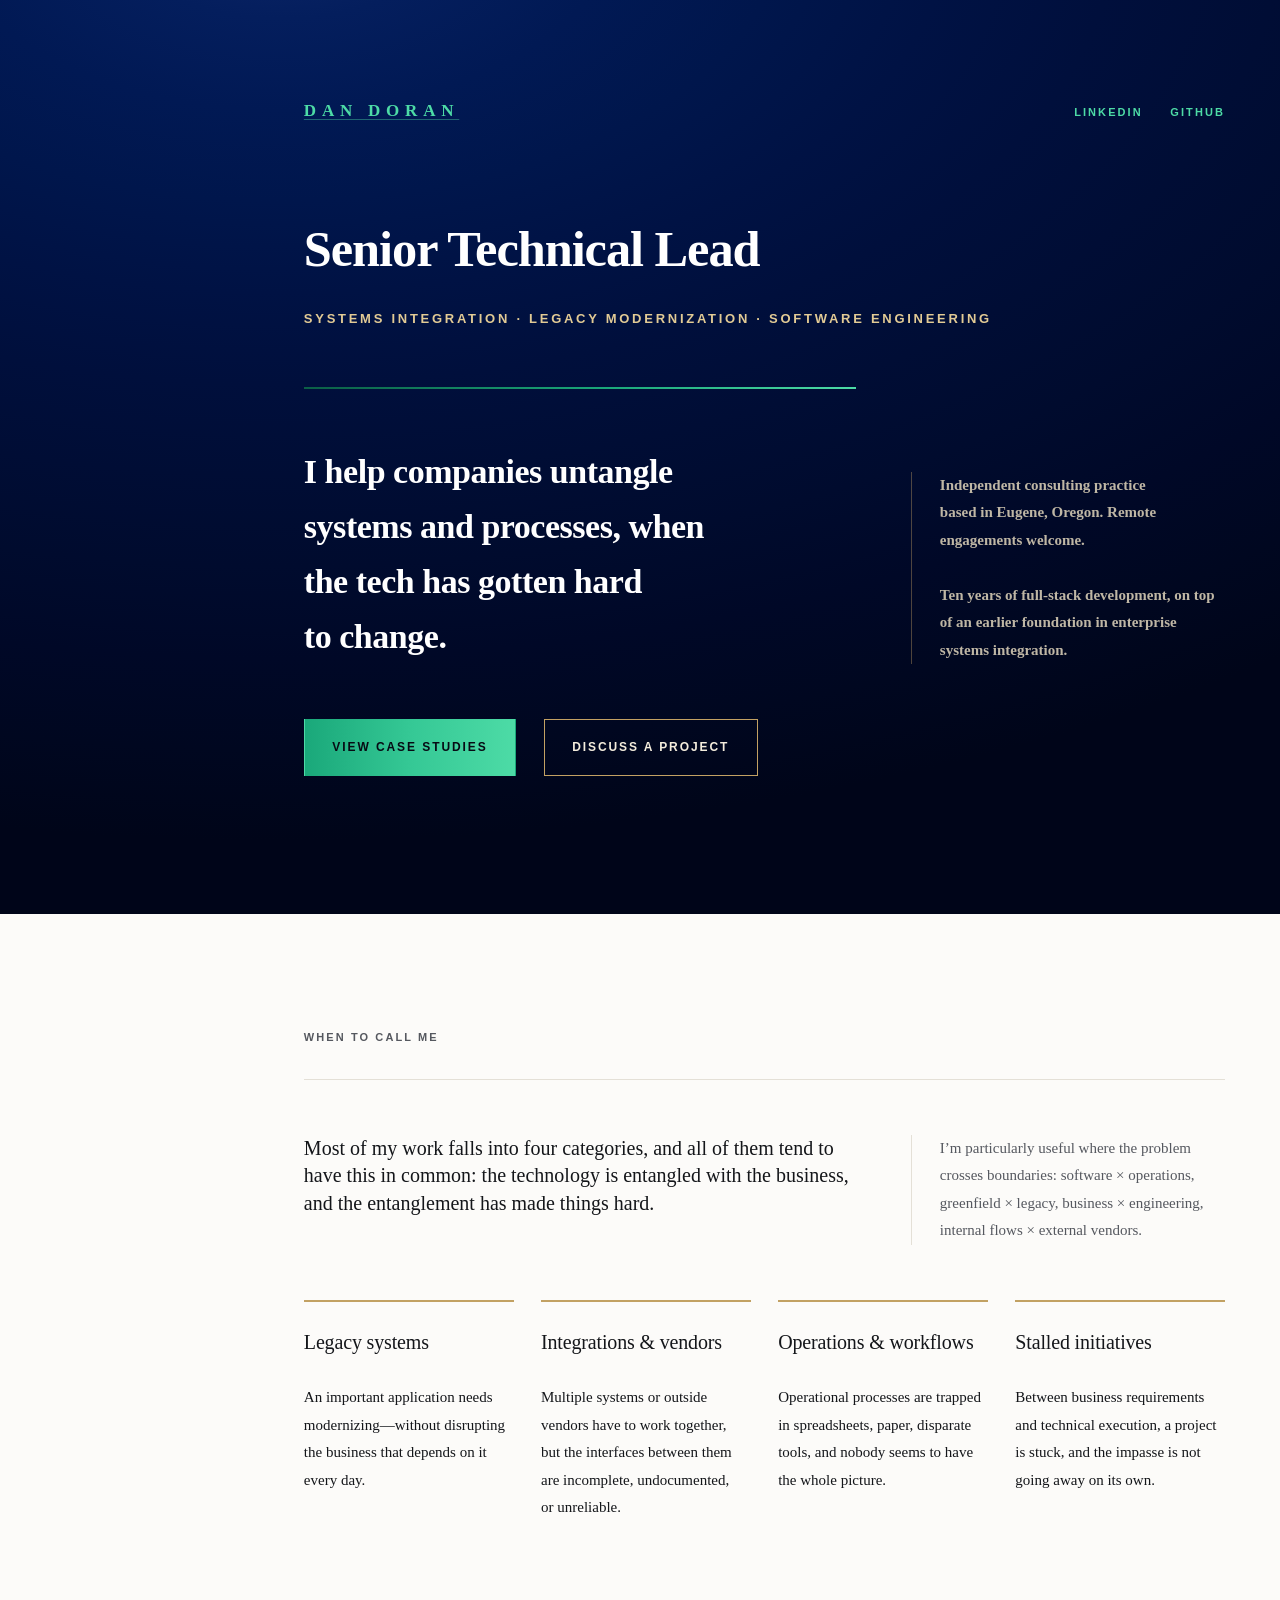
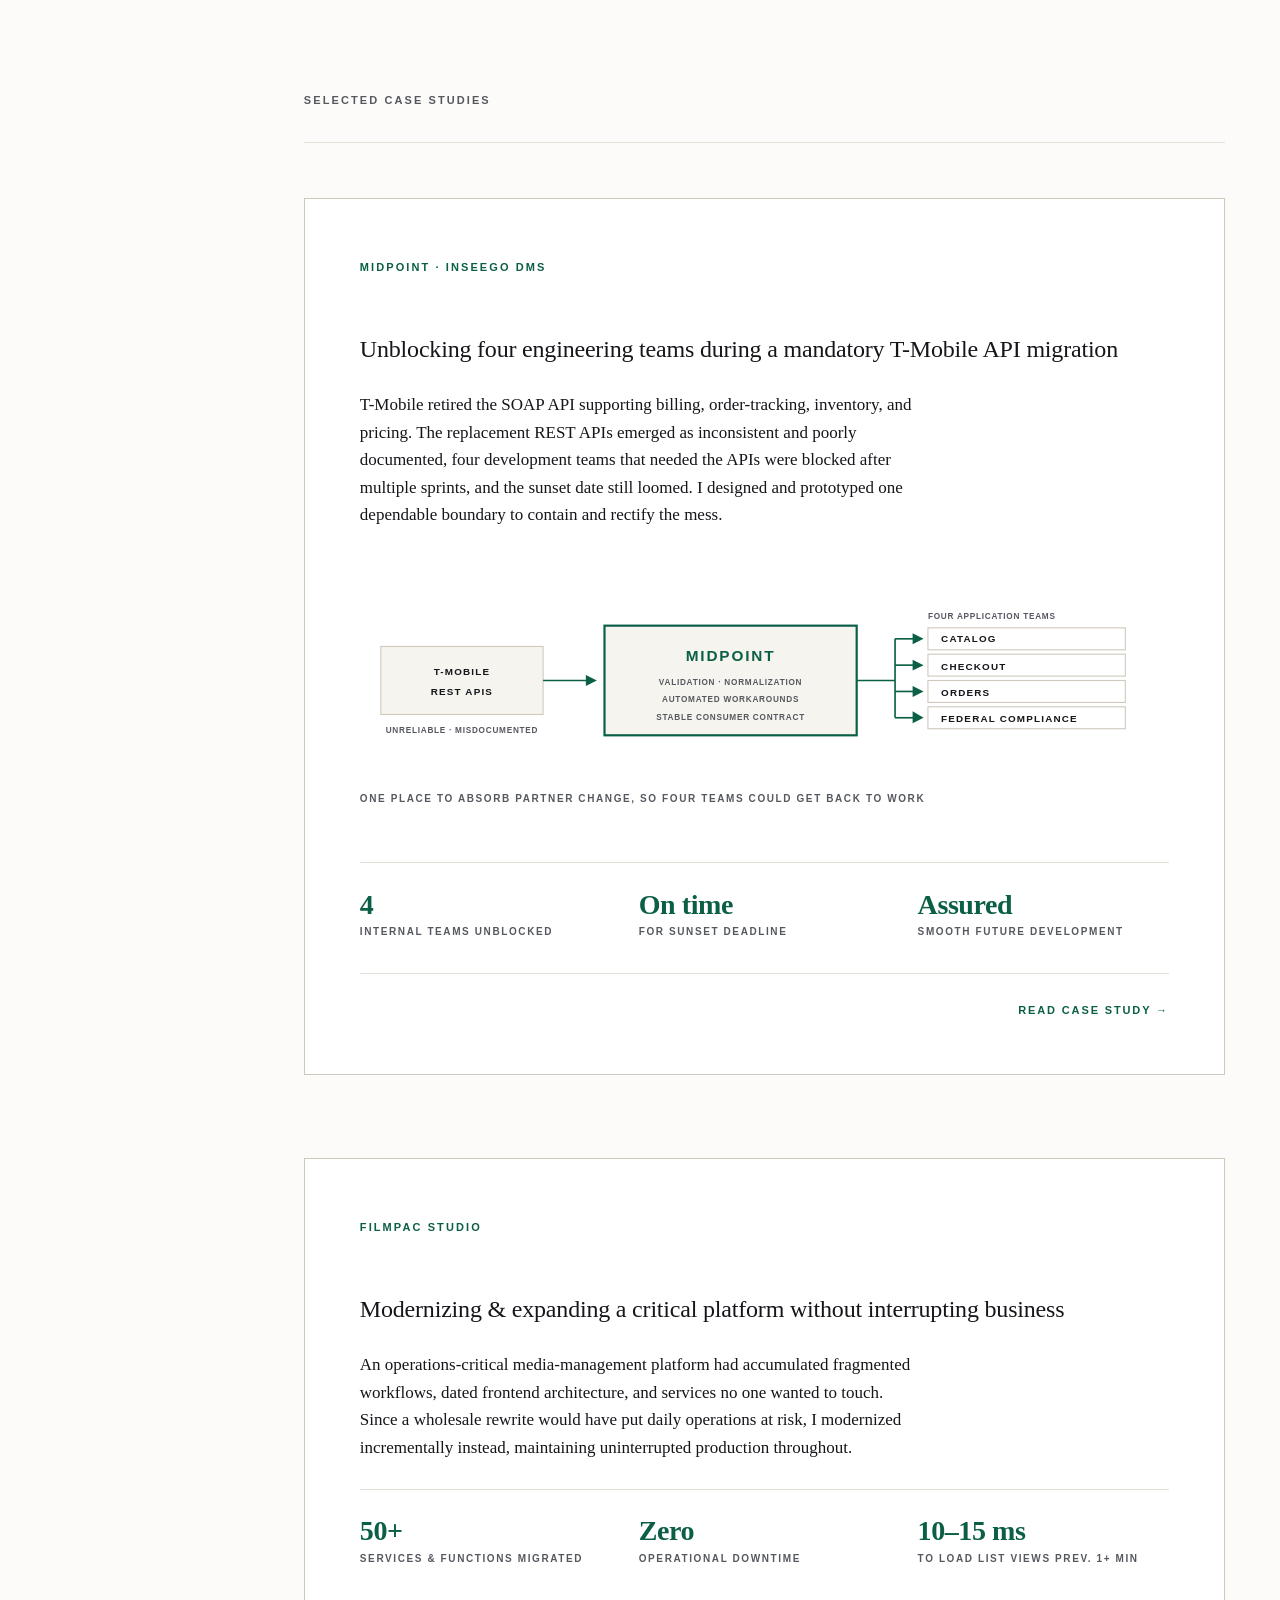
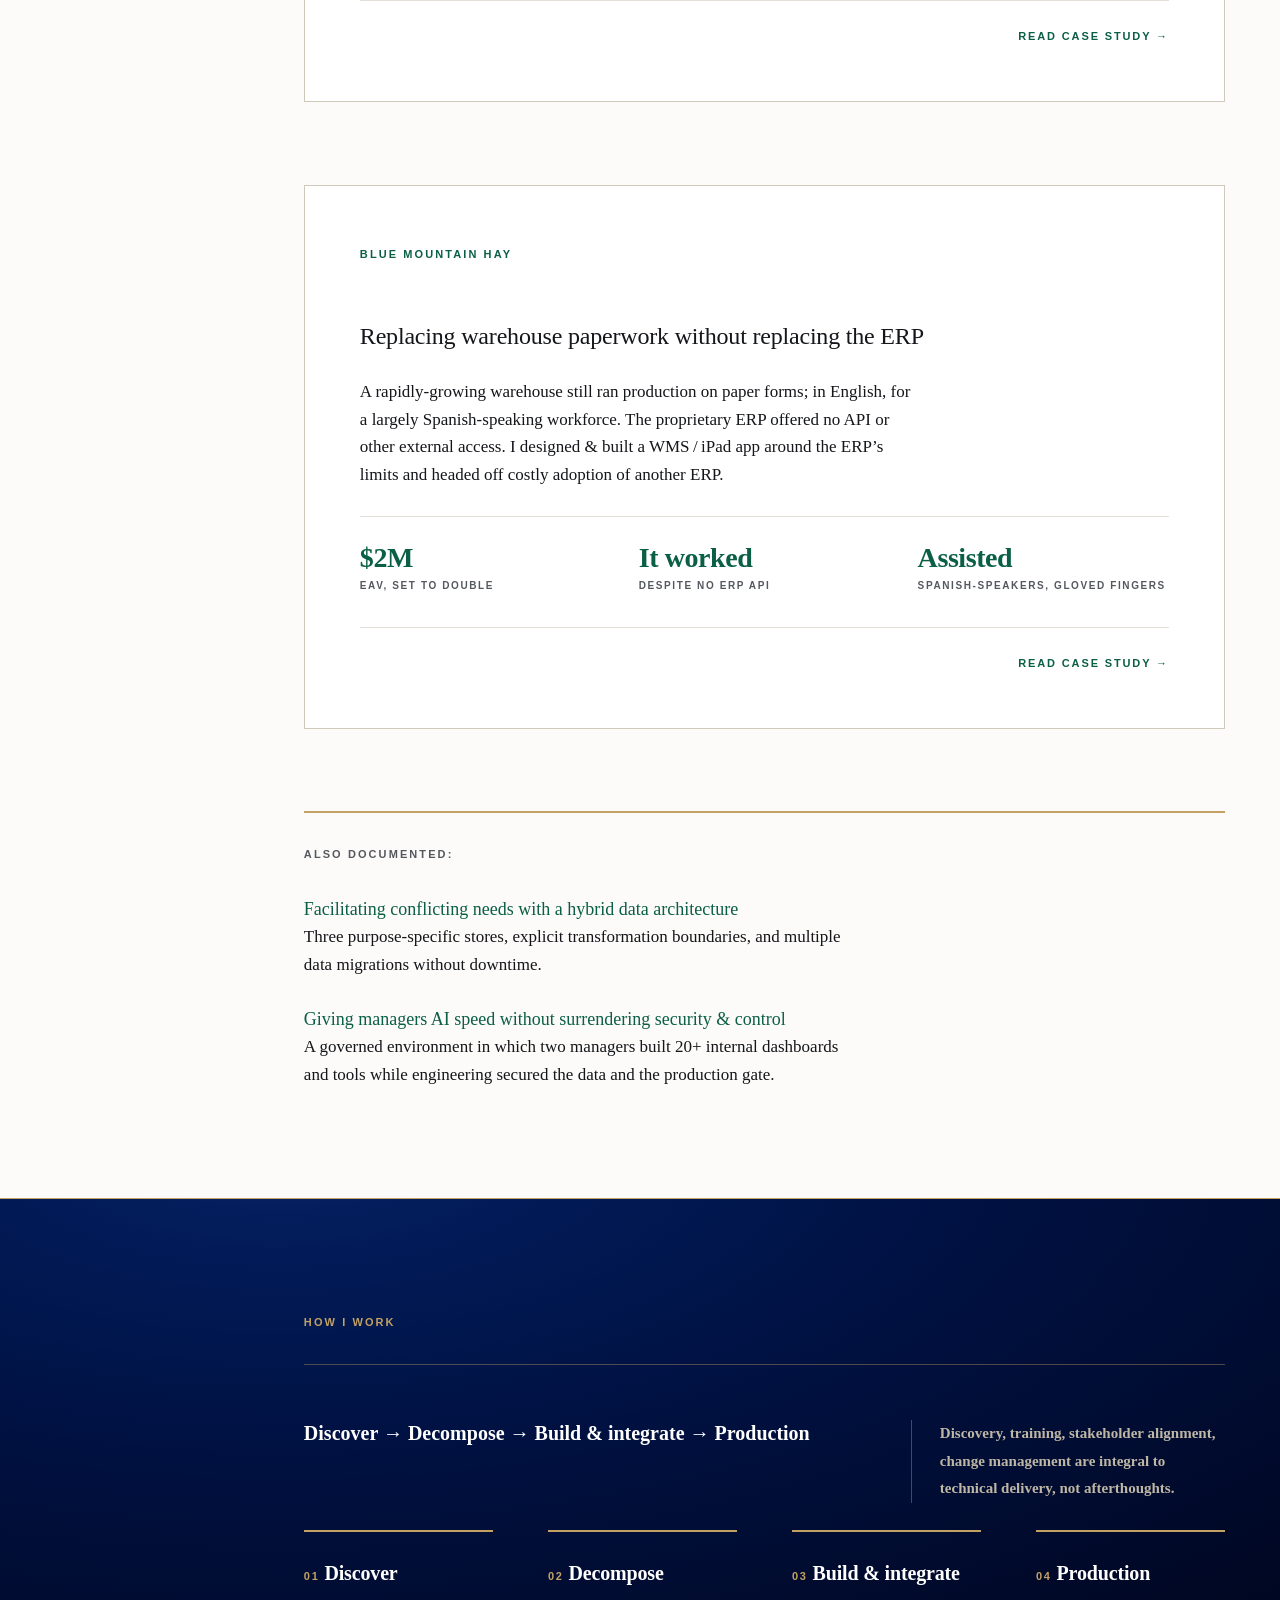
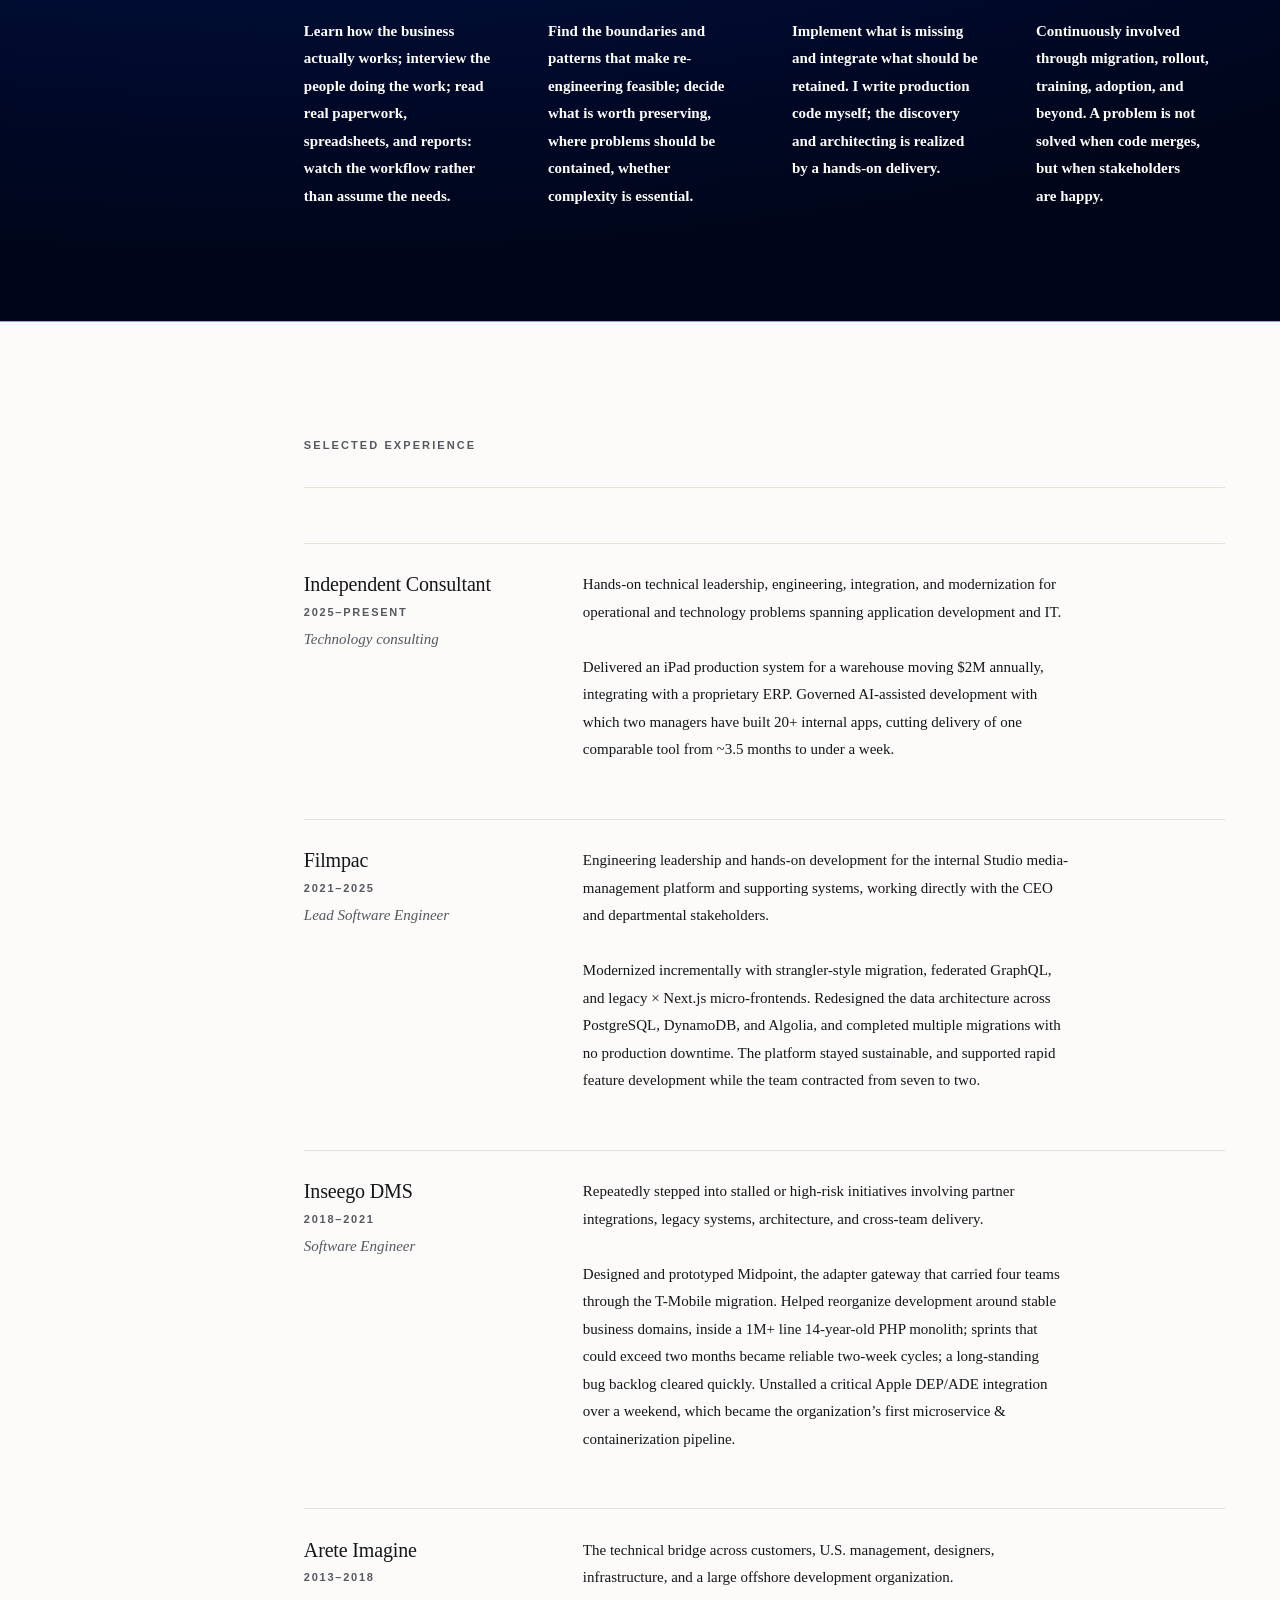
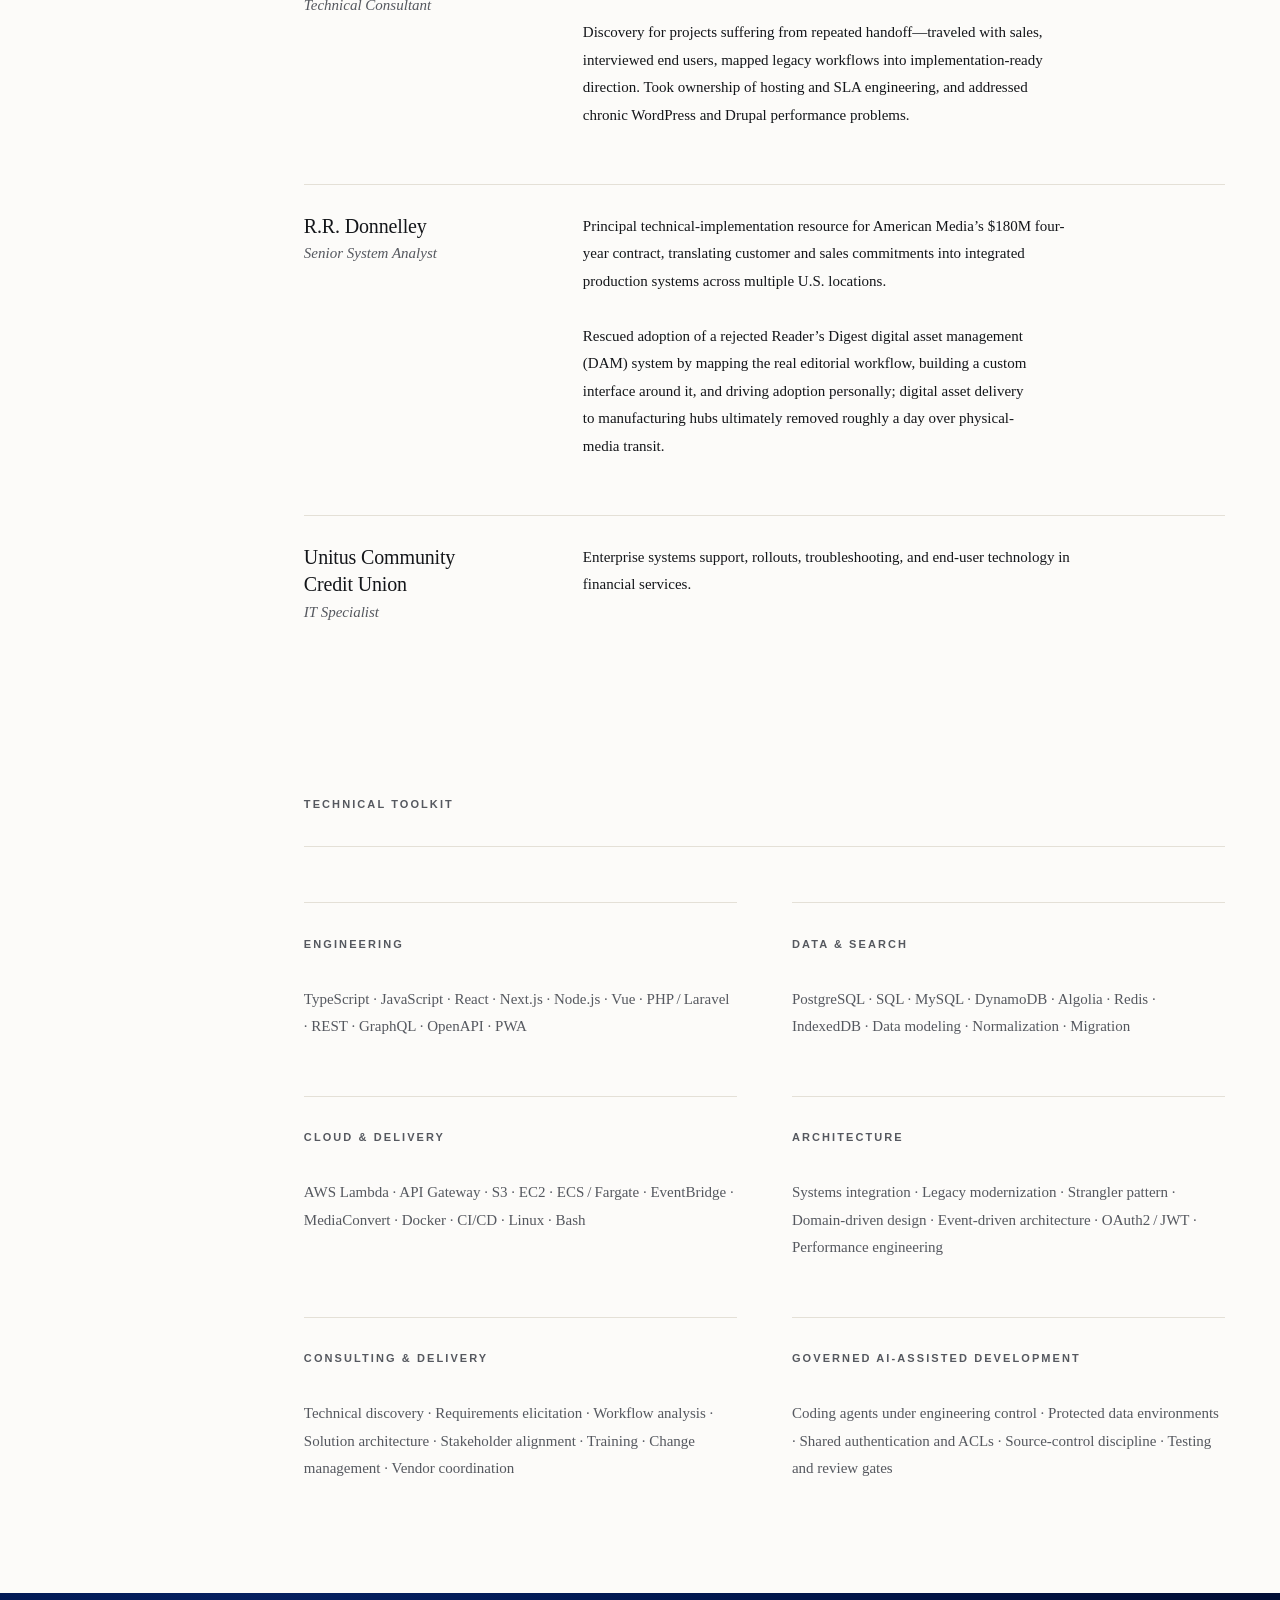
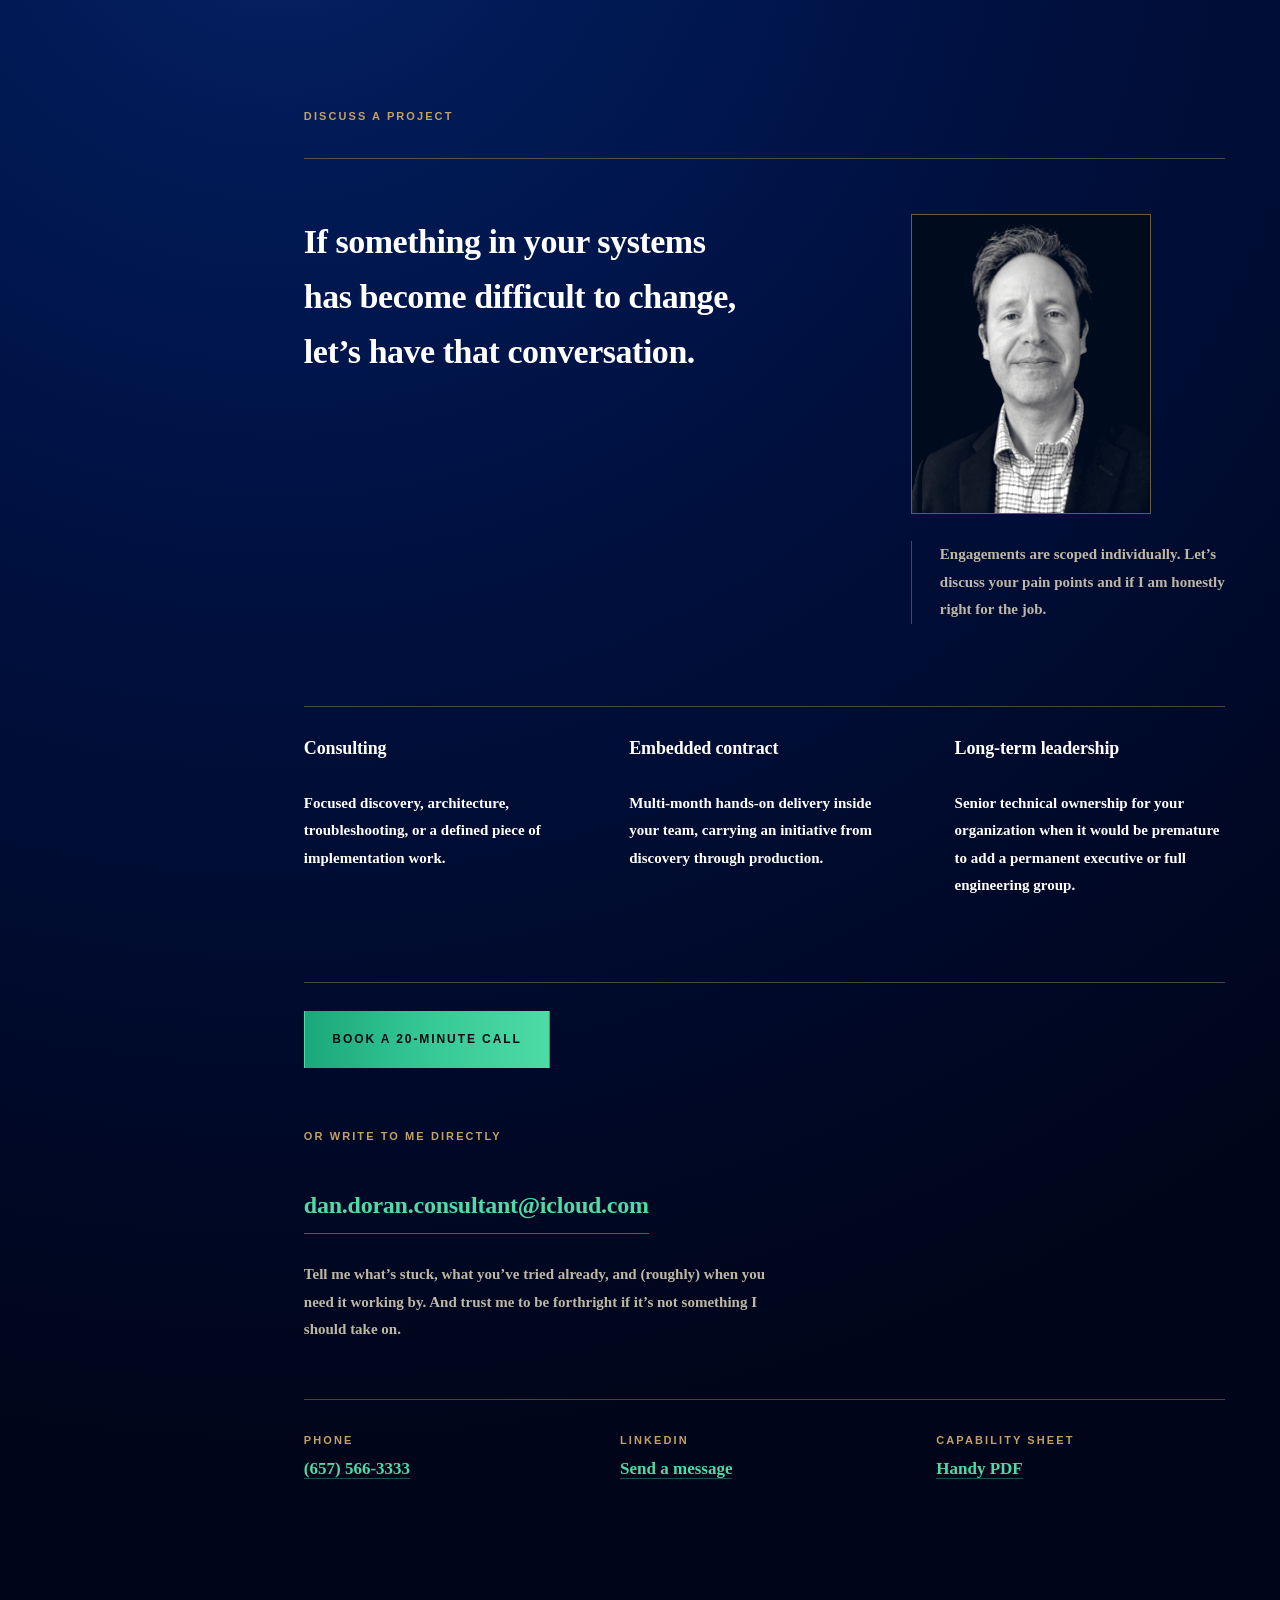
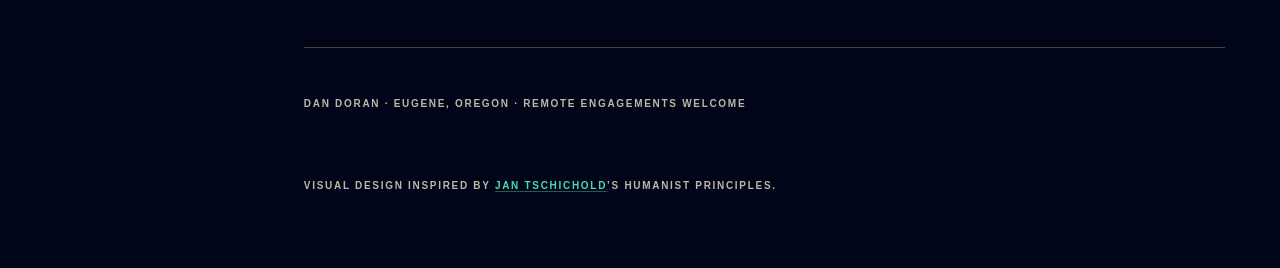
<file: index.html>
<!DOCTYPE html>
<html lang="en">
<head>
<meta charset="UTF-8">
<meta name="viewport" content="width=device-width, initial-scale=1.0">
<title>Dan Doran — Senior Technical Lead | Systems Integration & Legacy Modernization</title>
<meta name="description" content="Independent technical consulting for difficult existing systems. Dan Doran helps organizations untangle technical systems that have become difficult to change: legacy modernization, systems integration, and stalled initiatives.">
<meta name="author" content="Dan Doran">
<meta property="og:type" content="website">
<meta property="og:title" content="Dan Doran | Senior Technical Lead">
<meta property="og:description" content="I help companies untangle systems and processes, when the tech has gotten hard to change.">
<link rel="stylesheet" href="css/site.css">
</head>
<body>

<a class="skip-link" href="#main">Skip to content</a>

<header class="canvas band-night masthead">

    <a class="masthead__name" href="index.html">Dan Doran</a>

    <nav class="masthead__elsewhere" aria-label="Profiles">
        <a href="https://www.linkedin.com/in/dan-doran" target="_blank">LinkedIn</a>
        <a href="https://github.com/dan-doran" target="_blank">GitHub</a>
    </nav>

    <h1 class="hero__title">Senior Technical Lead</h1>

    <p class="hero__discipline">Systems Integration · Legacy Modernization · Software Engineering</p>

    <hr class="hero__rule">

    <p class="hero__statement">I help companies untangle systems and processes, when the tech has gotten hard to change.</p>

    <aside class="col-margin hero__note">
        <p>Independent consulting practice based in Eugene, Oregon. Remote engagements welcome.</p>
        <p>Ten years of full-stack development, on top of an earlier foundation in enterprise systems integration.</p>
    </aside>

    <p class="hero__actions">
        <a class="button button--primary" href="#work">View case studies</a>
        <a class="button button--ghost" href="#contact">Discuss a project</a>
    </p>

</header>


<main id="main">

<!-- ==================================================================== -->
<!-- WHEN TO CALL ME                                                      -->
<!-- ==================================================================== -->

<section id="when" class="canvas band-paper">

    <h2 class="section__label label">When to Call Me</h2>

    <p class="section__lede">Most of my work falls into four categories, and all of them tend to have this in common: the technology is entangled with the business, and the entanglement has made things hard.</p>

    <!-- Marginalia is placed by grid auto-flow, so it must follow the element
         it sits beside — not the block below it. -->
    <aside class="col-margin">
        <p>I’m particularly useful where the problem crosses boundaries: software&nbsp;&times; operations, greenfield&nbsp;&times; legacy, business&nbsp;&times; engineering, internal flows&nbsp;&times; external vendors.</p>
    </aside>

    <ul class="calls">
        <li>
            <h3>Legacy systems</h3>
            <p>An important application needs modernizing—without disrupting the business that depends on it every day.</p>
        </li>
        <li>
            <h3>Integrations &amp; vendors</h3>
            <p>Multiple systems or outside vendors have to work together, but the interfaces between them are incomplete, undocumented, or unreliable.</p>
        </li>
        <li>
            <h3>Operations &amp; workflows</h3>
            <p>Operational processes are trapped in spreadsheets, paper, disparate tools, and nobody seems to have the whole picture.</p>
        </li>
        <li>
            <h3>Stalled initiatives</h3>
            <p>Between business requirements and technical execution, a project is stuck, and the impasse is not going away on its own.</p>
        </li>
    </ul>

</section>


<!-- ==================================================================== -->
<!-- SELECTED CASE STUDIES                                                -->
<!-- ==================================================================== -->

<section id="work" class="canvas band-paper">

    <h2 class="section__label label">Selected Case Studies</h2>

    <!-- ---------------------------------------------------------------- -->
    <article class="study">

        <p class="study__label label">Midpoint · Inseego DMS</p>

        <h3 class="study__title"><a href="case-studies/midpoint-tmobile-api-migration.html">Unblocking four engineering teams during a mandatory T-Mobile API migration</a></h3>

        <p class="study__summary">T-Mobile retired the SOAP API supporting billing, order-tracking, inventory, and pricing. The replacement REST APIs emerged as inconsistent and poorly documented, four development teams that needed the APIs were blocked after multiple sprints, and the sunset date still loomed. I designed and prototyped one dependable boundary to contain and rectify the mess.</p>

        <figure class="diagram">
            <svg viewBox="-18 -8 738 164" role="img" aria-labelledby="dg1t dg1d">
                <title id="dg1t">Midpoint adapter service</title>
                <desc id="dg1d">Inconsistent T-Mobile REST APIs feed into a single “Midpoint” adapter handling validation, transformation, and workarounds, and serving a stable internal contract to four teams: catalog, checkout, orders, and federal compliance.</desc>

                <!-- Partner services -->
                <rect class="dg-fill" x="1" y="49" width="148" height="62"></rect>
                <rect class="dg-box" x="1" y="49" width="148" height="62"></rect>
                <text class="dg-t" x="75" y="75" text-anchor="middle">T-Mobile</text>
                <text class="dg-t" x="75" y="93" text-anchor="middle">REST APIs</text>
                <text class="dg-t dg-t--sm" x="75" y="128" text-anchor="middle">Unreliable · misdocumented</text>

                <!-- Trunk in -->
                <line class="dg-flow" x1="149" y1="80" x2="190" y2="80"></line>
                <polygon class="dg-head" points="198,80 188,75 188,85"></polygon>

                <!-- Midpoint -->
                <rect class="dg-fill" x="205" y="30" width="230" height="100"></rect>
                <rect class="dg-box-hi" x="205" y="30" width="230" height="100"></rect>
                <text class="dg-t dg-t--hi" x="320" y="62" text-anchor="middle" style="font-size:14px">Midpoint</text>
                <text class="dg-t dg-t--sm" x="320" y="84" text-anchor="middle">Validation · normalization</text>
                <text class="dg-t dg-t--sm" x="320" y="100" text-anchor="middle">Automated workarounds</text>
                <text class="dg-t dg-t--sm" x="320" y="116" text-anchor="middle">Stable consumer contract</text>

                <!-- Trunk out, spine, stubs -->
                <line class="dg-flow" x1="435" y1="80" x2="470" y2="80"></line>
                <line class="dg-flow" x1="470" y1="42" x2="470" y2="114"></line>
                <line class="dg-flow" x1="470" y1="42"  x2="488" y2="42"></line>
                <line class="dg-flow" x1="470" y1="66"  x2="488" y2="66"></line>
                <line class="dg-flow" x1="470" y1="90"  x2="488" y2="90"></line>
                <line class="dg-flow" x1="470" y1="114" x2="488" y2="114"></line>
                <polygon class="dg-head" points="496,42 486,37 486,47"></polygon>
                <polygon class="dg-head" points="496,66 486,61 486,71"></polygon>
                <polygon class="dg-head" points="496,90 486,85 486,95"></polygon>
                <polygon class="dg-head" points="496,114 486,108 486,119"></polygon>

                <!-- Consuming teams -->
                <text class="dg-t dg-t--sm" x="500" y="24">Four application teams</text>
                <rect class="dg-box" x="500" y="32" width="180" height="20"></rect>
                <rect class="dg-box" x="500" y="56" width="180" height="20"></rect>
                <rect class="dg-box" x="500" y="80" width="180" height="20"></rect>
                <rect class="dg-box" x="500" y="104" width="180" height="20"></rect>
                <text class="dg-t" x="512" y="45">Catalog</text>
                <text class="dg-t" x="512" y="70">Checkout</text>
                <text class="dg-t" x="512" y="94">Orders</text>
                <text class="dg-t" x="512" y="118">Federal compliance</text>
            </svg>
            <figcaption>One place to absorb partner change, so four teams could get back to work</figcaption>
        </figure>

        <dl class="stats">
            <div><dt>4</dt><dd>Internal teams unblocked</dd></div>
            <div><dt>On time</dt><dd>For sunset deadline</dd></div>
            <div><dt>Assured</dt><dd>Smooth future development</dd></div>
        </dl>

        <a class="study__more" href="case-studies/midpoint-tmobile-api-migration.html">Read case study →</a>

    </article>

    <!-- ---------------------------------------------------------------- -->
    <article class="study">

        <p class="study__label label">Filmpac Studio</p>

        <h3 class="study__title"><a href="case-studies/filmpac-platform-modernization.html">Modernizing &amp; expanding a critical platform without interrupting business</a></h3>

        <p class="study__summary">An operations-critical media-management platform had accumulated fragmented workflows, dated frontend architecture, and services no one wanted to touch. Since a wholesale rewrite would have put daily operations at risk, I modernized incrementally instead, maintaining uninterrupted production throughout.</p>

        <dl class="stats">
            <div><dt>50+</dt><dd>Services &amp; functions migrated</dd></div>
            <div><dt>Zero</dt><dd>Operational downtime</dd></div>
            <div><dt>10–15 ms</dt><dd>To load list views prev. 1+ min</dd></div>
        </dl>

        <a class="study__more" href="case-studies/filmpac-platform-modernization.html">Read case study →</a>

    </article>

    <!-- ---------------------------------------------------------------- -->
    <article class="study">

        <p class="study__label label">Blue Mountain Hay</p>

        <h3 class="study__title"><a href="case-studies/blue-mountain-hay-warehouse-system.html">Replacing warehouse paperwork without replacing the ERP</a></h3>

        <p class="study__summary">A rapidly-growing warehouse still ran production on paper forms; in English, for a largely Spanish-speaking workforce. The proprietary ERP offered no API or other external access. I designed &amp; built a WMS&thinsp;/&thinsp;iPad app around the ERP’s limits and headed off costly adoption of another ERP.</p>

        <dl class="stats">
            <div><dt>$2M</dt><dd>EAV, set to double</dd></div>
            <div><dt>It worked</dt><dd>Despite no ERP API</dd></div>
            <div><dt>Assisted</dt><dd>Spanish-speakers, gloved fingers</dd></div>
        </dl>

        <a class="study__more" href="case-studies/blue-mountain-hay-warehouse-system.html">Read case study →</a>

    </article>

    <!-- ---------------------------------------------------------------- -->
    <section class="further">
        <h2 class="label">Also documented:</h2>
        <ul>
            <li>
                <h4><a href="case-studies/filmpac-hybrid-data-architecture.html">Facilitating conflicting needs with a hybrid data architecture</a></h4>
                <p>Three purpose-specific stores, explicit transformation boundaries, and multiple data migrations without downtime.</p>
            </li>
            <li>
                <h4><a href="case-studies/governed-ai-assisted-development.html">Giving managers AI speed without surrendering security &amp; control</a></h4>
                <p>A governed environment in which two managers built 20+ internal dashboards and tools while engineering secured the data and the production gate.</p>
            </li>
        </ul>
    </section>

</section>


<!-- ==================================================================== -->
<!-- HOW I WORK                                                           -->
<!-- ==================================================================== -->

<section id="how" class="canvas band-night">

    <h2 class="section__label label">How I Work</h2>

    <p class="section__lede">Discover → Decompose → Build &amp; integrate → Production</p>

    <aside class="col-margin">
        <p>Discovery, training, stakeholder alignment, change management are integral to technical delivery, not afterthoughts.</p>
    </aside>

    <ol class="method">
        <li>
            <h3>Discover</h3>
            <p>Learn how the business actually works; interview the people doing the work; read real paperwork, spreadsheets, and reports: watch the workflow rather than assume the needs.</p>
        </li>
        <li>
            <h3>Decompose</h3>
            <p>Find the boundaries and patterns that make re-engineering feasible; decide what is worth preserving, where problems should be contained, whether complexity is essential.</p>
        </li>
        <li>
            <h3>Build &amp; integrate</h3>
            <p>Implement what is missing and integrate what should be retained. I write production code myself; the discovery and architecting is realized by a hands-on delivery.</p>
        </li>
        <li>
            <h3>Production</h3>
            <p>Continuously involved through migration, rollout, training, adoption, and beyond. A problem is not solved when code merges, but when stakeholders are happy.</p>
        </li>
    </ol>

</section>


<!-- ==================================================================== -->
<!-- SELECTED EXPERIENCE                                                  -->
<!-- ==================================================================== -->

<section id="experience" class="canvas band-paper">

    <h2 class="section__label label">Selected Experience</h2>

    <ul class="roles">
        <li>
            <div class="roles__meta">
                <h3 class="roles__org">Independent Consultant</h3>
                <span class="roles__span">2025–present</span>
                <p class="roles__title">Technology consulting</p>
            </div>
            <div class="roles__body">
                <p>Hands-on technical leadership, engineering, integration, and modernization for operational and technology problems spanning application development and IT.</p>
                <p>Delivered an iPad production system for a warehouse moving $2M annually, integrating with a proprietary ERP. Governed AI-assisted development with which two managers have built 20+ internal apps, cutting delivery of one comparable tool from ~3.5 months to under a week.</p>
            </div>
        </li>
        <li>
            <div class="roles__meta">
                <h3 class="roles__org">Filmpac</h3>
                <span class="roles__span">2021–2025</span>
                <p class="roles__title">Lead Software Engineer</p>
            </div>
            <div class="roles__body">
                <p>Engineering leadership and hands-on development for the internal Studio media-management platform and supporting systems, working directly with the CEO and departmental stakeholders.</p>
                <p>Modernized incrementally with strangler-style migration, federated GraphQL, and legacy&nbsp;&times; Next.js micro-frontends. Redesigned the data architecture across PostgreSQL, DynamoDB, and Algolia, and completed multiple migrations with no production downtime. The platform stayed sustainable, and supported rapid feature development while the team contracted from seven to two.</p>
            </div>
        </li>
        <li>
            <div class="roles__meta">
                <h3 class="roles__org">Inseego DMS</h3>
                <span class="roles__span">2018–2021</span>
                <p class="roles__title">Software Engineer</p>
            </div>
            <div class="roles__body">
                <p>Repeatedly stepped into stalled or high-risk initiatives involving partner integrations, legacy systems, architecture, and cross-team delivery.</p>
                <p>Designed and prototyped Midpoint, the adapter gateway that carried four teams through the T-Mobile migration. Helped reorganize development around stable business domains, inside a 1M+ line 14-year-old PHP monolith; sprints that could exceed two months became reliable two-week cycles; a long-standing bug backlog cleared quickly. Unstalled a critical Apple DEP/ADE integration over a weekend, which became the organization’s first microservice &amp; containerization pipeline.</p>
            </div>
        </li>
        <li>
            <div class="roles__meta">
                <h3 class="roles__org">Arete Imagine</h3>
                <span class="roles__span">2013–2018</span>
                <p class="roles__title">Technical Consultant</p>
            </div>
            <div class="roles__body">
                <p>The technical bridge across customers, U.S. management, designers, infrastructure, and a large offshore development organization.</p>
                <p>Discovery for projects suffering from repeated handoff—traveled with sales, interviewed end users, mapped legacy workflows into implementation-ready direction. Took ownership of hosting and SLA engineering, and addressed chronic WordPress and Drupal performance problems.</p>
            </div>
        </li>
        <li>
            <div class="roles__meta">
                <h3 class="roles__org">R.R. Donnelley</h3>
                <p class="roles__title">Senior System Analyst</p>
            </div>
            <div class="roles__body">
                <p>Principal technical-implementation resource for American Media’s $180M four-year contract, translating customer and sales commitments into integrated production systems across multiple U.S. locations.</p>
                <p>Rescued adoption of a rejected Reader’s Digest digital asset management (DAM) system by mapping the real editorial workflow, building a custom interface around it, and driving adoption personally; digital asset delivery to manufacturing hubs ultimately removed roughly a day over physical-media transit.</p>
            </div>
        </li>
        <li>
            <div class="roles__meta">
                <h3 class="roles__org">Unitus Community Credit Union</h3>
                <p class="roles__title">IT Specialist</p>
            </div>
            <div class="roles__body">
                <p>Enterprise systems support, rollouts, troubleshooting, and end-user technology in financial services.</p>
            </div>
        </li>
    </ul>

</section>


<!-- ==================================================================== -->
<!-- TECHNICAL TOOLKIT                                                    -->
<!-- ==================================================================== -->

<section id="toolkit" class="canvas band-paper">

    <h2 class="section__label label">Technical Toolkit</h2>

    <dl class="toolkit">
        <div>
            <dt class="label">Engineering</dt>
            <dd>TypeScript · JavaScript · React · Next.js · Node.js · Vue · PHP&thinsp;/&thinsp;Laravel · REST · GraphQL · OpenAPI · PWA</dd>
        </div>
        <div>
            <dt class="label">Data &amp; search</dt>
            <dd>PostgreSQL · SQL · MySQL · DynamoDB · Algolia · Redis · IndexedDB · Data modeling · Normalization · Migration</dd>
        </div>
        <div>
            <dt class="label">Cloud &amp; delivery</dt>
            <dd>AWS Lambda · API Gateway · S3 · EC2 · ECS&thinsp;/&thinsp;Fargate · EventBridge · MediaConvert · Docker · CI/CD · Linux · Bash</dd>
        </div>
        <div>
            <dt class="label">Architecture</dt>
            <dd>Systems integration · Legacy modernization · Strangler pattern · Domain-driven design · Event-driven architecture · OAuth2&thinsp;/&thinsp;JWT · Performance engineering</dd>
        </div>
        <div>
            <dt class="label">Consulting &amp; delivery</dt>
            <dd>Technical discovery · Requirements elicitation · Workflow analysis · Solution architecture · Stakeholder alignment · Training · Change management · Vendor coordination</dd>
        </div>
        <div>
            <dt class="label">Governed AI-assisted development</dt>
            <dd>Coding agents under engineering control · Protected data environments · Shared authentication and ACLs · Source-control discipline · Testing and review gates</dd>
        </div>
    </dl>

</section>

</main>


<!-- ==================================================================== -->
<!-- DISCUSS A PROJECT                                                    -->
<!-- ==================================================================== -->

<section id="contact" class="canvas band-night">

    <h2 class="section__label label">Discuss a Project</h2>

    <p class="contact__statement">If something in your systems has become difficult to change, let’s have that conversation.</p>

    <figure class="portrait contact__portrait">
        <img src="img/dan-doran.jpg" width="480" height="640" alt="Dan Doran" loading="lazy">
    </figure>

    <aside class="col-margin">
        <p>Engagements are scoped individually. Let’s discuss your pain points and if I am honestly right for the job.</p>
    </aside>

    <div class="contact__modes">
        <div>
            <h3>Consulting</h3>
            <p>Focused discovery, architecture, troubleshooting, or a defined piece of implementation work.</p>
        </div>
        <div>
            <h3>Embedded contract</h3>
            <p>Multi-month hands-on delivery inside your team, carrying an initiative from discovery through production.</p>
        </div>
        <div>
            <h3>Long-term leadership</h3>
            <p>Senior technical ownership for your organization when it would be premature to add a permanent executive or full engineering group.</p>
        </div>
    </div>

    <!-- Primary action. One low-commitment first step, ahead of everything. -->
    <p class="contact__actions">
        <a class="button button--primary" href="https://cal.com/dan-doran">Book a 20-minute call</a>
    </p>

    <!-- Alternative, with the prompt that tells people what to say. -->
    <p class="contact__or label">Or write to me directly</p>

    <p class="contact__direct">
        <!-- TODO Confirm this is the address you want published. -->
        <a class="contact__email" href="mailto:dan.doran.consultant@icloud.com?subject=Project%20inquiry">dan.doran.consultant@icloud.com</a>
    </p>

    <p class="contact__prompt">Tell me what’s stuck, what you’ve tried already, and (roughly) when you need it working by. And trust me to be forthright if it’s not something I should take on.</p>

    <!-- Secondary routes, set quietly. -->
    <ul class="contact__more">
        <li>
            <span class="label">Phone</span>
            <a href="tel:+16575663333">(657) 566-3333</a>
        </li>
        <li>
            <span class="label">LinkedIn</span>
            <a href="https://www.linkedin.com/in/dan-doran" target="_blank">Send a message</a>
        </li>
        <li>
            <span class="label">Capability sheet</span>
            <a href="pdf/dan-doran-capability-sheet.pdf" target="_blank">Handy PDF</a>
        </li>
    </ul>

</section>

<footer class="canvas band-night colophon">
    <div class="colophon__line">
        <span>Dan Doran · Eugene, Oregon · Remote engagements welcome</span>
        <span>Visual design inspired by <a href="https://en.wikipedia.org/wiki/Jan_Tschichold" target="_blank">Jan Tschichold</a>’s humanist principles.</span>
    </div>
</footer>

</body>
</html>
</file>
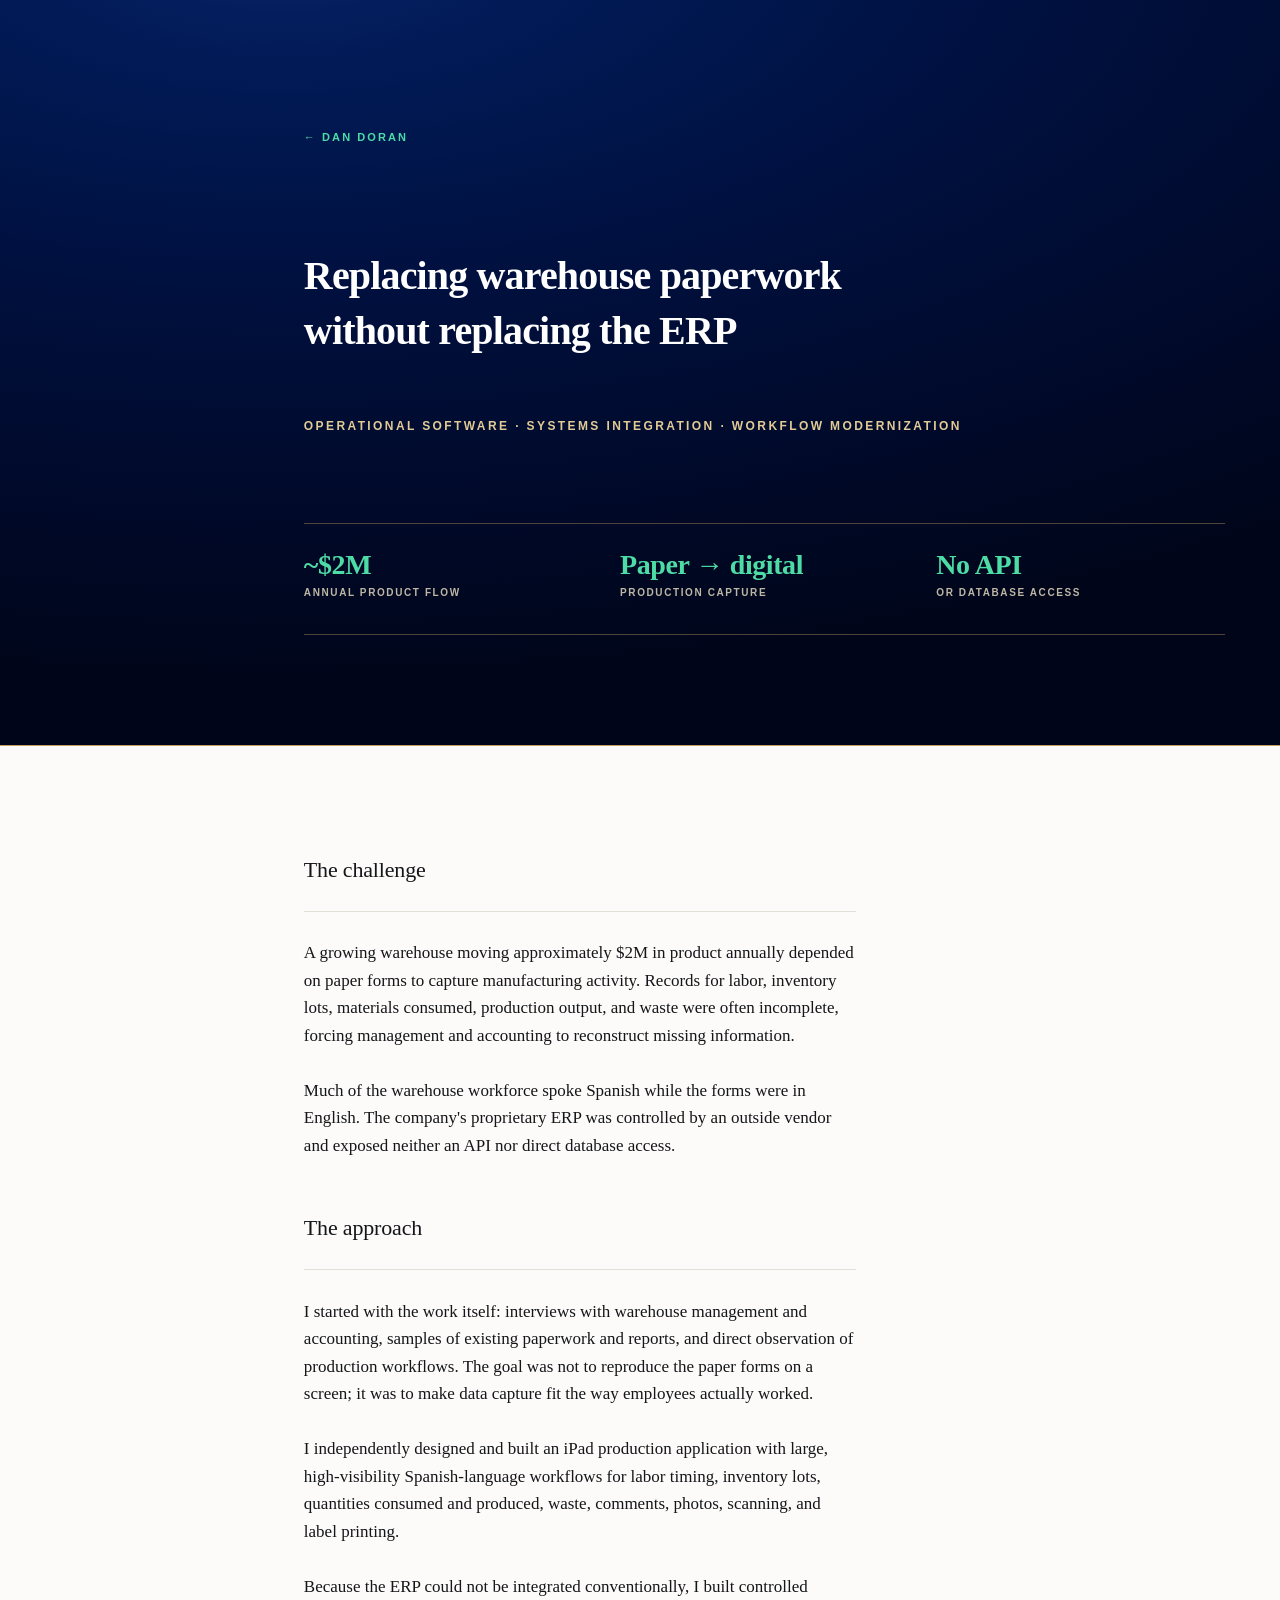
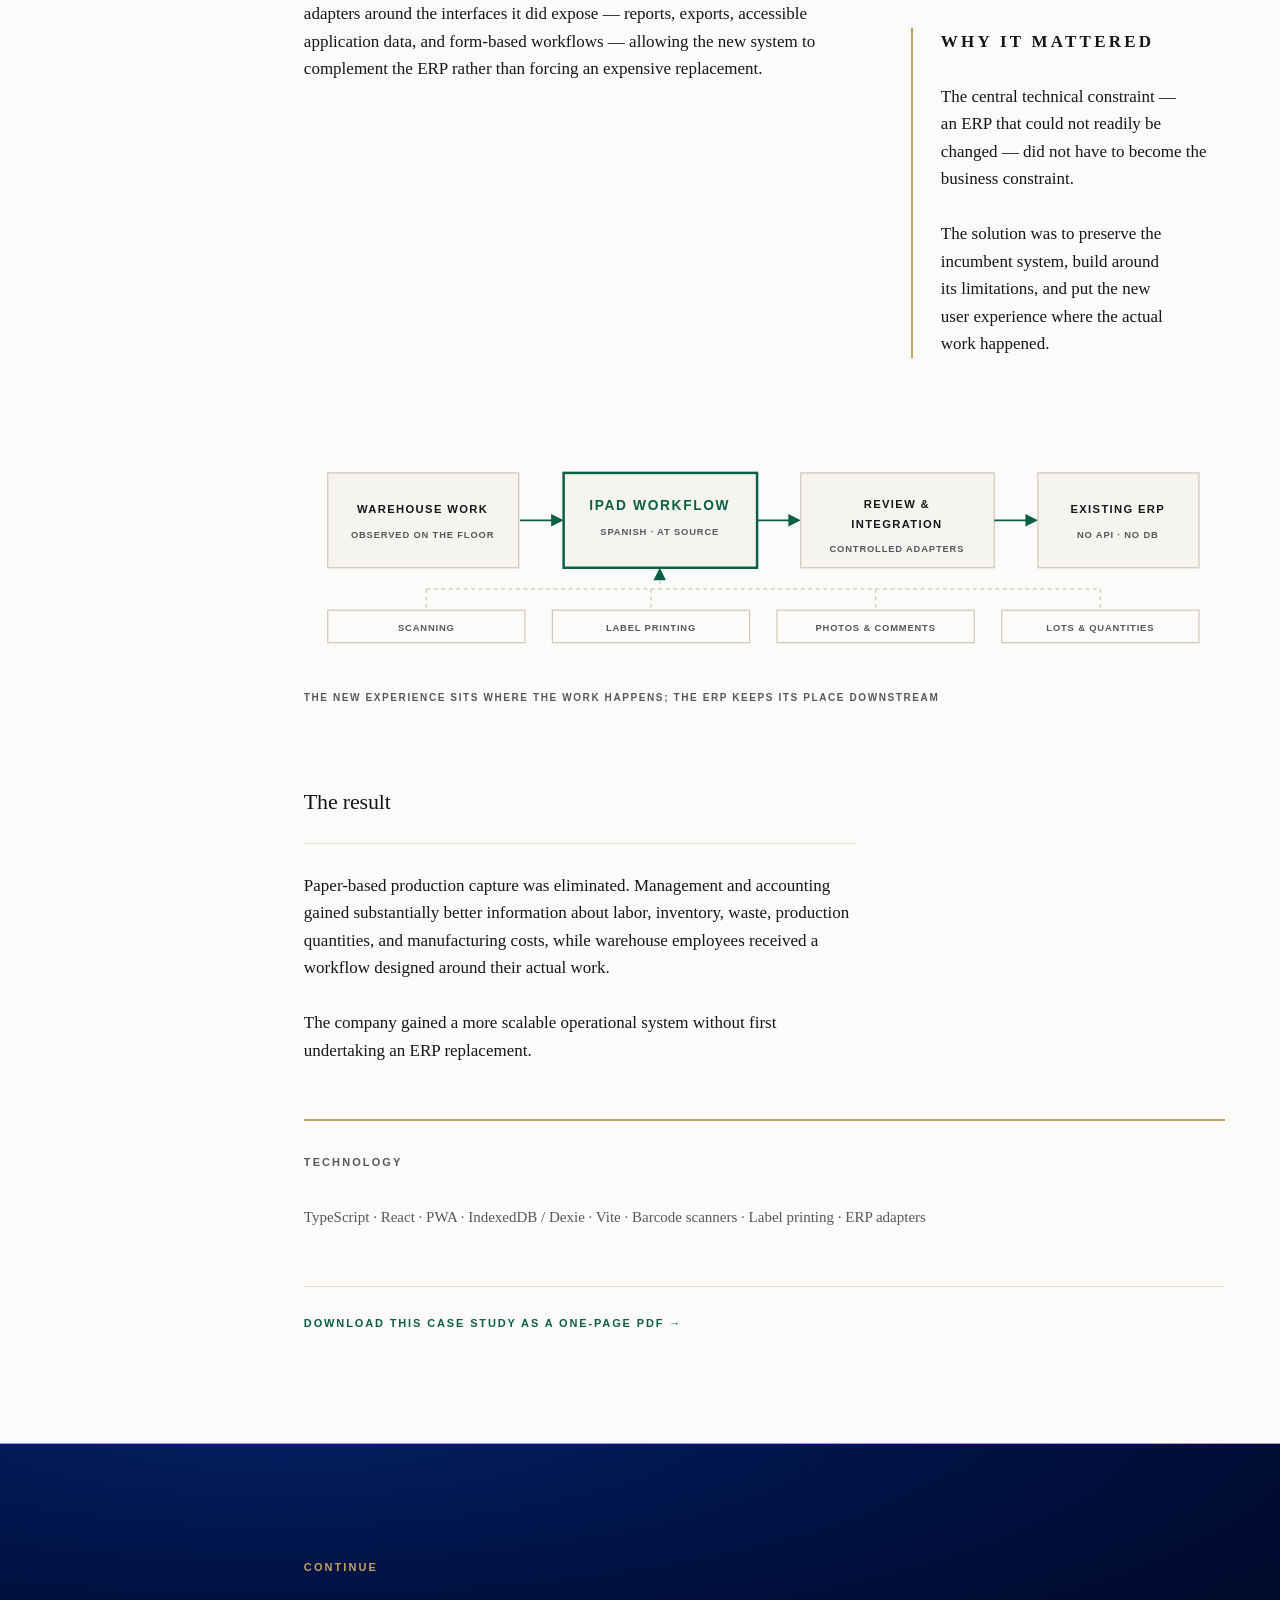
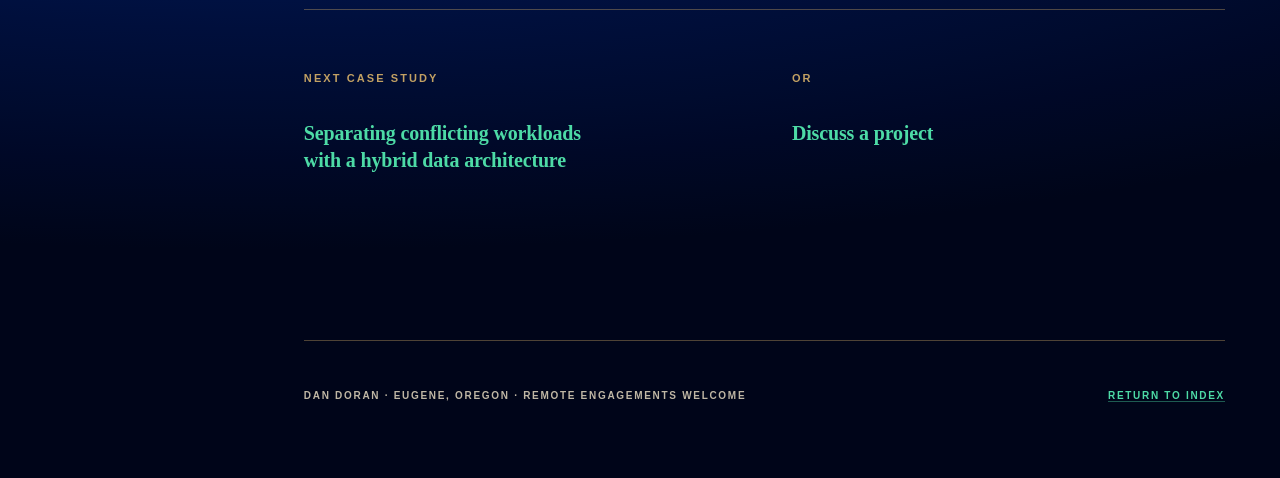
<file: case-studies/blue-mountain-hay-warehouse-system.html>
<!DOCTYPE html>
<html lang="en">
<head>
<meta charset="UTF-8">
<meta name="viewport" content="width=device-width, initial-scale=1.0">
<title>Replacing warehouse paperwork without replacing the ERP — Dan Doran</title>
<meta name="description" content="Case study: an iPad production application with Spanish-language workflows replaced paper capture in a warehouse moving ~$2M annually, integrating with a proprietary ERP that exposed neither an API nor database access.">
<meta name="author" content="Dan Doran">
<link rel="stylesheet" href="../css/site.css">
</head>
<body>

<a class="skip-link" href="#main">Skip to content</a>

<header class="canvas band-night">

    <a class="backlink" href="../index.html">← Dan Doran</a>

    <h1 class="article__title">Replacing warehouse paperwork without replacing the ERP</h1>

    <p class="article__discipline">Operational Software · Systems Integration · Workflow Modernization</p>

    <dl class="stats article__stats">
        <div><dt>~$2M</dt><dd>Annual product flow</dd></div>
        <div><dt>Paper → digital</dt><dd>Production capture</dd></div>
        <div><dt>No API</dt><dd>Or database access</dd></div>
    </dl>

</header>


<main id="main" class="canvas band-paper article">

    <h2>The challenge</h2>

    <p>A growing warehouse moving approximately $2M in product annually depended on paper forms to capture manufacturing activity. Records for labor, inventory lots, materials consumed, production output, and waste were often incomplete, forcing management and accounting to reconstruct missing information.</p>

    <p>Much of the warehouse workforce spoke Spanish while the forms were in English. The company's proprietary ERP was controlled by an outside vendor and exposed neither an API nor direct database access.</p>

    <h2>The approach</h2>

    <p>I started with the work itself: interviews with warehouse management and accounting, samples of existing paperwork and reports, and direct observation of production workflows. The goal was not to reproduce the paper forms on a screen; it was to make data capture fit the way employees actually worked.</p>

    <p>I independently designed and built an iPad production application with large, high-visibility Spanish-language workflows for labor timing, inventory lots, quantities consumed and produced, waste, comments, photos, scanning, and label printing.</p>

    <p>Because the ERP could not be integrated conventionally, I built controlled adapters around the interfaces it did expose — reports, exports, accessible application data, and form-based workflows — allowing the new system to complement the ERP rather than forcing an expensive replacement.</p>

    <aside class="article__why">
        <p class="label">Why it mattered</p>
        <p>The central technical constraint — an ERP that could not readily be changed — did not have to become the business constraint.</p>
        <p>The solution was to preserve the incumbent system, build around its limitations, and put the new user experience where the actual work happened.</p>
    </aside>

    <figure class="diagram article__figure">
        <svg viewBox="-18 -8 738 200" role="img" aria-labelledby="dgt dgd">
            <title id="dgt">Warehouse capture path around an unmodifiable ERP</title>
            <desc id="dgd">Warehouse work observed on the floor feeds an iPad workflow in Spanish that captures data at the source. That passes through a review and integration step built from controlled adapters, and on into the existing ERP, which offers no API and no database access. Scanning, label printing, photos and comments, and lots and quantities all feed the iPad workflow.</desc>

            <rect class="dg-fill" x="1" y="40" width="153" height="76"></rect>
            <rect class="dg-box" x="1" y="40" width="153" height="76"></rect>
            <text class="dg-t" x="77" y="72" text-anchor="middle">Warehouse work</text>
            <text class="dg-t dg-t--sm" x="77" y="92" text-anchor="middle">Observed on the floor</text>

            <line class="dg-flow" x1="155" y1="78" x2="182" y2="78"></line>
            <polygon class="dg-head" points="190,78 180,73 180,83"></polygon>

            <rect class="dg-fill" x="190" y="40" width="155" height="76"></rect>
            <rect class="dg-box-hi" x="190" y="40" width="155" height="76"></rect>
            <text class="dg-t dg-t--hi" x="267" y="70" text-anchor="middle" style="font-size:11px">iPad workflow</text>
            <text class="dg-t dg-t--sm" x="267" y="90" text-anchor="middle">Spanish · at source</text>

            <line class="dg-flow" x1="345" y1="78" x2="372" y2="78"></line>
            <polygon class="dg-head" points="380,78 370,73 370,83"></polygon>

            <rect class="dg-fill" x="380" y="40" width="155" height="76"></rect>
            <rect class="dg-box" x="380" y="40" width="155" height="76"></rect>
            <text class="dg-t" x="457" y="68" text-anchor="middle">Review &amp;</text>
            <text class="dg-t" x="457" y="84" text-anchor="middle">integration</text>
            <text class="dg-t dg-t--sm" x="457" y="103" text-anchor="middle">Controlled adapters</text>

            <line class="dg-flow" x1="535" y1="78" x2="562" y2="78"></line>
            <polygon class="dg-head" points="570,78 560,73 560,83"></polygon>

            <rect class="dg-fill" x="570" y="40" width="129" height="76"></rect>
            <rect class="dg-box" x="570" y="40" width="129" height="76"></rect>
            <text class="dg-t" x="634" y="72" text-anchor="middle">Existing ERP</text>
            <text class="dg-t dg-t--sm" x="634" y="92" text-anchor="middle">No API · no DB</text>

            <!-- Inputs feeding the workflow -->
            <polygon class="dg-head" points="267,116 262,126 272,126"></polygon>
            <line class="dg-thin" x1="267" y1="126" x2="267" y2="133"></line>
            <line class="dg-thin" x1="80" y1="133" x2="620" y2="133"></line>
            <line class="dg-thin" x1="80" y1="133" x2="80" y2="150"></line>
            <line class="dg-thin" x1="260" y1="133" x2="260" y2="150"></line>
            <line class="dg-thin" x1="440" y1="133" x2="440" y2="150"></line>
            <line class="dg-thin" x1="620" y1="133" x2="620" y2="150"></line>

            <rect class="dg-box" x="1" y="150" width="158" height="26"></rect>
            <text class="dg-t dg-t--sm" x="80" y="167" text-anchor="middle">Scanning</text>

            <rect class="dg-box" x="181" y="150" width="158" height="26"></rect>
            <text class="dg-t dg-t--sm" x="260" y="167" text-anchor="middle">Label printing</text>

            <rect class="dg-box" x="361" y="150" width="158" height="26"></rect>
            <text class="dg-t dg-t--sm" x="440" y="167" text-anchor="middle">Photos &amp; comments</text>

            <rect class="dg-box" x="541" y="150" width="158" height="26"></rect>
            <text class="dg-t dg-t--sm" x="620" y="167" text-anchor="middle">Lots &amp; quantities</text>
        </svg>
        <figcaption>The new experience sits where the work happens; the ERP keeps its place downstream</figcaption>
    </figure>

    <h2>The result</h2>

    <p>Paper-based production capture was eliminated. Management and accounting gained substantially better information about labor, inventory, waste, production quantities, and manufacturing costs, while warehouse employees received a workflow designed around their actual work.</p>

    <p>The company gained a more scalable operational system without first undertaking an ERP replacement.</p>

    <p class="article__tech-label label">Technology</p>
    <p class="article__tech">TypeScript · React · PWA · IndexedDB / Dexie · Vite · Barcode scanners · Label printing · ERP adapters</p>

    <p class="case-sheet-link">
        <a href="../pdf/dan-doran-case-blue-mountain-hay.pdf">Download this case study as a one-page PDF →</a>
    </p>

</main>


<section class="canvas band-night">

    <h2 class="section__label label">Continue</h2>

    <ul class="onward">
        <li>
            <p class="label">Next case study</p>
            <h3><a href="filmpac-hybrid-data-architecture.html">Separating conflicting workloads with a hybrid data architecture</a></h3>
        </li>
        <li>
            <p class="label">Or</p>
            <h3><a href="../index.html#contact">Discuss a project</a></h3>
        </li>
    </ul>

</section>

<footer class="canvas band-night colophon">
    <div class="colophon__line">
        <span>Dan Doran · Eugene, Oregon · Remote engagements welcome</span>
        <span><a href="../index.html">Return to index</a></span>
    </div>
</footer>

</body>
</html>
</file>
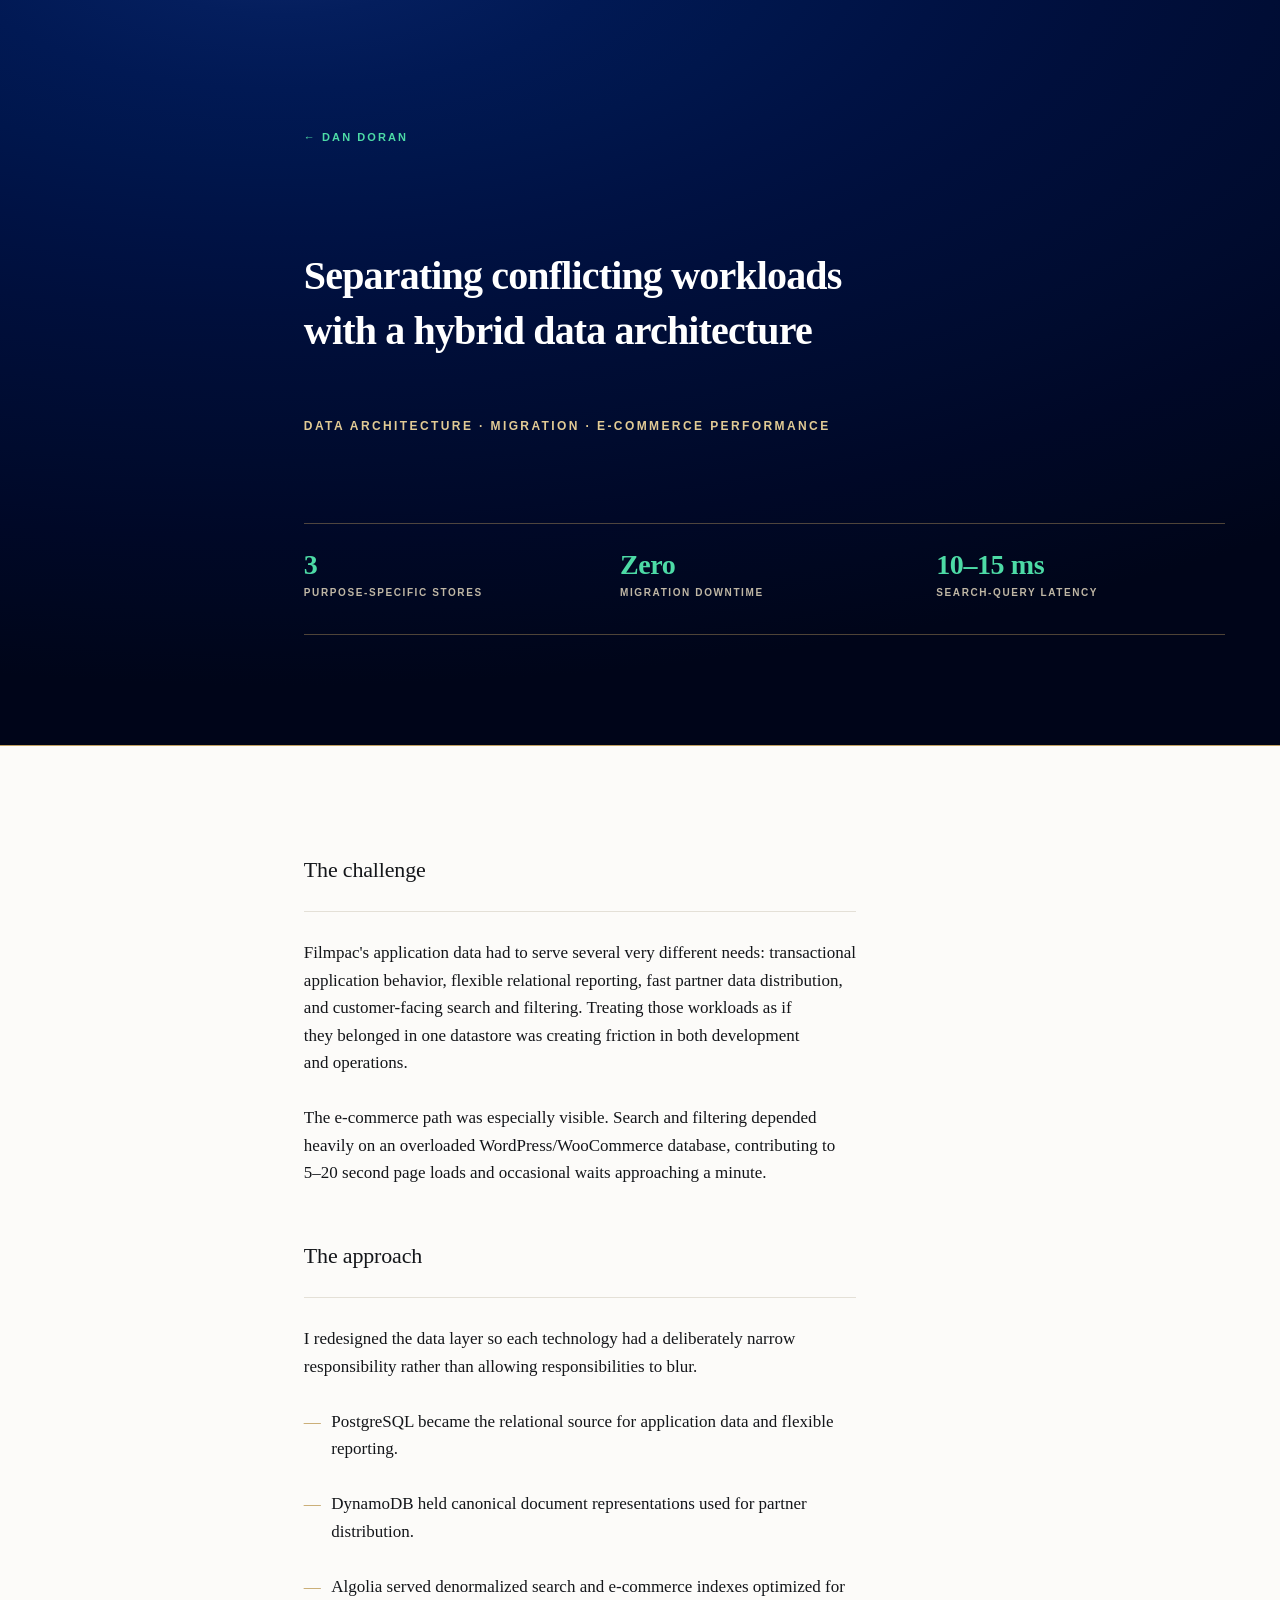
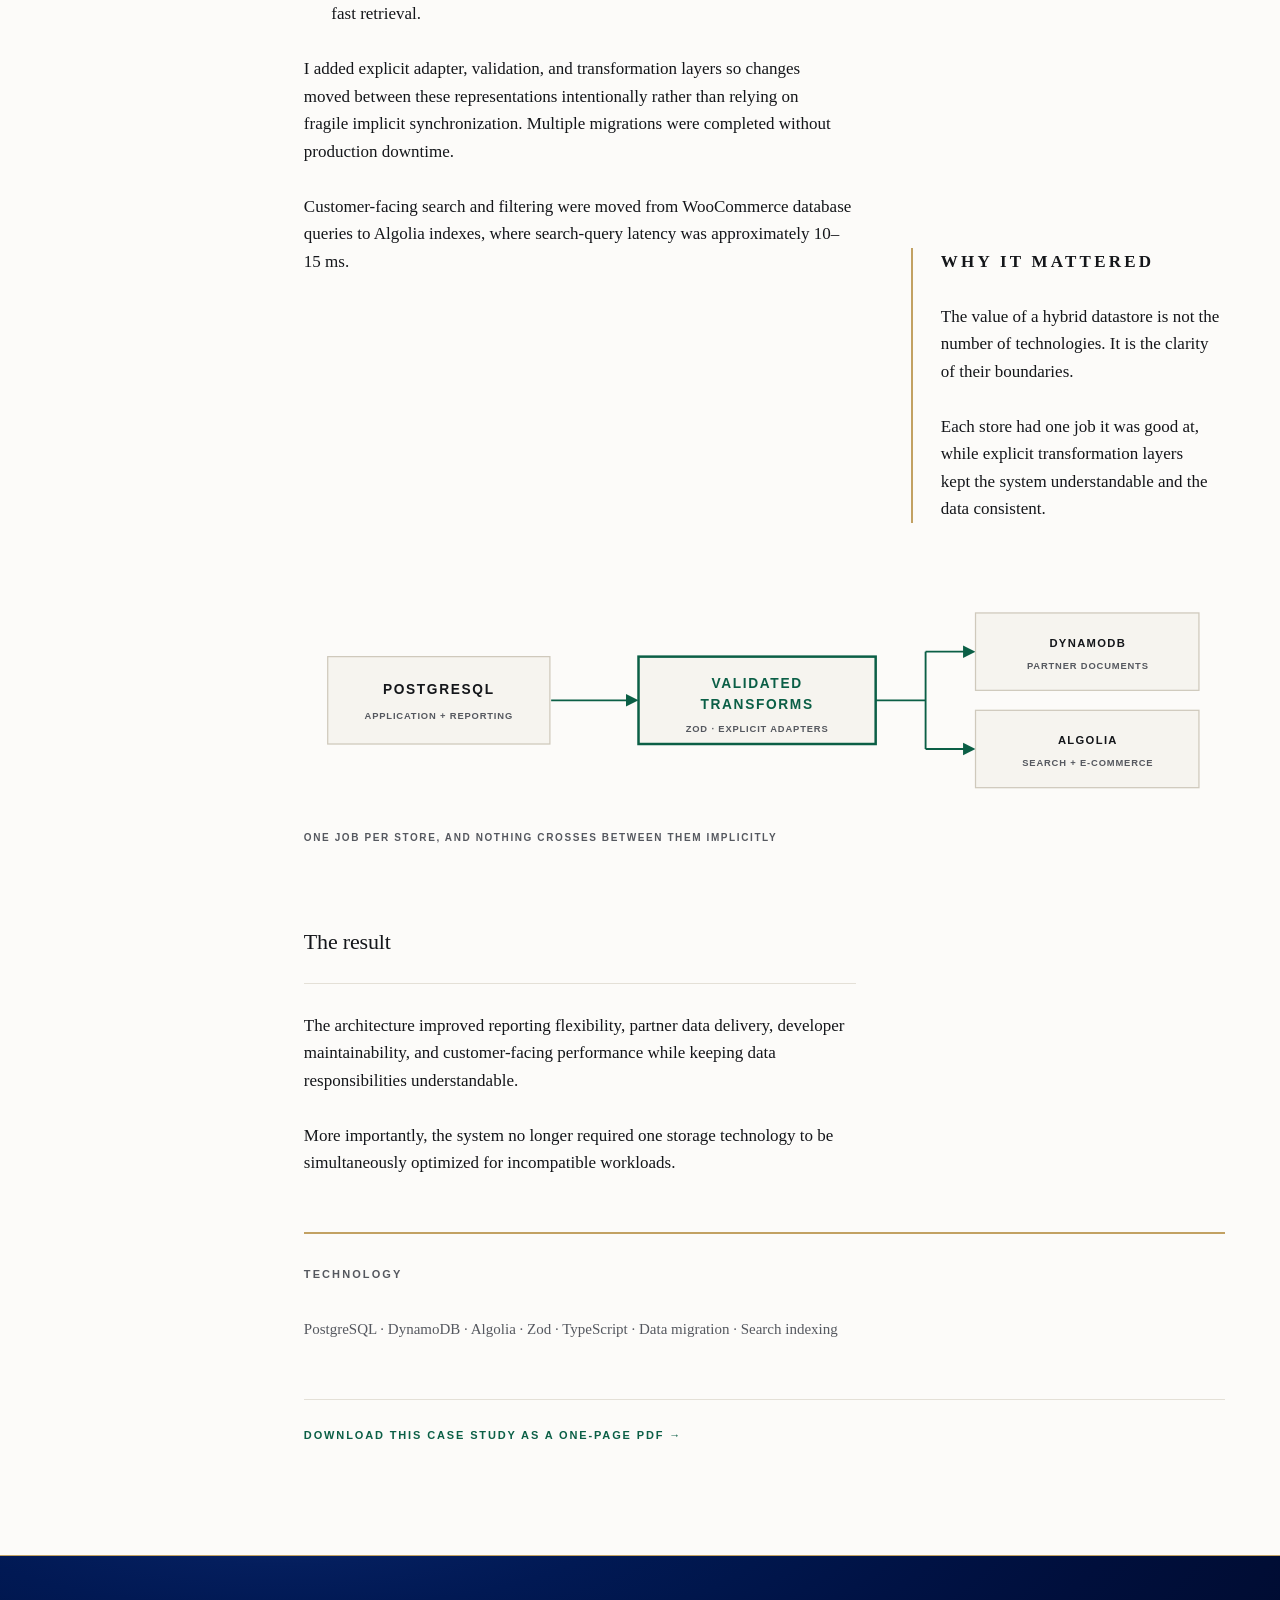
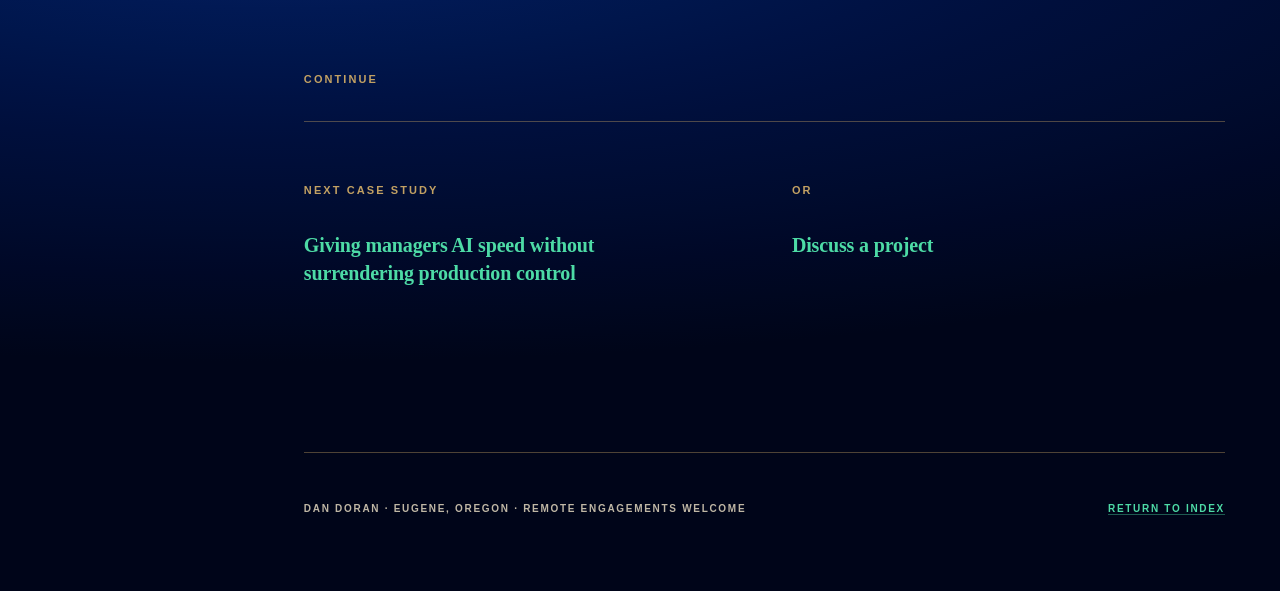
<file: case-studies/filmpac-hybrid-data-architecture.html>
<!DOCTYPE html>
<html lang="en">
<head>
<meta charset="UTF-8">
<meta name="viewport" content="width=device-width, initial-scale=1.0">
<title>Separating conflicting workloads with a hybrid data architecture — Dan Doran</title>
<meta name="description" content="Case study: giving PostgreSQL, DynamoDB, and Algolia deliberately narrow responsibilities, with explicit validation and transformation boundaries between them, and migrating without production downtime.">
<meta name="author" content="Dan Doran">
<link rel="stylesheet" href="../css/site.css">
</head>
<body>

<a class="skip-link" href="#main">Skip to content</a>

<header class="canvas band-night">

    <a class="backlink" href="../index.html">← Dan Doran</a>

    <h1 class="article__title">Separating conflicting workloads with a hybrid data architecture</h1>

    <p class="article__discipline">Data Architecture · Migration · E-Commerce Performance</p>

    <dl class="stats article__stats">
        <div><dt>3</dt><dd>Purpose-specific stores</dd></div>
        <div><dt>Zero</dt><dd>Migration downtime</dd></div>
        <div><dt>10–15 ms</dt><dd>Search-query latency</dd></div>
    </dl>

</header>


<main id="main" class="canvas band-paper article">

    <h2>The challenge</h2>

    <p>Filmpac's application data had to serve several very different needs: transactional application behavior, flexible relational reporting, fast partner data distribution, and customer-facing search and filtering. Treating those workloads as if they belonged in one datastore was creating friction in both development and operations.</p>

    <p>The e-commerce path was especially visible. Search and filtering depended heavily on an overloaded WordPress/WooCommerce database, contributing to 5–20 second page loads and occasional waits approaching a minute.</p>

    <h2>The approach</h2>

    <p>I redesigned the data layer so each technology had a deliberately narrow responsibility rather than allowing responsibilities to blur.</p>

    <ul>
        <li>PostgreSQL became the relational source for application data and flexible reporting.</li>
        <li>DynamoDB held canonical document representations used for partner distribution.</li>
        <li>Algolia served denormalized search and e-commerce indexes optimized for fast retrieval.</li>
    </ul>

    <p>I added explicit adapter, validation, and transformation layers so changes moved between these representations intentionally rather than relying on fragile implicit synchronization. Multiple migrations were completed without production downtime.</p>

    <p>Customer-facing search and filtering were moved from WooCommerce database queries to Algolia indexes, where search-query latency was approximately 10–15 ms.</p>

    <aside class="article__why">
        <p class="label">Why it mattered</p>
        <p>The value of a hybrid datastore is not the number of technologies. It is the clarity of their boundaries.</p>
        <p>Each store had one job it was good at, while explicit transformation layers kept the system understandable and the data consistent.</p>
    </aside>

    <figure class="diagram article__figure">
        <svg viewBox="-18 -8 738 180" role="img" aria-labelledby="dgt dgd">
            <title id="dgt">Hybrid data architecture with explicit transformation boundaries</title>
            <desc id="dgd">PostgreSQL holds application and reporting data. A validated transformation layer built with Zod and explicit adapters moves data from there into DynamoDB for partner documents and Algolia for search and e-commerce.</desc>

            <rect class="dg-fill" x="1" y="55" width="178" height="70"></rect>
            <rect class="dg-box" x="1" y="55" width="178" height="70"></rect>
            <text class="dg-t" x="90" y="85" text-anchor="middle" style="font-size:11px">PostgreSQL</text>
            <text class="dg-t dg-t--sm" x="90" y="105" text-anchor="middle">Application + reporting</text>

            <line class="dg-flow" x1="180" y1="90" x2="242" y2="90"></line>
            <polygon class="dg-head" points="250,90 240,85 240,95"></polygon>

            <rect class="dg-fill" x="250" y="55" width="190" height="70"></rect>
            <rect class="dg-box-hi" x="250" y="55" width="190" height="70"></rect>
            <text class="dg-t dg-t--hi" x="345" y="80" text-anchor="middle" style="font-size:11px">Validated</text>
            <text class="dg-t dg-t--hi" x="345" y="97" text-anchor="middle" style="font-size:11px">transforms</text>
            <text class="dg-t dg-t--sm" x="345" y="115" text-anchor="middle">Zod · explicit adapters</text>

            <line class="dg-flow" x1="440" y1="90" x2="480" y2="90"></line>
            <line class="dg-flow" x1="480" y1="51" x2="480" y2="129"></line>
            <line class="dg-flow" x1="480" y1="51" x2="512" y2="51"></line>
            <line class="dg-flow" x1="480" y1="129" x2="512" y2="129"></line>
            <polygon class="dg-head" points="520,51 510,46 510,56"></polygon>
            <polygon class="dg-head" points="520,129 510,124 510,134"></polygon>

            <rect class="dg-fill" x="520" y="20" width="179" height="62"></rect>
            <rect class="dg-box" x="520" y="20" width="179" height="62"></rect>
            <text class="dg-t" x="610" y="47" text-anchor="middle">DynamoDB</text>
            <text class="dg-t dg-t--sm" x="610" y="65" text-anchor="middle">Partner documents</text>

            <rect class="dg-fill" x="520" y="98" width="179" height="62"></rect>
            <rect class="dg-box" x="520" y="98" width="179" height="62"></rect>
            <text class="dg-t" x="610" y="125" text-anchor="middle">Algolia</text>
            <text class="dg-t dg-t--sm" x="610" y="143" text-anchor="middle">Search + e-commerce</text>
        </svg>
        <figcaption>One job per store, and nothing crosses between them implicitly</figcaption>
    </figure>

    <h2>The result</h2>

    <p>The architecture improved reporting flexibility, partner data delivery, developer maintainability, and customer-facing performance while keeping data responsibilities understandable.</p>

    <p>More importantly, the system no longer required one storage technology to be simultaneously optimized for incompatible workloads.</p>

    <p class="article__tech-label label">Technology</p>
    <p class="article__tech">PostgreSQL · DynamoDB · Algolia · Zod · TypeScript · Data migration · Search indexing</p>

    <p class="case-sheet-link">
        <a href="../pdf/dan-doran-case-hybrid-data.pdf">Download this case study as a one-page PDF →</a>
    </p>

</main>


<section class="canvas band-night">

    <h2 class="section__label label">Continue</h2>

    <ul class="onward">
        <li>
            <p class="label">Next case study</p>
            <h3><a href="governed-ai-assisted-development.html">Giving managers AI speed without surrendering production control</a></h3>
        </li>
        <li>
            <p class="label">Or</p>
            <h3><a href="../index.html#contact">Discuss a project</a></h3>
        </li>
    </ul>

</section>

<footer class="canvas band-night colophon">
    <div class="colophon__line">
        <span>Dan Doran · Eugene, Oregon · Remote engagements welcome</span>
        <span><a href="../index.html">Return to index</a></span>
    </div>
</footer>

</body>
</html>
</file>
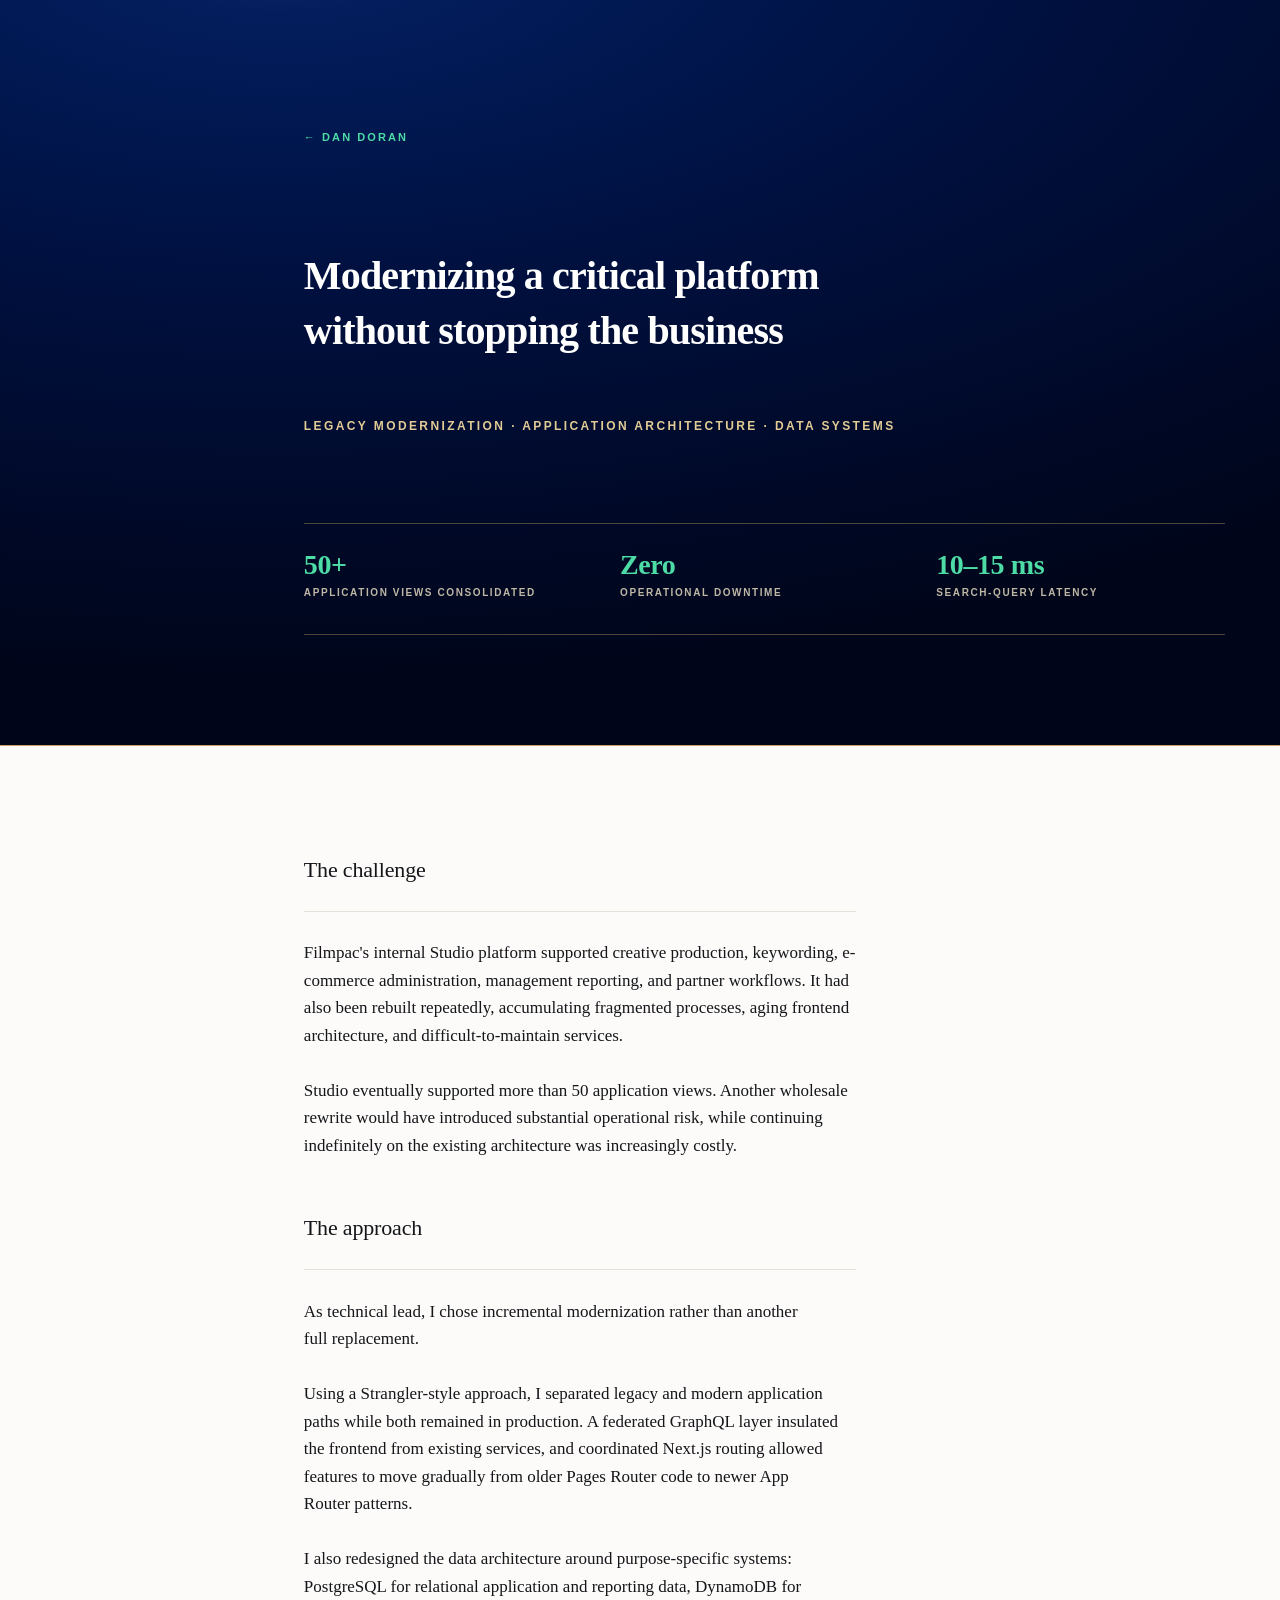
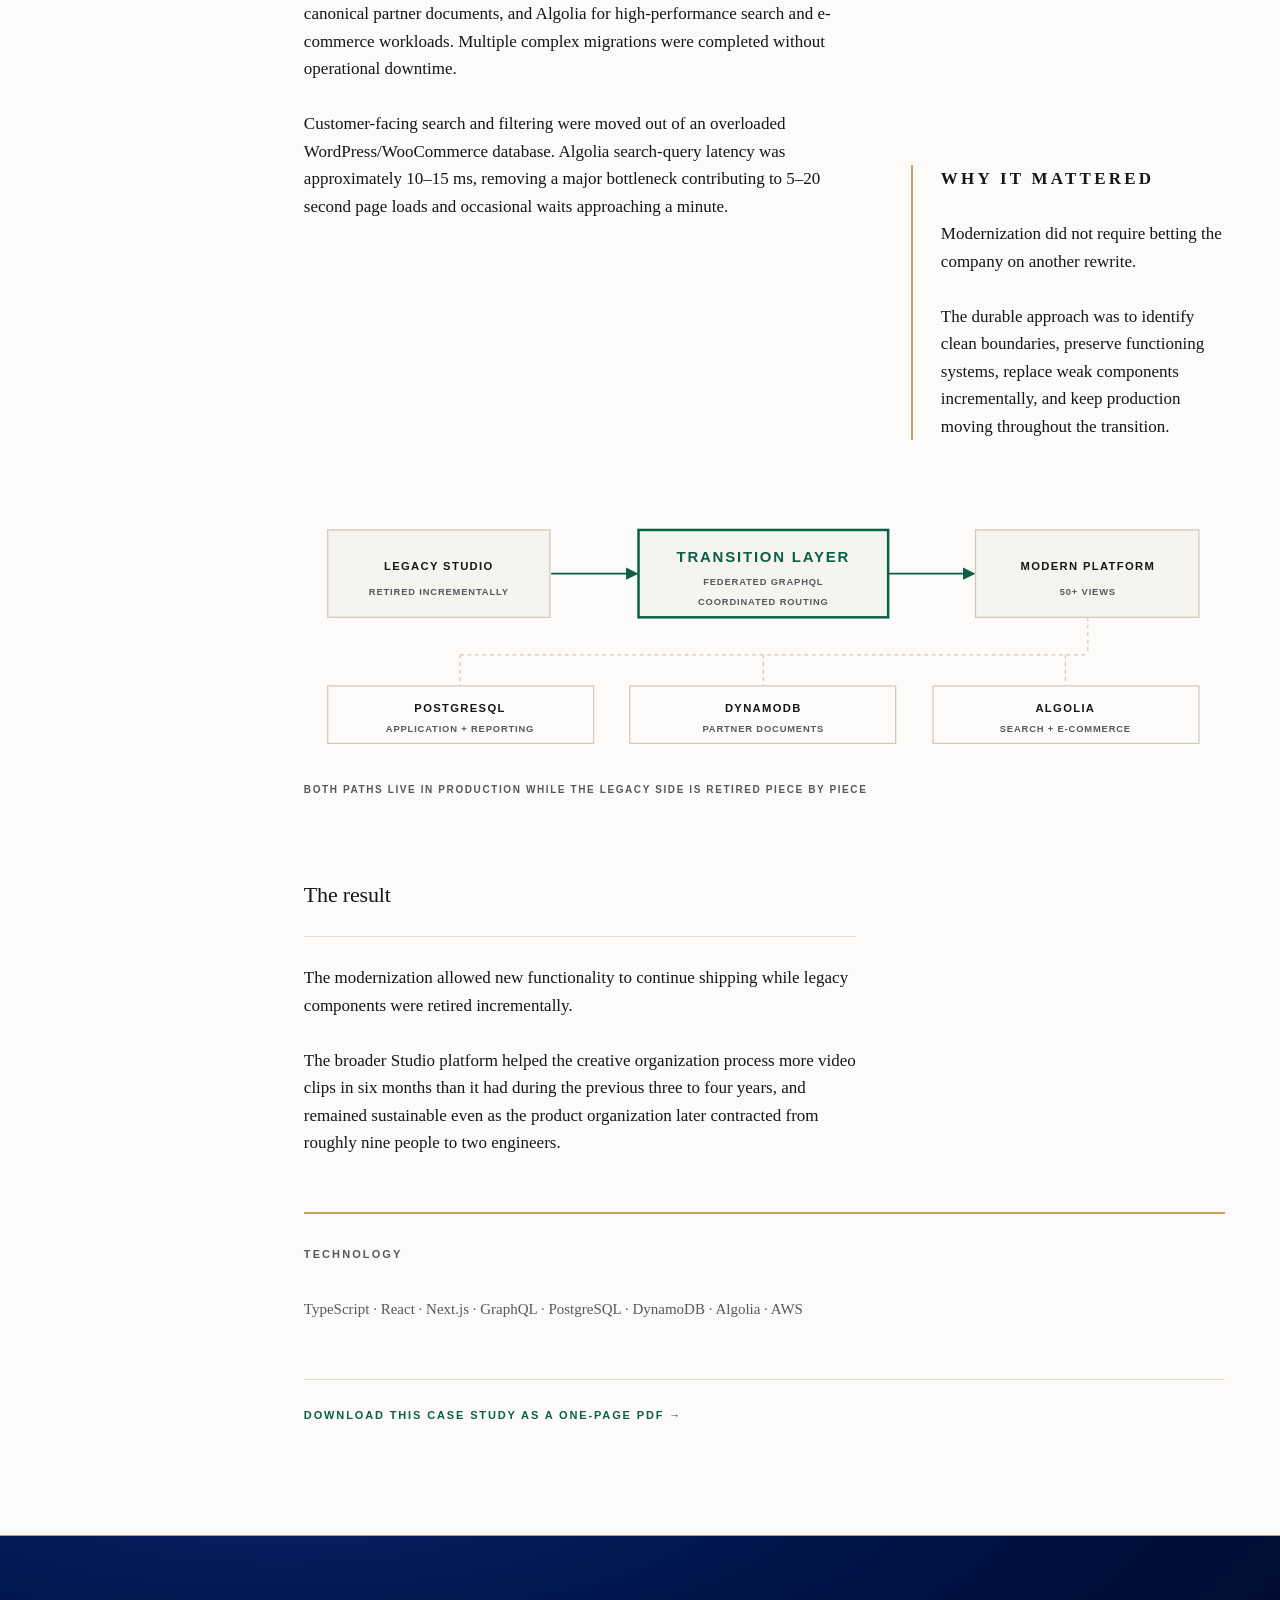
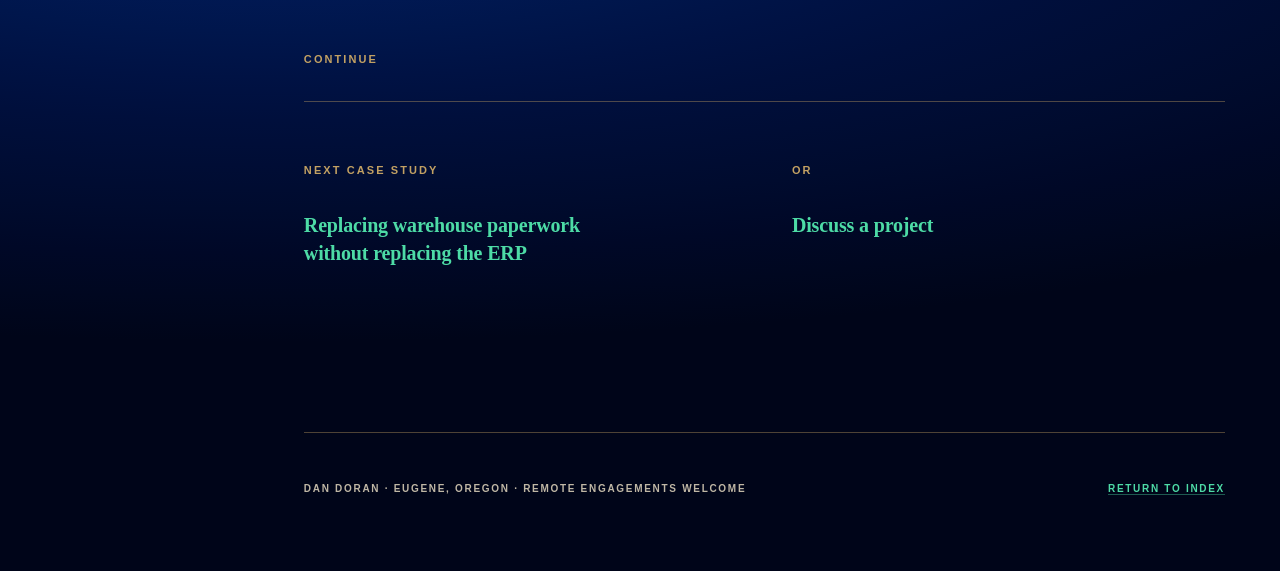
<file: case-studies/filmpac-platform-modernization.html>
<!DOCTYPE html>
<html lang="en">
<head>
<meta charset="UTF-8">
<meta name="viewport" content="width=device-width, initial-scale=1.0">
<title>Modernizing a critical platform without stopping the business — Dan Doran</title>
<meta name="description" content="Case study: incremental Strangler-style modernization of Filmpac's Studio platform using federated GraphQL and coordinated Next.js frontends, retiring legacy components with no operational downtime.">
<meta name="author" content="Dan Doran">
<link rel="stylesheet" href="../css/site.css">
</head>
<body>

<a class="skip-link" href="#main">Skip to content</a>

<header class="canvas band-night">

    <a class="backlink" href="../index.html">← Dan Doran</a>

    <h1 class="article__title">Modernizing a critical platform without stopping the business</h1>

    <p class="article__discipline">Legacy Modernization · Application Architecture · Data Systems</p>

    <dl class="stats article__stats">
        <div><dt>50+</dt><dd>Application views consolidated</dd></div>
        <div><dt>Zero</dt><dd>Operational downtime</dd></div>
        <div><dt>10–15 ms</dt><dd>Search-query latency</dd></div>
    </dl>

</header>


<main id="main" class="canvas band-paper article">

    <h2>The challenge</h2>

    <p>Filmpac's internal Studio platform supported creative production, keywording, e-commerce administration, management reporting, and partner workflows. It had also been rebuilt repeatedly, accumulating fragmented processes, aging frontend architecture, and difficult-to-maintain services.</p>

    <p>Studio eventually supported more than 50 application views. Another wholesale rewrite would have introduced substantial operational risk, while continuing indefinitely on the existing architecture was increasingly costly.</p>

    <h2>The approach</h2>

    <p>As technical lead, I chose incremental modernization rather than another full replacement.</p>

    <p>Using a Strangler-style approach, I separated legacy and modern application paths while both remained in production. A federated GraphQL layer insulated the frontend from existing services, and coordinated Next.js routing allowed features to move gradually from older Pages Router code to newer App Router patterns.</p>

    <p>I also redesigned the data architecture around purpose-specific systems: PostgreSQL for relational application and reporting data, DynamoDB for canonical partner documents, and Algolia for high-performance search and e-commerce workloads. Multiple complex migrations were completed without operational downtime.</p>

    <p>Customer-facing search and filtering were moved out of an overloaded WordPress/WooCommerce database. Algolia search-query latency was approximately 10–15 ms, removing a major bottleneck contributing to 5–20 second page loads and occasional waits approaching a minute.</p>

    <aside class="article__why">
        <p class="label">Why it mattered</p>
        <p>Modernization did not require betting the company on another rewrite.</p>
        <p>The durable approach was to identify clean boundaries, preserve functioning systems, replace weak components incrementally, and keep production moving throughout the transition.</p>
    </aside>

    <figure class="diagram article__figure">
        <svg viewBox="-18 -8 738 208" role="img" aria-labelledby="dgt dgd">
            <title id="dgt">Strangler-style modernization path</title>
            <desc id="dgd">The legacy Studio platform and a modern platform both run in production, separated by a transition layer built from federated GraphQL and coordinated Next.js routing. Beneath them sit three purpose-specific data services: PostgreSQL for application and reporting data, DynamoDB for partner documents, and Algolia for search and e-commerce.</desc>

            <rect class="dg-fill" x="1" y="20" width="178" height="70"></rect>
            <rect class="dg-box" x="1" y="20" width="178" height="70"></rect>
            <text class="dg-t" x="90" y="52" text-anchor="middle">Legacy Studio</text>
            <text class="dg-t dg-t--sm" x="90" y="72" text-anchor="middle">Retired incrementally</text>

            <line class="dg-flow" x1="180" y1="55" x2="242" y2="55"></line>
            <polygon class="dg-head" points="250,55 240,50 240,60"></polygon>

            <rect class="dg-fill" x="250" y="20" width="200" height="70"></rect>
            <rect class="dg-box-hi" x="250" y="20" width="200" height="70"></rect>
            <text class="dg-t dg-t--hi" x="350" y="46" text-anchor="middle" style="font-size:12px">Transition layer</text>
            <text class="dg-t dg-t--sm" x="350" y="64" text-anchor="middle">Federated GraphQL</text>
            <text class="dg-t dg-t--sm" x="350" y="80" text-anchor="middle">Coordinated routing</text>

            <line class="dg-flow" x1="450" y1="55" x2="512" y2="55"></line>
            <polygon class="dg-head" points="520,55 510,50 510,60"></polygon>

            <rect class="dg-fill" x="520" y="20" width="179" height="70"></rect>
            <rect class="dg-box" x="520" y="20" width="179" height="70"></rect>
            <text class="dg-t" x="610" y="52" text-anchor="middle">Modern platform</text>
            <text class="dg-t dg-t--sm" x="610" y="72" text-anchor="middle">50+ views</text>

            <!-- Down to the data tier -->
            <line class="dg-thin" x1="610" y1="90" x2="610" y2="120"></line>
            <line class="dg-thin" x1="107" y1="120" x2="610" y2="120"></line>
            <line class="dg-thin" x1="107" y1="120" x2="107" y2="145"></line>
            <line class="dg-thin" x1="350" y1="120" x2="350" y2="145"></line>
            <line class="dg-thin" x1="592" y1="120" x2="592" y2="145"></line>

            <rect class="dg-box" x="1" y="145" width="213" height="46"></rect>
            <text class="dg-t" x="107" y="166" text-anchor="middle">PostgreSQL</text>
            <text class="dg-t dg-t--sm" x="107" y="182" text-anchor="middle">Application + reporting</text>

            <rect class="dg-box" x="243" y="145" width="213" height="46"></rect>
            <text class="dg-t" x="350" y="166" text-anchor="middle">DynamoDB</text>
            <text class="dg-t dg-t--sm" x="350" y="182" text-anchor="middle">Partner documents</text>

            <rect class="dg-box" x="486" y="145" width="213" height="46"></rect>
            <text class="dg-t" x="592" y="166" text-anchor="middle">Algolia</text>
            <text class="dg-t dg-t--sm" x="592" y="182" text-anchor="middle">Search + e-commerce</text>
        </svg>
        <figcaption>Both paths live in production while the legacy side is retired piece by piece</figcaption>
    </figure>

    <h2>The result</h2>

    <p>The modernization allowed new functionality to continue shipping while legacy components were retired incrementally.</p>

    <p>The broader Studio platform helped the creative organization process more video clips in six months than it had during the previous three to four years, and remained sustainable even as the product organization later contracted from roughly nine people to two engineers.</p>

    <p class="article__tech-label label">Technology</p>
    <p class="article__tech">TypeScript · React · Next.js · GraphQL · PostgreSQL · DynamoDB · Algolia · AWS</p>

    <p class="case-sheet-link">
        <a href="../pdf/dan-doran-case-filmpac-modernization.pdf">Download this case study as a one-page PDF →</a>
    </p>

</main>


<section class="canvas band-night">

    <h2 class="section__label label">Continue</h2>

    <ul class="onward">
        <li>
            <p class="label">Next case study</p>
            <h3><a href="blue-mountain-hay-warehouse-system.html">Replacing warehouse paperwork without replacing the ERP</a></h3>
        </li>
        <li>
            <p class="label">Or</p>
            <h3><a href="../index.html#contact">Discuss a project</a></h3>
        </li>
    </ul>

</section>

<footer class="canvas band-night colophon">
    <div class="colophon__line">
        <span>Dan Doran · Eugene, Oregon · Remote engagements welcome</span>
        <span><a href="../index.html">Return to index</a></span>
    </div>
</footer>

</body>
</html>
</file>
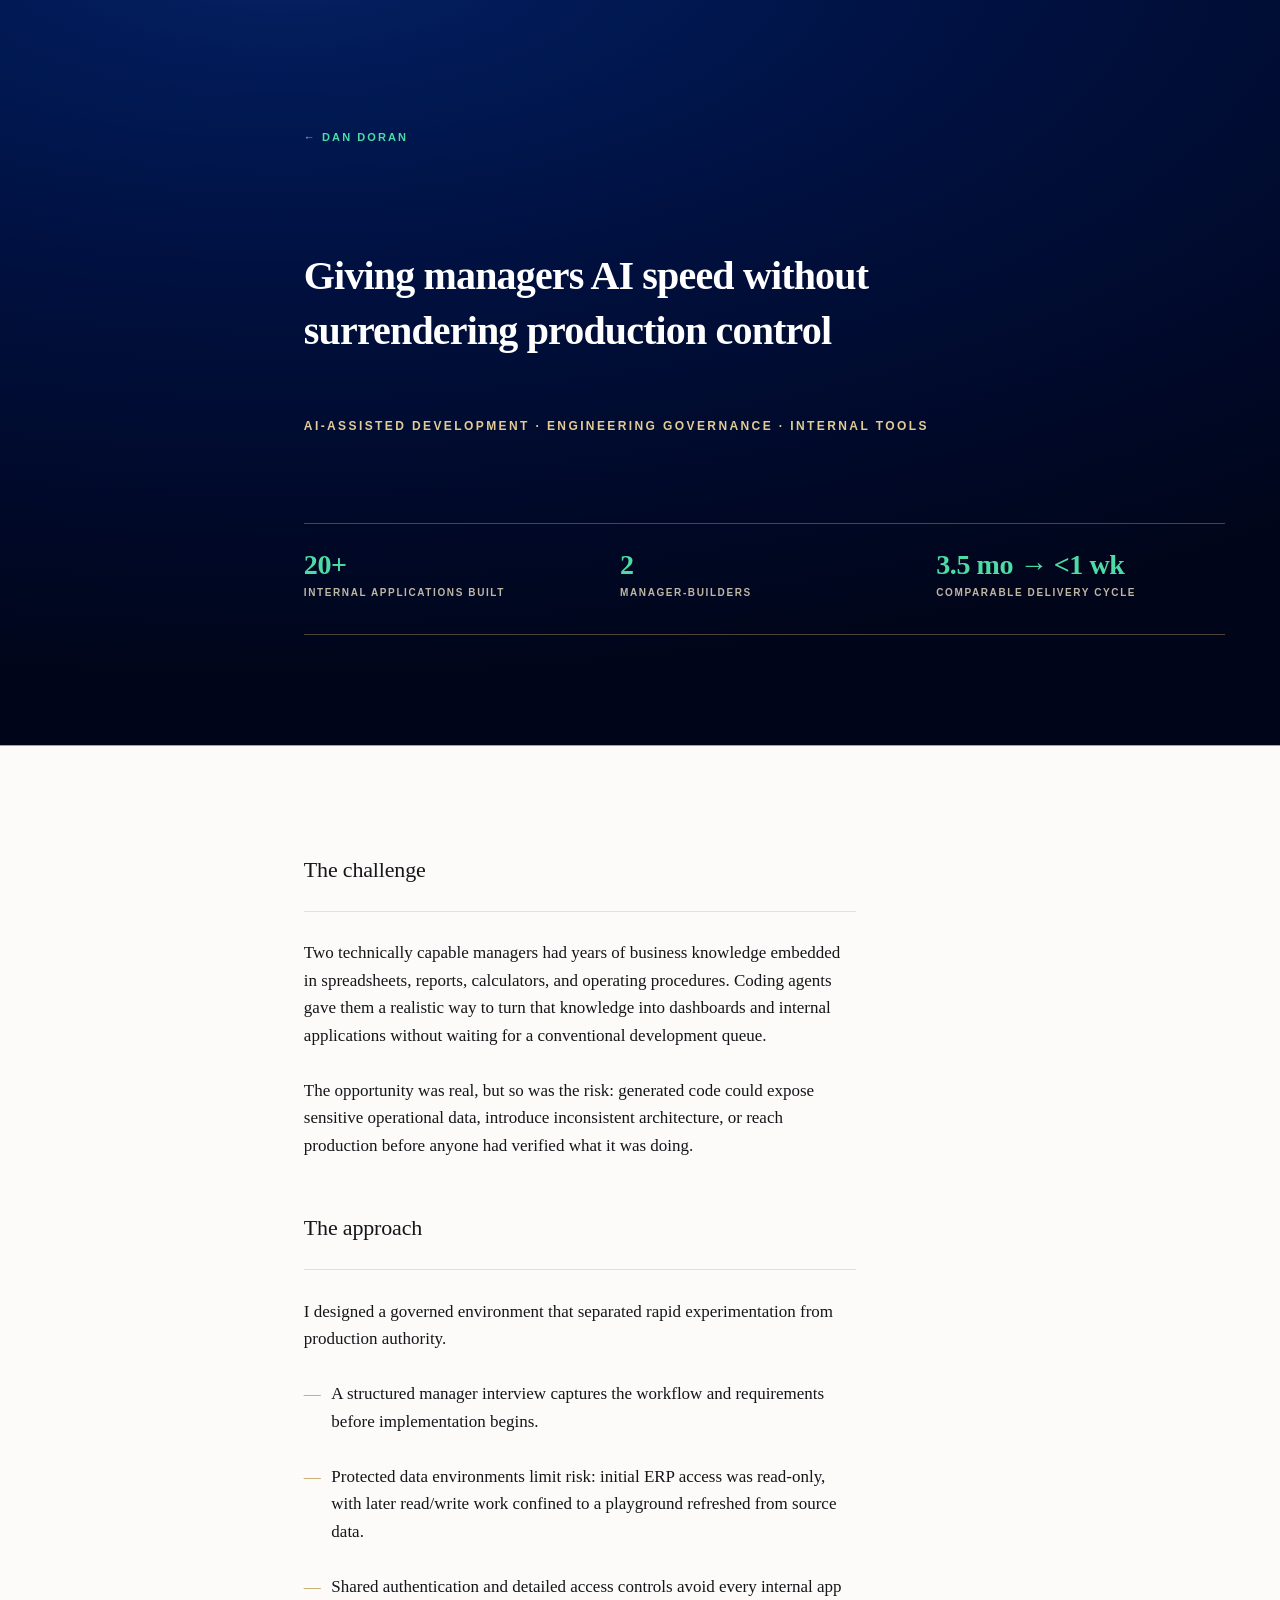
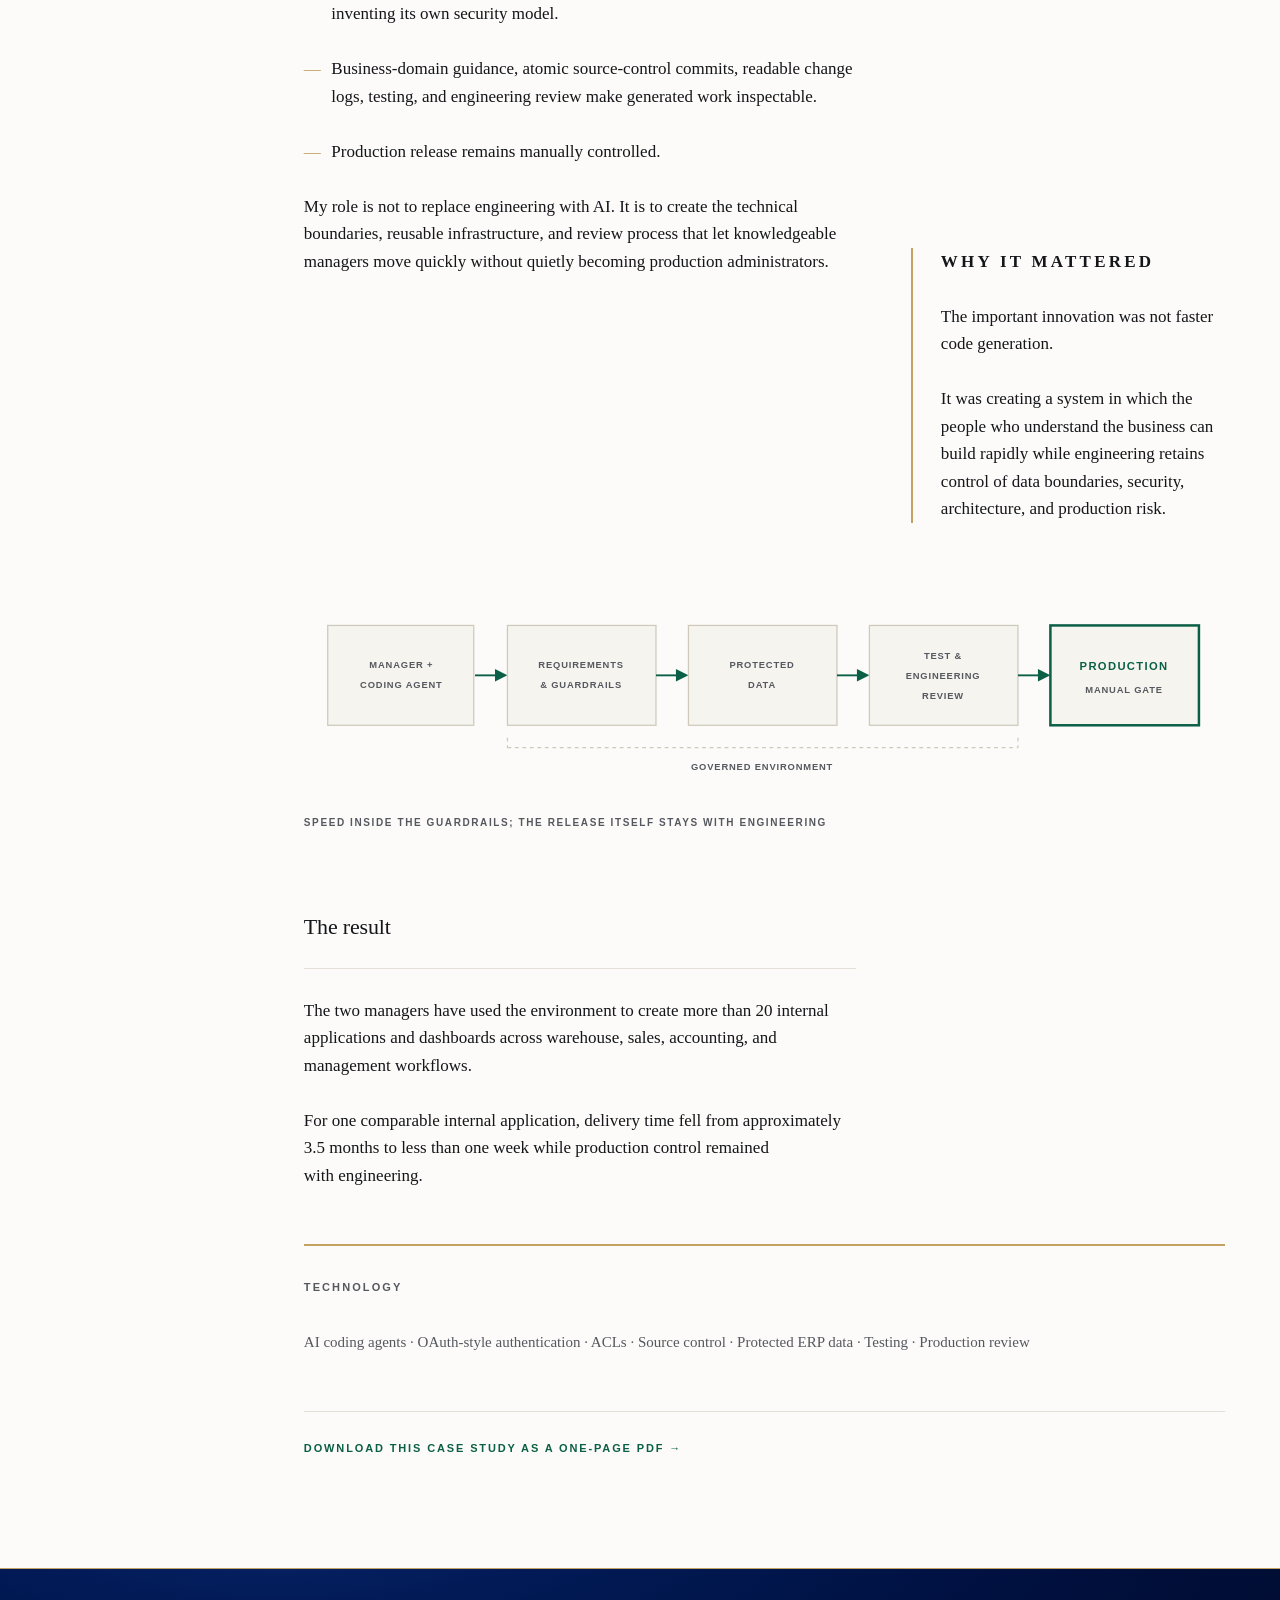
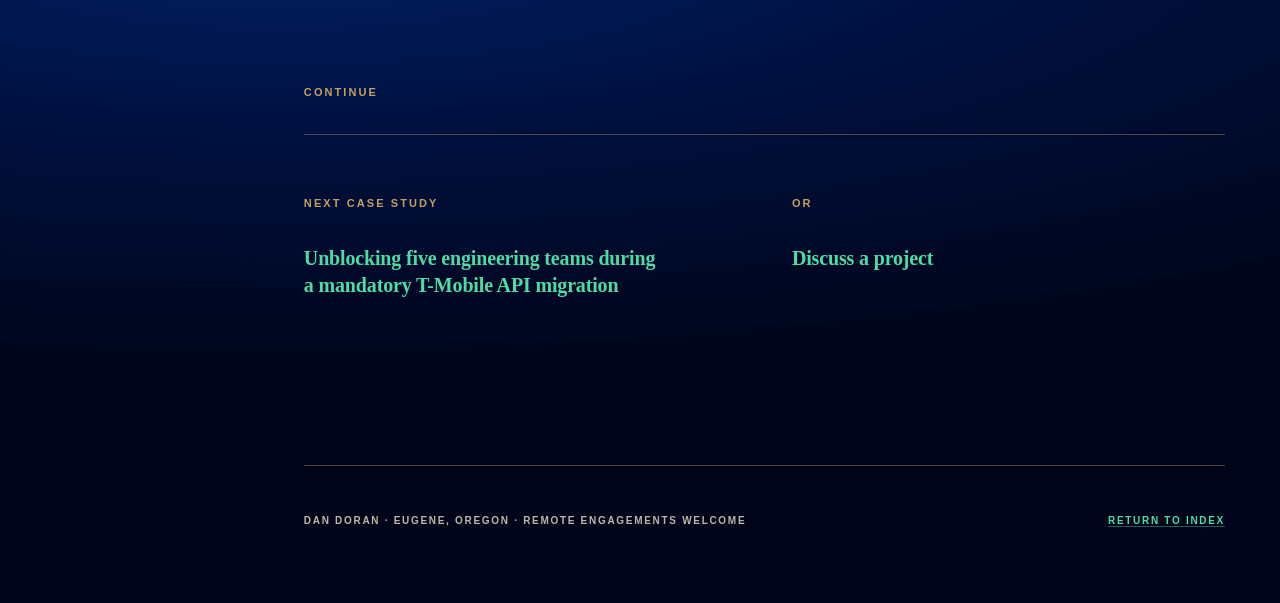
<file: case-studies/governed-ai-assisted-development.html>
<!DOCTYPE html>
<html lang="en">
<head>
<meta charset="UTF-8">
<meta name="viewport" content="width=device-width, initial-scale=1.0">
<title>Giving managers AI speed without surrendering production control — Dan Doran</title>
<meta name="description" content="Case study: a governed environment for AI-assisted internal development — protected data, shared authentication, source-control discipline, testing, and an engineering-controlled production gate. Two managers built 20+ internal applications.">
<meta name="author" content="Dan Doran">
<link rel="stylesheet" href="../css/site.css">
</head>
<body>

<a class="skip-link" href="#main">Skip to content</a>

<header class="canvas band-night">

    <a class="backlink" href="../index.html">← Dan Doran</a>

    <h1 class="article__title">Giving managers AI speed without surrendering production control</h1>

    <p class="article__discipline">AI-Assisted Development · Engineering Governance · Internal Tools</p>

    <dl class="stats article__stats">
        <div><dt>20+</dt><dd>Internal applications built</dd></div>
        <div><dt>2</dt><dd>Manager-builders</dd></div>
        <div><dt>3.5 mo → &lt;1 wk</dt><dd>Comparable delivery cycle</dd></div>
    </dl>

</header>


<main id="main" class="canvas band-paper article">

    <h2>The challenge</h2>

    <p>Two technically capable managers had years of business knowledge embedded in spreadsheets, reports, calculators, and operating procedures. Coding agents gave them a realistic way to turn that knowledge into dashboards and internal applications without waiting for a conventional development queue.</p>

    <p>The opportunity was real, but so was the risk: generated code could expose sensitive operational data, introduce inconsistent architecture, or reach production before anyone had verified what it was doing.</p>

    <h2>The approach</h2>

    <p>I designed a governed environment that separated rapid experimentation from production authority.</p>

    <ul>
        <li>A structured manager interview captures the workflow and requirements before implementation begins.</li>
        <li>Protected data environments limit risk: initial ERP access was read-only, with later read/write work confined to a playground refreshed from source data.</li>
        <li>Shared authentication and detailed access controls avoid every internal app inventing its own security model.</li>
        <li>Business-domain guidance, atomic source-control commits, readable change logs, testing, and engineering review make generated work inspectable.</li>
        <li>Production release remains manually controlled.</li>
    </ul>

    <p>My role is not to replace engineering with AI. It is to create the technical boundaries, reusable infrastructure, and review process that let knowledgeable managers move quickly without quietly becoming production administrators.</p>

    <aside class="article__why">
        <p class="label">Why it mattered</p>
        <p>The important innovation was not faster code generation.</p>
        <p>It was creating a system in which the people who understand the business can build rapidly while engineering retains control of data boundaries, security, architecture, and production risk.</p>
    </aside>

    <figure class="diagram article__figure">
        <svg viewBox="-18 -8 738 168" role="img" aria-labelledby="dgt dgd">
            <title id="dgt">Governed path from manager to production</title>
            <desc id="dgd">A manager working with a coding agent passes through requirements and guardrails, then protected data, then testing and engineering review, before anything reaches production. Requirements, protected data, and review together form the governed environment; the production release itself stays manually controlled.</desc>

            <rect class="dg-fill" x="1" y="30" width="117" height="80"></rect>
            <rect class="dg-box" x="1" y="30" width="117" height="80"></rect>
            <text class="dg-t dg-t--sm" x="60" y="64" text-anchor="middle">Manager +</text>
            <text class="dg-t dg-t--sm" x="60" y="80" text-anchor="middle">coding agent</text>

            <line class="dg-flow" x1="119" y1="70" x2="136" y2="70"></line>
            <polygon class="dg-head" points="145,70 135,65 135,75"></polygon>

            <rect class="dg-fill" x="145" y="30" width="119" height="80"></rect>
            <rect class="dg-box" x="145" y="30" width="119" height="80"></rect>
            <text class="dg-t dg-t--sm" x="204" y="64" text-anchor="middle">Requirements</text>
            <text class="dg-t dg-t--sm" x="204" y="80" text-anchor="middle">&amp; guardrails</text>

            <line class="dg-flow" x1="264" y1="70" x2="281" y2="70"></line>
            <polygon class="dg-head" points="290,70 280,65 280,75"></polygon>

            <rect class="dg-fill" x="290" y="30" width="119" height="80"></rect>
            <rect class="dg-box" x="290" y="30" width="119" height="80"></rect>
            <text class="dg-t dg-t--sm" x="349" y="64" text-anchor="middle">Protected</text>
            <text class="dg-t dg-t--sm" x="349" y="80" text-anchor="middle">data</text>

            <line class="dg-flow" x1="409" y1="70" x2="426" y2="70"></line>
            <polygon class="dg-head" points="435,70 425,65 425,75"></polygon>

            <rect class="dg-fill" x="435" y="30" width="119" height="80"></rect>
            <rect class="dg-box" x="435" y="30" width="119" height="80"></rect>
            <text class="dg-t dg-t--sm" x="494" y="57" text-anchor="middle">Test &amp;</text>
            <text class="dg-t dg-t--sm" x="494" y="73" text-anchor="middle">engineering</text>
            <text class="dg-t dg-t--sm" x="494" y="89" text-anchor="middle">review</text>

            <line class="dg-flow" x1="554" y1="70" x2="571" y2="70"></line>
            <polygon class="dg-head" points="580,70 570,65 570,75"></polygon>

            <rect class="dg-fill" x="580" y="30" width="119" height="80"></rect>
            <rect class="dg-box-hi" x="580" y="30" width="119" height="80"></rect>
            <text class="dg-t dg-t--hi" x="639" y="66" text-anchor="middle">Production</text>
            <text class="dg-t dg-t--sm" x="639" y="84" text-anchor="middle">Manual gate</text>

            <!-- Bracket marking the governed span -->
            <line class="dg-thin" x1="145" y1="120" x2="145" y2="128"></line>
            <line class="dg-thin" x1="145" y1="128" x2="554" y2="128"></line>
            <line class="dg-thin" x1="554" y1="120" x2="554" y2="128"></line>
            <text class="dg-t dg-t--sm" x="349" y="146" text-anchor="middle">Governed environment</text>
        </svg>
        <figcaption>Speed inside the guardrails; the release itself stays with engineering</figcaption>
    </figure>

    <h2>The result</h2>

    <p>The two managers have used the environment to create more than 20 internal applications and dashboards across warehouse, sales, accounting, and management workflows.</p>

    <p>For one comparable internal application, delivery time fell from approximately 3.5 months to less than one week while production control remained with engineering.</p>

    <p class="article__tech-label label">Technology</p>
    <p class="article__tech">AI coding agents · OAuth-style authentication · ACLs · Source control · Protected ERP data · Testing · Production review</p>

    <p class="case-sheet-link">
        <a href="../pdf/dan-doran-case-governed-ai.pdf">Download this case study as a one-page PDF →</a>
    </p>

</main>


<section class="canvas band-night">

    <h2 class="section__label label">Continue</h2>

    <ul class="onward">
        <li>
            <p class="label">Next case study</p>
            <h3><a href="midpoint-tmobile-api-migration.html">Unblocking five engineering teams during a mandatory T-Mobile API migration</a></h3>
        </li>
        <li>
            <p class="label">Or</p>
            <h3><a href="../index.html#contact">Discuss a project</a></h3>
        </li>
    </ul>

</section>

<footer class="canvas band-night colophon">
    <div class="colophon__line">
        <span>Dan Doran · Eugene, Oregon · Remote engagements welcome</span>
        <span><a href="../index.html">Return to index</a></span>
    </div>
</footer>

</body>
</html>
</file>
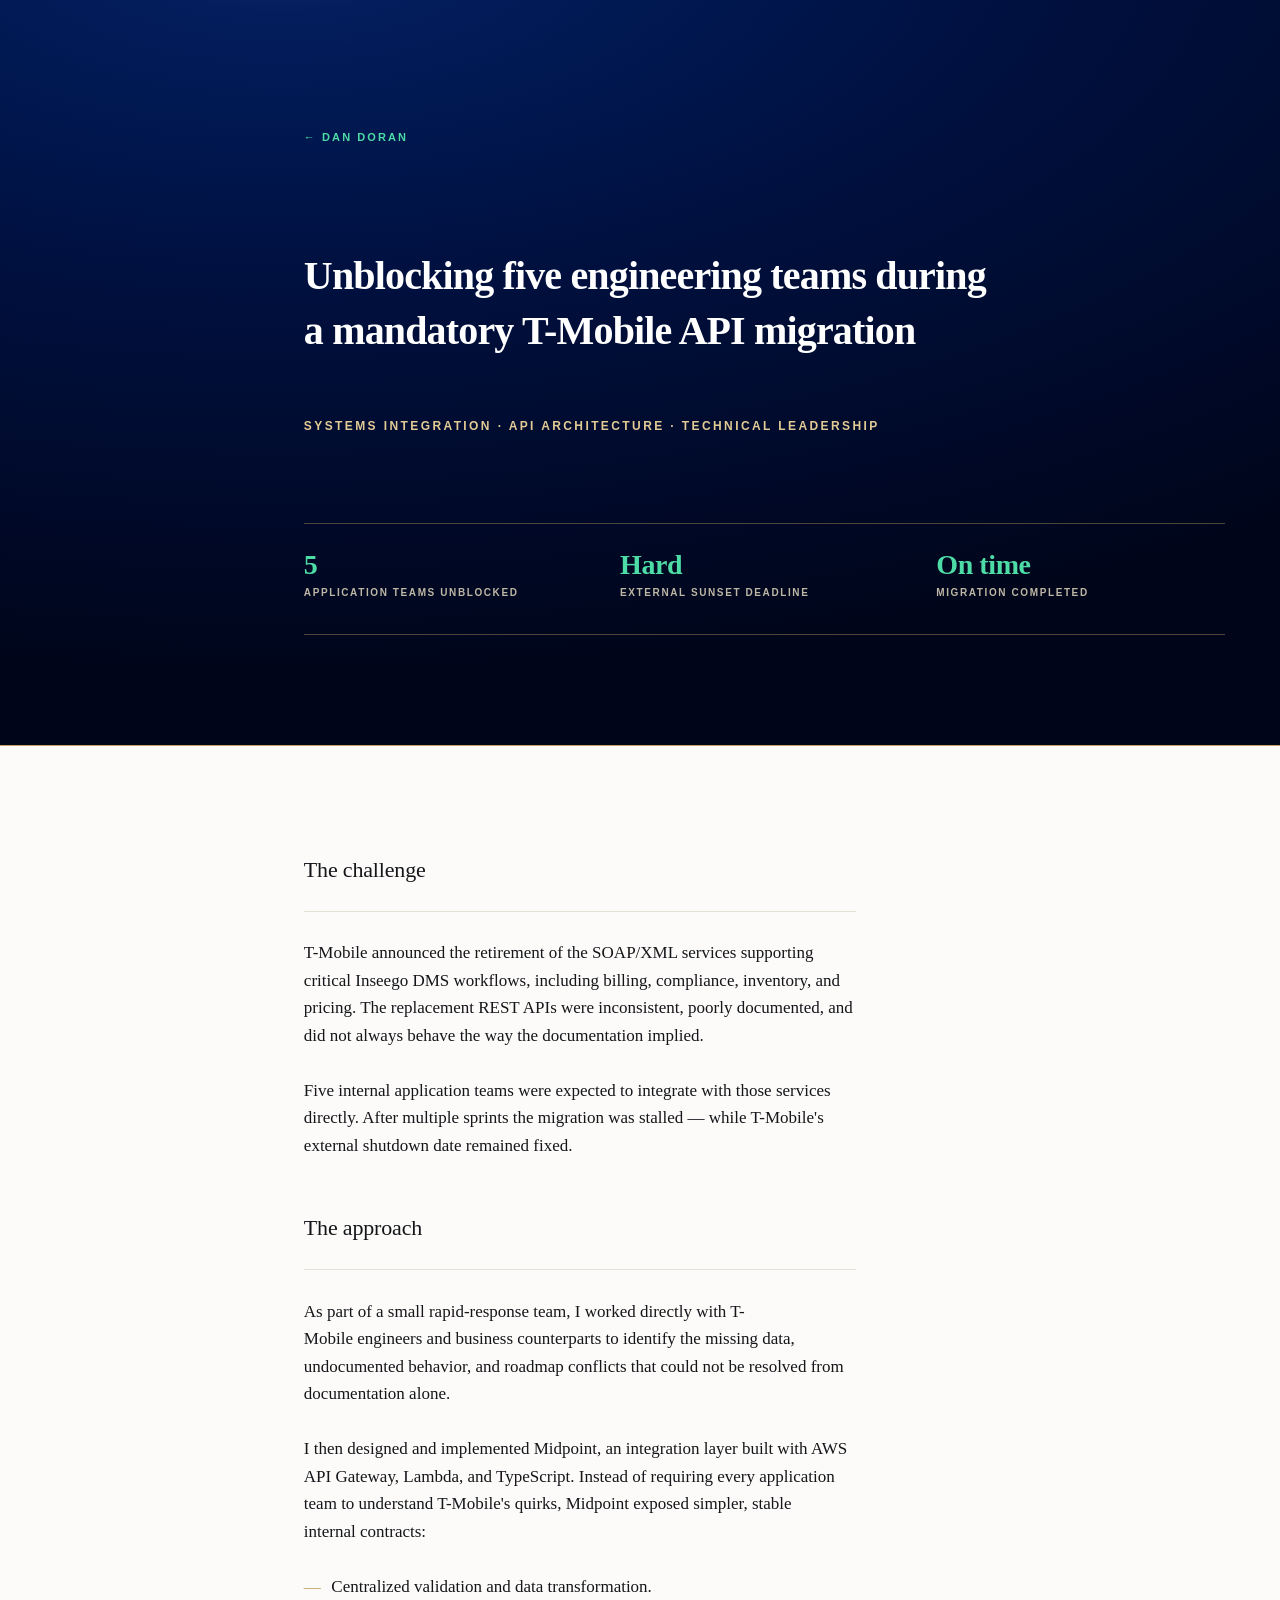
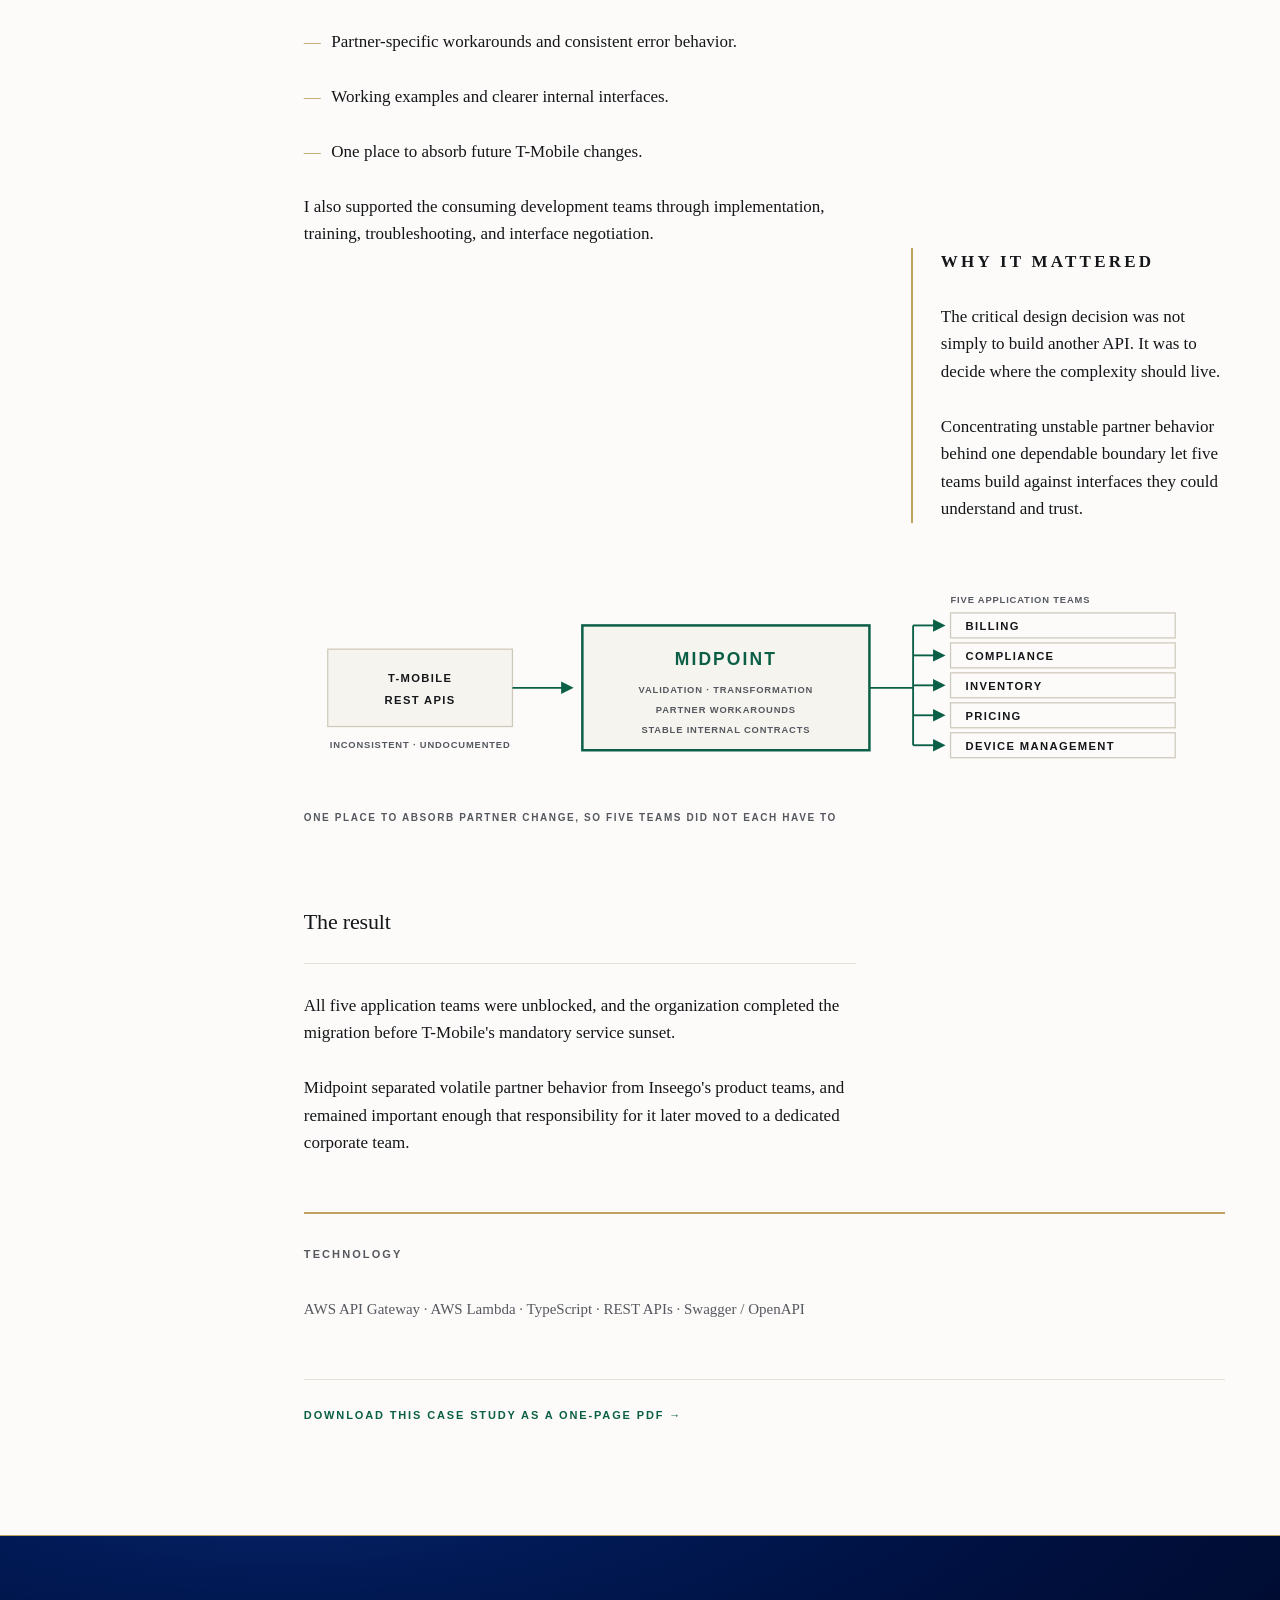
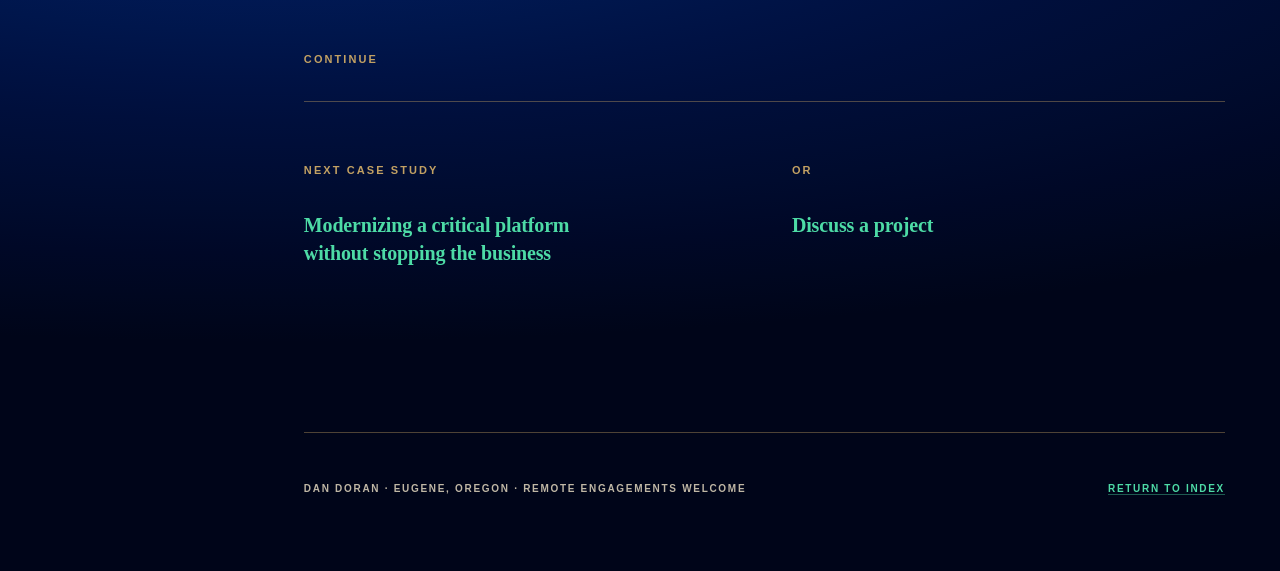
<file: case-studies/midpoint-tmobile-api-migration.html>
<!DOCTYPE html>
<html lang="en">
<head>
<meta charset="UTF-8">
<meta name="viewport" content="width=device-width, initial-scale=1.0">
<title>Unblocking five engineering teams during a mandatory T-Mobile API migration — Dan Doran</title>
<meta name="description" content="Case study: Midpoint, an AWS API Gateway and Lambda integration layer that translated inconsistent T-Mobile REST services into stable internal contracts for five application teams, completing a mandatory migration before the carrier's sunset deadline.">
<meta name="author" content="Dan Doran">
<link rel="stylesheet" href="../css/site.css">
</head>
<body>

<a class="skip-link" href="#main">Skip to content</a>

<header class="canvas band-night">

    <a class="backlink" href="../index.html">← Dan Doran</a>

    <h1 class="article__title">Unblocking five engineering teams during a mandatory T-Mobile API migration</h1>

    <p class="article__discipline">Systems Integration · API Architecture · Technical Leadership</p>

    <dl class="stats article__stats">
        <div><dt>5</dt><dd>Application teams unblocked</dd></div>
        <div><dt>Hard</dt><dd>External sunset deadline</dd></div>
        <div><dt>On time</dt><dd>Migration completed</dd></div>
    </dl>

</header>


<main id="main" class="canvas band-paper article">

    <h2>The challenge</h2>

    <p>T-Mobile announced the retirement of the SOAP/XML services supporting critical Inseego DMS workflows, including billing, compliance, inventory, and pricing. The replacement REST APIs were inconsistent, poorly documented, and did not always behave the way the documentation implied.</p>

    <p>Five internal application teams were expected to integrate with those services directly. After multiple sprints the migration was stalled — while T-Mobile's external shutdown date remained fixed.</p>

    <h2>The approach</h2>

    <p>As part of a small rapid-response team, I worked directly with T-Mobile engineers and business counterparts to identify the missing data, undocumented behavior, and roadmap conflicts that could not be resolved from documentation alone.</p>

    <p>I then designed and implemented Midpoint, an integration layer built with AWS API Gateway, Lambda, and TypeScript. Instead of requiring every application team to understand T-Mobile's quirks, Midpoint exposed simpler, stable internal contracts:</p>

    <ul>
        <li>Centralized validation and data transformation.</li>
        <li>Partner-specific workarounds and consistent error behavior.</li>
        <li>Working examples and clearer internal interfaces.</li>
        <li>One place to absorb future T-Mobile changes.</li>
    </ul>

    <p>I also supported the consuming development teams through implementation, training, troubleshooting, and interface negotiation.</p>

    <aside class="article__why">
        <p class="label">Why it mattered</p>
        <p>The critical design decision was not simply to build another API. It was to decide where the complexity should live.</p>
        <p>Concentrating unstable partner behavior behind one dependable boundary let five teams build against interfaces they could understand and trust.</p>
    </aside>

    <figure class="diagram article__figure">
        <svg viewBox="-18 -8 738 164" role="img" aria-labelledby="dgt dgd">
            <title id="dgt">Midpoint integration layer</title>
            <desc id="dgd">Inconsistent T-Mobile REST APIs feed into a single Midpoint layer handling validation, transformation, partner workarounds and stable internal contracts, which in turn serves five application teams: billing, compliance, inventory, pricing and device management.</desc>

            <rect class="dg-fill" x="1" y="49" width="148" height="62"></rect>
            <rect class="dg-box" x="1" y="49" width="148" height="62"></rect>
            <text class="dg-t" x="75" y="75" text-anchor="middle">T-Mobile</text>
            <text class="dg-t" x="75" y="93" text-anchor="middle">REST APIs</text>
            <text class="dg-t dg-t--sm" x="75" y="128" text-anchor="middle">Inconsistent · undocumented</text>

            <line class="dg-flow" x1="149" y1="80" x2="190" y2="80"></line>
            <polygon class="dg-head" points="198,80 188,75 188,85"></polygon>

            <rect class="dg-fill" x="205" y="30" width="230" height="100"></rect>
            <rect class="dg-box-hi" x="205" y="30" width="230" height="100"></rect>
            <text class="dg-t dg-t--hi" x="320" y="62" text-anchor="middle" style="font-size:14px">Midpoint</text>
            <text class="dg-t dg-t--sm" x="320" y="84" text-anchor="middle">Validation · transformation</text>
            <text class="dg-t dg-t--sm" x="320" y="100" text-anchor="middle">Partner workarounds</text>
            <text class="dg-t dg-t--sm" x="320" y="116" text-anchor="middle">Stable internal contracts</text>

            <line class="dg-flow" x1="435" y1="80" x2="470" y2="80"></line>
            <line class="dg-flow" x1="470" y1="30" x2="470" y2="126"></line>
            <line class="dg-flow" x1="470" y1="30"  x2="488" y2="30"></line>
            <line class="dg-flow" x1="470" y1="54"  x2="488" y2="54"></line>
            <line class="dg-flow" x1="470" y1="78"  x2="488" y2="78"></line>
            <line class="dg-flow" x1="470" y1="102" x2="488" y2="102"></line>
            <line class="dg-flow" x1="470" y1="126" x2="488" y2="126"></line>
            <polygon class="dg-head" points="496,30 486,25 486,35"></polygon>
            <polygon class="dg-head" points="496,54 486,49 486,59"></polygon>
            <polygon class="dg-head" points="496,78 486,73 486,83"></polygon>
            <polygon class="dg-head" points="496,102 486,97 486,107"></polygon>
            <polygon class="dg-head" points="496,126 486,121 486,131"></polygon>

            <text class="dg-t dg-t--sm" x="500" y="12">Five application teams</text>
            <rect class="dg-box" x="500" y="20" width="180" height="20"></rect>
            <rect class="dg-box" x="500" y="44" width="180" height="20"></rect>
            <rect class="dg-box" x="500" y="68" width="180" height="20"></rect>
            <rect class="dg-box" x="500" y="92" width="180" height="20"></rect>
            <rect class="dg-box" x="500" y="116" width="180" height="20"></rect>
            <text class="dg-t" x="512" y="34">Billing</text>
            <text class="dg-t" x="512" y="58">Compliance</text>
            <text class="dg-t" x="512" y="82">Inventory</text>
            <text class="dg-t" x="512" y="106">Pricing</text>
            <text class="dg-t" x="512" y="130">Device management</text>
        </svg>
        <figcaption>One place to absorb partner change, so five teams did not each have to</figcaption>
    </figure>

    <h2>The result</h2>

    <p>All five application teams were unblocked, and the organization completed the migration before T-Mobile's mandatory service sunset.</p>

    <p>Midpoint separated volatile partner behavior from Inseego's product teams, and remained important enough that responsibility for it later moved to a dedicated corporate team.</p>

    <p class="article__tech-label label">Technology</p>
    <p class="article__tech">AWS API Gateway · AWS Lambda · TypeScript · REST APIs · Swagger / OpenAPI</p>

    <p class="case-sheet-link">
        <a href="../pdf/dan-doran-case-midpoint.pdf">Download this case study as a one-page PDF →</a>
    </p>

</main>


<section class="canvas band-night">

    <h2 class="section__label label">Continue</h2>

    <ul class="onward">
        <li>
            <p class="label">Next case study</p>
            <h3><a href="filmpac-platform-modernization.html">Modernizing a critical platform without stopping the business</a></h3>
        </li>
        <li>
            <p class="label">Or</p>
            <h3><a href="../index.html#contact">Discuss a project</a></h3>
        </li>
    </ul>

</section>

<footer class="canvas band-night colophon">
    <div class="colophon__line">
        <span>Dan Doran · Eugene, Oregon · Remote engagements welcome</span>
        <span><a href="../index.html">Return to index</a></span>
    </div>
</footer>

</body>
</html>
</file>
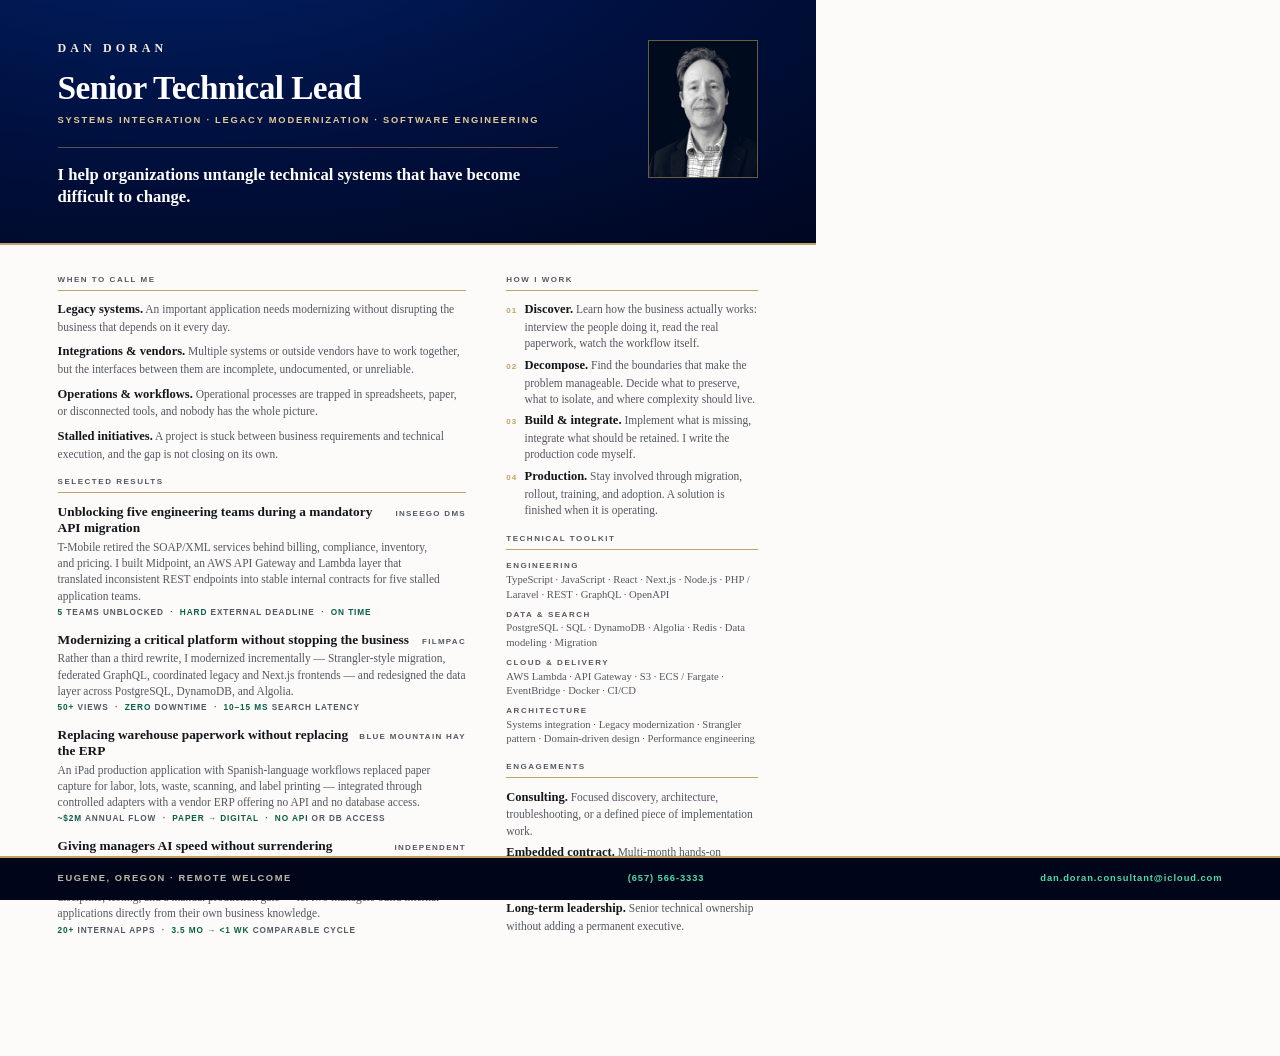
<file: sheets/capability.html>
<!DOCTYPE html>
<html lang="en">
<head>
<meta charset="UTF-8">
<title>Dan Doran — Capability Sheet</title>
<link rel="stylesheet" href="../css/sheet.css">
</head>
<body class="sheet--capability">

<header class="sheet-head">
    <p class="sheet-head__name">Dan Doran</p>
    <h1>Senior Technical Lead</h1>
    <p class="sheet-head__discipline">Systems Integration · Legacy Modernization · Software Engineering</p>
    <p class="sheet-head__statement">I help organizations untangle technical systems that have become difficult to change.</p>
    <figure class="sheet-portrait">
        <img src="../img/dan-doran.jpg" width="480" height="640" alt="Dan Doran">
    </figure>
</header>

<div class="sheet-body">

    <div>
        <section>
            <h2>When to call me</h2>
            <ul class="calls">
                <li><b>Legacy systems.</b> <span>An important application needs modernizing without disrupting the business that depends on it every day.</span></li>
                <li><b>Integrations &amp; vendors.</b> <span>Multiple systems or outside vendors have to work together, but the interfaces between them are incomplete, undocumented, or unreliable.</span></li>
                <li><b>Operations &amp; workflows.</b> <span>Operational processes are trapped in spreadsheets, paper, or disconnected tools, and nobody has the whole picture.</span></li>
                <li><b>Stalled initiatives.</b> <span>A project is stuck between business requirements and technical execution, and the gap is not closing on its own.</span></li>
            </ul>
        </section>

        <section>
            <h2>Selected results</h2>

            <div class="result">
                <div class="result__head">
                    <h3>Unblocking five engineering teams during a mandatory API migration</h3>
                    <p class="result__org">Inseego DMS</p>
                </div>
                <p>T-Mobile retired the SOAP/XML services behind billing, compliance, inventory, and pricing. I built Midpoint, an AWS API Gateway and Lambda layer that translated inconsistent REST endpoints into stable internal contracts for five stalled application teams.</p>
                <p class="result__stats"><em>5</em> teams unblocked &nbsp;·&nbsp; <em>Hard</em> external deadline &nbsp;·&nbsp; <em>On time</em></p>
            </div>

            <div class="result">
                <div class="result__head">
                    <h3>Modernizing a critical platform without stopping the business</h3>
                    <p class="result__org">Filmpac</p>
                </div>
                <p>Rather than a third rewrite, I modernized incrementally — Strangler-style migration, federated GraphQL, coordinated legacy and Next.js frontends — and redesigned the data layer across PostgreSQL, DynamoDB, and Algolia.</p>
                <p class="result__stats"><em>50+</em> views &nbsp;·&nbsp; <em>Zero</em> downtime &nbsp;·&nbsp; <em>10–15 ms</em> search latency</p>
            </div>

            <div class="result">
                <div class="result__head">
                    <h3>Replacing warehouse paperwork without replacing the ERP</h3>
                    <p class="result__org">Blue Mountain Hay</p>
                </div>
                <p>An iPad production application with Spanish-language workflows replaced paper capture for labor, lots, waste, scanning, and label printing — integrated through controlled adapters with a vendor ERP offering no API and no database access.</p>
                <p class="result__stats"><em>~$2M</em> annual flow &nbsp;·&nbsp; <em>Paper → digital</em> &nbsp;·&nbsp; <em>No API</em> or DB access</p>
            </div>

            <div class="result">
                <div class="result__head">
                    <h3>Giving managers AI speed without surrendering production control</h3>
                    <p class="result__org">Independent</p>
                </div>
                <p>A governed environment — protected data, shared authentication, source-control discipline, testing, and a manual production gate — let two managers build internal applications directly from their own business knowledge.</p>
                <p class="result__stats"><em>20+</em> internal apps &nbsp;·&nbsp; <em>3.5 mo → &lt;1 wk</em> comparable cycle</p>
            </div>
        </section>
    </div>

    <div>
        <section>
            <h2>How I work</h2>
            <ul class="method">
                <li><i>01</i><b>Discover.</b> <span>Learn how the business actually works: interview the people doing it, read the real paperwork, watch the workflow itself.</span></li>
                <li><i>02</i><b>Decompose.</b> <span>Find the boundaries that make the problem manageable. Decide what to preserve, what to isolate, and where complexity should live.</span></li>
                <li><i>03</i><b>Build &amp; integrate.</b> <span>Implement what is missing, integrate what should be retained. I write the production code myself.</span></li>
                <li><i>04</i><b>Production.</b> <span>Stay involved through migration, rollout, training, and adoption. A solution is finished when it is operating.</span></li>
            </ul>
        </section>

        <section>
            <h2>Technical toolkit</h2>
            <dl class="toolkit">
                <div>
                    <dt class="label">Engineering</dt>
                    <dd>TypeScript · JavaScript · React · Next.js · Node.js · PHP / Laravel · REST · GraphQL · OpenAPI</dd>
                </div>
                <div>
                    <dt class="label">Data &amp; search</dt>
                    <dd>PostgreSQL · SQL · DynamoDB · Algolia · Redis · Data modeling · Migration</dd>
                </div>
                <div>
                    <dt class="label">Cloud &amp; delivery</dt>
                    <dd>AWS Lambda · API Gateway · S3 · ECS / Fargate · EventBridge · Docker · CI/CD</dd>
                </div>
                <div>
                    <dt class="label">Architecture</dt>
                    <dd>Systems integration · Legacy modernization · Strangler pattern · Domain-driven design · Performance engineering</dd>
                </div>
            </dl>
        </section>

        <section>
            <h2>Engagements</h2>
            <ul class="modes">
                <li><b>Consulting.</b> <span>Focused discovery, architecture, troubleshooting, or a defined piece of implementation work.</span></li>
                <li><b>Embedded contract.</b> <span>Multi-month hands-on delivery inside your team, from discovery through production.</span></li>
                <li><b>Long-term leadership.</b> <span>Senior technical ownership without adding a permanent executive.</span></li>
            </ul>
        </section>
    </div>

</div>

<footer class="sheet-foot">
    <span>Eugene, Oregon · Remote welcome</span>
    <a href="tel:+16575663333">(657) 566-3333</a>
    <a href="mailto:dan.doran.consultant@icloud.com">dan.doran.consultant@icloud.com</a>
</footer>

</body>
</html>
</file>
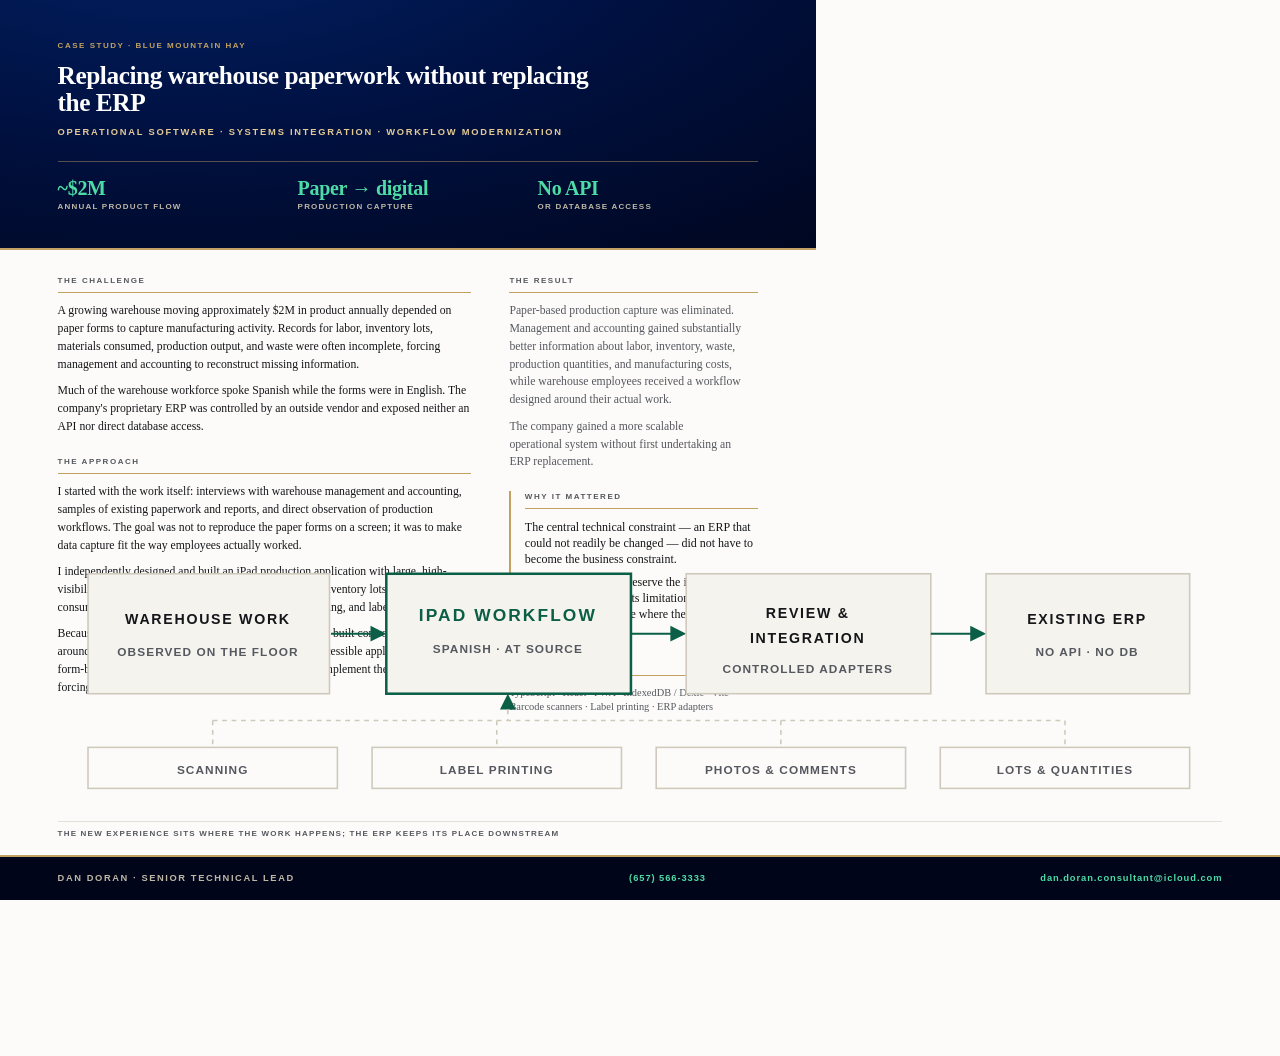
<file: sheets/case-blue-mountain-hay.html>
<!DOCTYPE html>
<html lang="en">
<head>
<meta charset="UTF-8">
<title>Case Study — Blue Mountain Hay Warehouse Production System</title>
<link rel="stylesheet" href="../css/sheet.css">
</head>
<body class="sheet--case">

<header class="sheet-head">
    <p class="sheet-head__eyebrow">Case study · Blue Mountain Hay</p>
    <h1>Replacing warehouse paperwork without replacing the ERP</h1>
    <p class="sheet-head__discipline">Operational Software · Systems Integration · Workflow Modernization</p>
    <dl class="stats">
        <div><dt>~$2M</dt><dd>Annual product flow</dd></div>
        <div><dt>Paper → digital</dt><dd>Production capture</dd></div>
        <div><dt>No API</dt><dd>Or database access</dd></div>
    </dl>
</header>

<div class="case-body">

    <div>
        <section>
            <h2>The challenge</h2>
            <p>A growing warehouse moving approximately $2M in product annually depended on paper forms to capture manufacturing activity. Records for labor, inventory lots, materials consumed, production output, and waste were often incomplete, forcing management and accounting to reconstruct missing information.</p>
            <p>Much of the warehouse workforce spoke Spanish while the forms were in English. The company's proprietary ERP was controlled by an outside vendor and exposed neither an API nor direct database access.</p>
        </section>

        <section>
            <h2>The approach</h2>
            <p>I started with the work itself: interviews with warehouse management and accounting, samples of existing paperwork and reports, and direct observation of production workflows. The goal was not to reproduce the paper forms on a screen; it was to make data capture fit the way employees actually worked.</p>
            <p>I independently designed and built an iPad production application with large, high-visibility Spanish-language workflows for labor timing, inventory lots, quantities consumed and produced, waste, comments, photos, scanning, and label printing.</p>
            <p>Because the ERP could not be integrated conventionally, I built controlled adapters around the interfaces it did expose — reports, exports, accessible application data, and form-based workflows — allowing the new system to complement the ERP rather than forcing an expensive replacement.</p>
        </section>
    </div>

    <div class="case-aside">
        <section>
            <h2>The result</h2>
            <p>Paper-based production capture was eliminated. Management and accounting gained substantially better information about labor, inventory, waste, production quantities, and manufacturing costs, while warehouse employees received a workflow designed around their actual work.</p>
            <p>The company gained a more scalable operational system without first undertaking an ERP replacement.</p>
        </section>

        <section class="case-why">
            <h2>Why it mattered</h2>
            <p>The central technical constraint — an ERP that could not readily be changed — did not have to become the business constraint.</p>
            <p>The solution was to preserve the incumbent system, build around its limitations, and put the new experience where the actual work happened.</p>
        </section>

        <section class="case-tech">
            <h2>Technology</h2>
            <p>TypeScript · React · PWA · IndexedDB / Dexie · Vite · Barcode scanners · Label printing · ERP adapters</p>
        </section>
    </div>

</div>

<figure class="case-figure">
    <svg viewBox="-18 -8 738 200" role="img" aria-label="Warehouse work observed on the floor feeds an iPad workflow in Spanish, then a review and integration step of controlled adapters, then the existing ERP which offers no API and no database access. Scanning, label printing, photos and lots all feed the iPad workflow.">
        <rect class="dg-fill" x="1" y="40" width="153" height="76"></rect>
        <rect class="dg-box" x="1" y="40" width="153" height="76"></rect>
        <text class="dg-t" x="77" y="72" text-anchor="middle">Warehouse work</text>
        <text class="dg-t dg-t--sm" x="77" y="92" text-anchor="middle">Observed on the floor</text>

        <line class="dg-flow" x1="155" y1="78" x2="182" y2="78"></line>
        <polygon class="dg-head" points="190,78 180,73 180,83"></polygon>

        <rect class="dg-fill" x="190" y="40" width="155" height="76"></rect>
        <rect class="dg-box-hi" x="190" y="40" width="155" height="76"></rect>
        <text class="dg-t dg-t--hi" x="267" y="70" text-anchor="middle" style="font-size:11px">iPad workflow</text>
        <text class="dg-t dg-t--sm" x="267" y="90" text-anchor="middle">Spanish · at source</text>

        <line class="dg-flow" x1="345" y1="78" x2="372" y2="78"></line>
        <polygon class="dg-head" points="380,78 370,73 370,83"></polygon>

        <rect class="dg-fill" x="380" y="40" width="155" height="76"></rect>
        <rect class="dg-box" x="380" y="40" width="155" height="76"></rect>
        <text class="dg-t" x="457" y="68" text-anchor="middle">Review &amp;</text>
        <text class="dg-t" x="457" y="84" text-anchor="middle">integration</text>
        <text class="dg-t dg-t--sm" x="457" y="103" text-anchor="middle">Controlled adapters</text>

        <line class="dg-flow" x1="535" y1="78" x2="562" y2="78"></line>
        <polygon class="dg-head" points="570,78 560,73 560,83"></polygon>

        <rect class="dg-fill" x="570" y="40" width="129" height="76"></rect>
        <rect class="dg-box" x="570" y="40" width="129" height="76"></rect>
        <text class="dg-t" x="634" y="72" text-anchor="middle">Existing ERP</text>
        <text class="dg-t dg-t--sm" x="634" y="92" text-anchor="middle">No API · no DB</text>

        <polygon class="dg-head" points="267,116 262,126 272,126"></polygon>
        <line class="dg-thin" x1="267" y1="126" x2="267" y2="133"></line>
        <line class="dg-thin" x1="80" y1="133" x2="620" y2="133"></line>
        <line class="dg-thin" x1="80" y1="133" x2="80" y2="150"></line>
        <line class="dg-thin" x1="260" y1="133" x2="260" y2="150"></line>
        <line class="dg-thin" x1="440" y1="133" x2="440" y2="150"></line>
        <line class="dg-thin" x1="620" y1="133" x2="620" y2="150"></line>

        <rect class="dg-box" x="1" y="150" width="158" height="26"></rect>
        <text class="dg-t dg-t--sm" x="80" y="167" text-anchor="middle">Scanning</text>

        <rect class="dg-box" x="181" y="150" width="158" height="26"></rect>
        <text class="dg-t dg-t--sm" x="260" y="167" text-anchor="middle">Label printing</text>

        <rect class="dg-box" x="361" y="150" width="158" height="26"></rect>
        <text class="dg-t dg-t--sm" x="440" y="167" text-anchor="middle">Photos &amp; comments</text>

        <rect class="dg-box" x="541" y="150" width="158" height="26"></rect>
        <text class="dg-t dg-t--sm" x="620" y="167" text-anchor="middle">Lots &amp; quantities</text>
    </svg>
    <figcaption>The new experience sits where the work happens; the ERP keeps its place downstream</figcaption>
</figure>

<footer class="sheet-foot">
    <span>Dan Doran · Senior Technical Lead</span>
    <a href="tel:+16575663333">(657) 566-3333</a>
    <a href="mailto:dan.doran.consultant@icloud.com">dan.doran.consultant@icloud.com</a>
</footer>

</body>
</html>
</file>
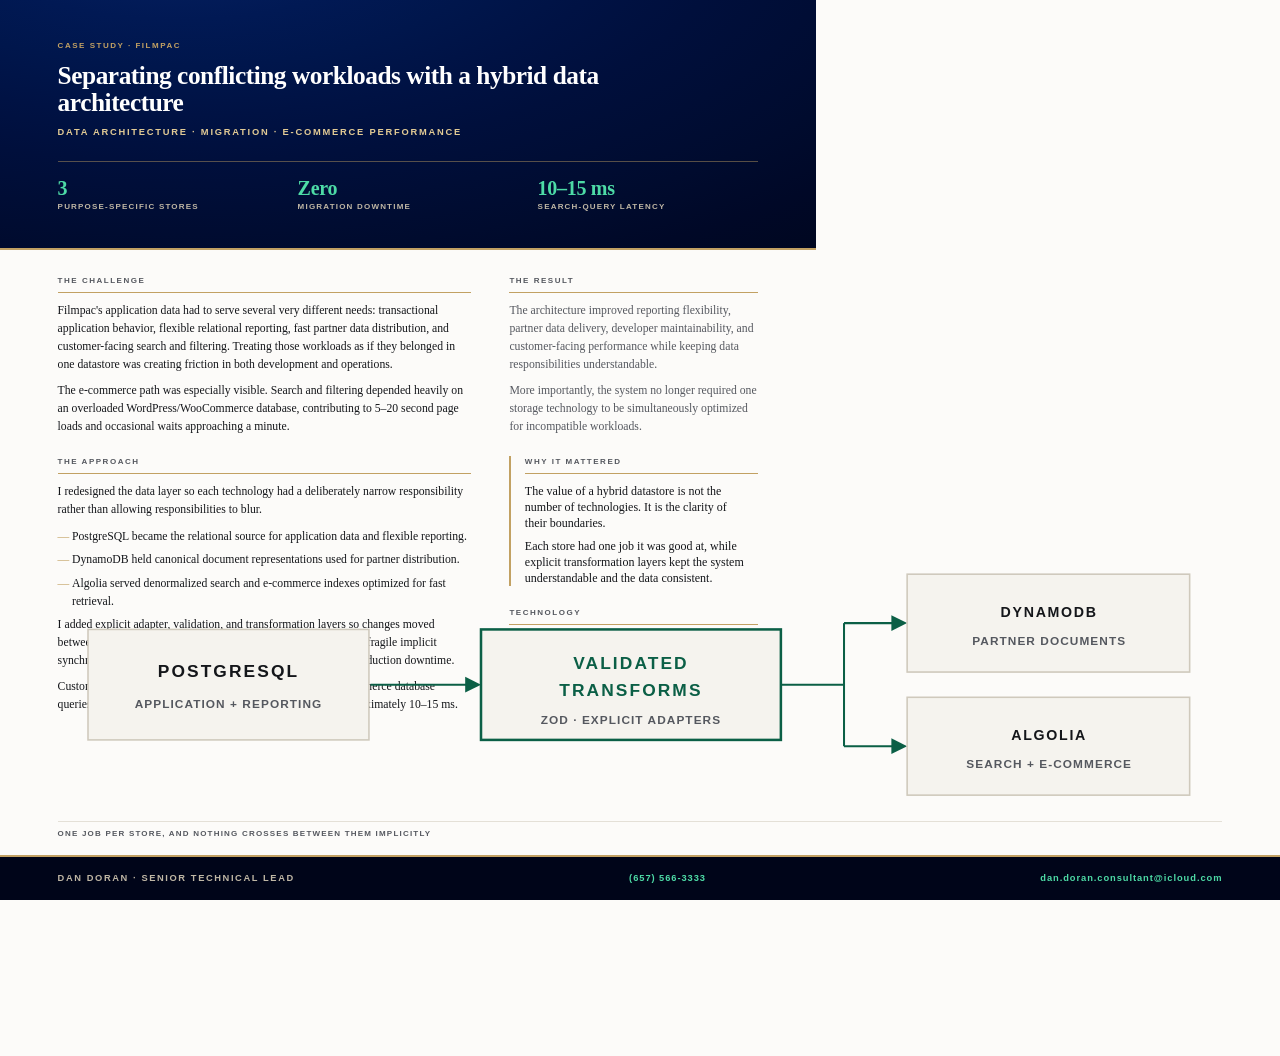
<file: sheets/case-filmpac-data.html>
<!DOCTYPE html>
<html lang="en">
<head>
<meta charset="UTF-8">
<title>Case Study — Hybrid Data Architecture</title>
<link rel="stylesheet" href="../css/sheet.css">
</head>
<body class="sheet--case">

<header class="sheet-head">
    <p class="sheet-head__eyebrow">Case study · Filmpac</p>
    <h1>Separating conflicting workloads with a hybrid data architecture</h1>
    <p class="sheet-head__discipline">Data Architecture · Migration · E-Commerce Performance</p>
    <dl class="stats">
        <div><dt>3</dt><dd>Purpose-specific stores</dd></div>
        <div><dt>Zero</dt><dd>Migration downtime</dd></div>
        <div><dt>10–15 ms</dt><dd>Search-query latency</dd></div>
    </dl>
</header>

<div class="case-body">

    <div>
        <section>
            <h2>The challenge</h2>
            <p>Filmpac's application data had to serve several very different needs: transactional application behavior, flexible relational reporting, fast partner data distribution, and customer-facing search and filtering. Treating those workloads as if they belonged in one datastore was creating friction in both development and operations.</p>
            <p>The e-commerce path was especially visible. Search and filtering depended heavily on an overloaded WordPress/WooCommerce database, contributing to 5–20 second page loads and occasional waits approaching a minute.</p>
        </section>

        <section>
            <h2>The approach</h2>
            <p>I redesigned the data layer so each technology had a deliberately narrow responsibility rather than allowing responsibilities to blur.</p>
            <ul>
                <li>PostgreSQL became the relational source for application data and flexible reporting.</li>
                <li>DynamoDB held canonical document representations used for partner distribution.</li>
                <li>Algolia served denormalized search and e-commerce indexes optimized for fast retrieval.</li>
            </ul>
            <p>I added explicit adapter, validation, and transformation layers so changes moved between these representations intentionally rather than relying on fragile implicit synchronization. Multiple migrations were completed without production downtime.</p>
            <p>Customer-facing search and filtering were moved from WooCommerce database queries to Algolia indexes, where search-query latency was approximately 10–15 ms.</p>
        </section>
    </div>

    <div class="case-aside">
        <section>
            <h2>The result</h2>
            <p>The architecture improved reporting flexibility, partner data delivery, developer maintainability, and customer-facing performance while keeping data responsibilities understandable.</p>
            <p>More importantly, the system no longer required one storage technology to be simultaneously optimized for incompatible workloads.</p>
        </section>

        <section class="case-why">
            <h2>Why it mattered</h2>
            <p>The value of a hybrid datastore is not the number of technologies. It is the clarity of their boundaries.</p>
            <p>Each store had one job it was good at, while explicit transformation layers kept the system understandable and the data consistent.</p>
        </section>

        <section class="case-tech">
            <h2>Technology</h2>
            <p>PostgreSQL · DynamoDB · Algolia · Zod · TypeScript · Data migration · Search indexing</p>
        </section>
    </div>

</div>

<figure class="case-figure">
    <svg viewBox="-18 -8 738 180" role="img" aria-label="PostgreSQL holds application and reporting data. A validated transformation layer built with Zod and explicit adapters moves data into DynamoDB for partner documents and Algolia for search and e-commerce.">
        <rect class="dg-fill" x="1" y="55" width="178" height="70"></rect>
        <rect class="dg-box" x="1" y="55" width="178" height="70"></rect>
        <text class="dg-t" x="90" y="85" text-anchor="middle" style="font-size:11px">PostgreSQL</text>
        <text class="dg-t dg-t--sm" x="90" y="105" text-anchor="middle">Application + reporting</text>

        <line class="dg-flow" x1="180" y1="90" x2="242" y2="90"></line>
        <polygon class="dg-head" points="250,90 240,85 240,95"></polygon>

        <rect class="dg-fill" x="250" y="55" width="190" height="70"></rect>
        <rect class="dg-box-hi" x="250" y="55" width="190" height="70"></rect>
        <text class="dg-t dg-t--hi" x="345" y="80" text-anchor="middle" style="font-size:11px">Validated</text>
        <text class="dg-t dg-t--hi" x="345" y="97" text-anchor="middle" style="font-size:11px">transforms</text>
        <text class="dg-t dg-t--sm" x="345" y="115" text-anchor="middle">Zod · explicit adapters</text>

        <line class="dg-flow" x1="440" y1="90" x2="480" y2="90"></line>
        <line class="dg-flow" x1="480" y1="51" x2="480" y2="129"></line>
        <line class="dg-flow" x1="480" y1="51" x2="512" y2="51"></line>
        <line class="dg-flow" x1="480" y1="129" x2="512" y2="129"></line>
        <polygon class="dg-head" points="520,51 510,46 510,56"></polygon>
        <polygon class="dg-head" points="520,129 510,124 510,134"></polygon>

        <rect class="dg-fill" x="520" y="20" width="179" height="62"></rect>
        <rect class="dg-box" x="520" y="20" width="179" height="62"></rect>
        <text class="dg-t" x="610" y="47" text-anchor="middle">DynamoDB</text>
        <text class="dg-t dg-t--sm" x="610" y="65" text-anchor="middle">Partner documents</text>

        <rect class="dg-fill" x="520" y="98" width="179" height="62"></rect>
        <rect class="dg-box" x="520" y="98" width="179" height="62"></rect>
        <text class="dg-t" x="610" y="125" text-anchor="middle">Algolia</text>
        <text class="dg-t dg-t--sm" x="610" y="143" text-anchor="middle">Search + e-commerce</text>
    </svg>
    <figcaption>One job per store, and nothing crosses between them implicitly</figcaption>
</figure>

<footer class="sheet-foot">
    <span>Dan Doran · Senior Technical Lead</span>
    <a href="tel:+16575663333">(657) 566-3333</a>
    <a href="mailto:dan.doran.consultant@icloud.com">dan.doran.consultant@icloud.com</a>
</footer>

</body>
</html>
</file>
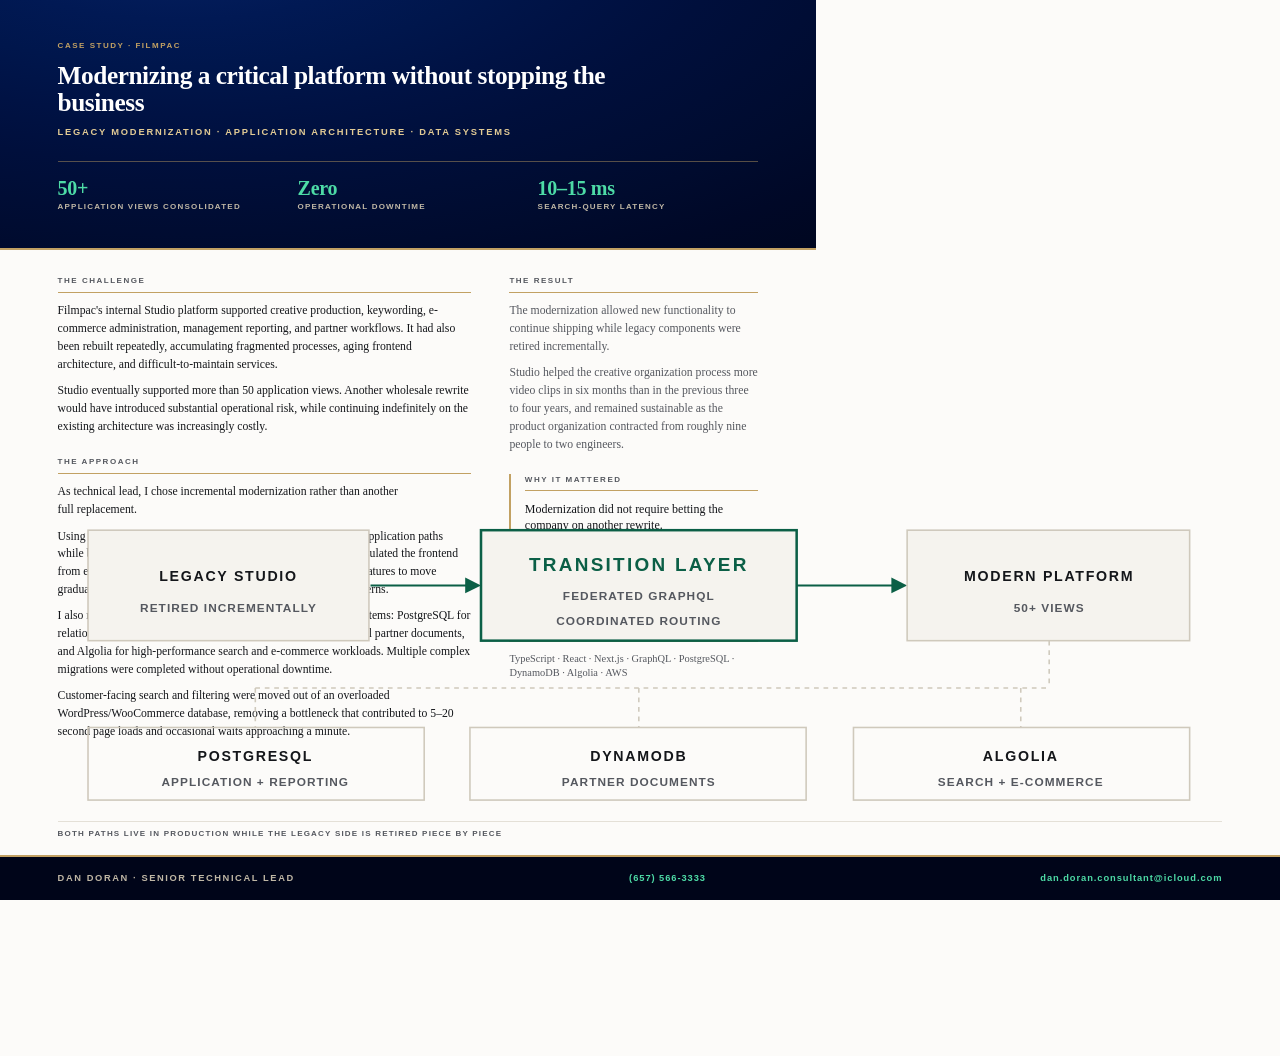
<file: sheets/case-filmpac-modernization.html>
<!DOCTYPE html>
<html lang="en">
<head>
<meta charset="UTF-8">
<title>Case Study — Filmpac Studio Platform Modernization</title>
<link rel="stylesheet" href="../css/sheet.css">
</head>
<body class="sheet--case">

<header class="sheet-head">
    <p class="sheet-head__eyebrow">Case study · Filmpac</p>
    <h1>Modernizing a critical platform without stopping the business</h1>
    <p class="sheet-head__discipline">Legacy Modernization · Application Architecture · Data Systems</p>
    <dl class="stats">
        <div><dt>50+</dt><dd>Application views consolidated</dd></div>
        <div><dt>Zero</dt><dd>Operational downtime</dd></div>
        <div><dt>10–15 ms</dt><dd>Search-query latency</dd></div>
    </dl>
</header>

<div class="case-body">

    <div>
        <section>
            <h2>The challenge</h2>
            <p>Filmpac's internal Studio platform supported creative production, keywording, e-commerce administration, management reporting, and partner workflows. It had also been rebuilt repeatedly, accumulating fragmented processes, aging frontend architecture, and difficult-to-maintain services.</p>
            <p>Studio eventually supported more than 50 application views. Another wholesale rewrite would have introduced substantial operational risk, while continuing indefinitely on the existing architecture was increasingly costly.</p>
        </section>

        <section>
            <h2>The approach</h2>
            <p>As technical lead, I chose incremental modernization rather than another full replacement.</p>
            <p>Using a Strangler-style approach, I separated legacy and modern application paths while both remained in production. A federated GraphQL layer insulated the frontend from existing services, and coordinated Next.js routing allowed features to move gradually from older Pages Router code to newer App Router patterns.</p>
            <p>I also redesigned the data architecture around purpose-specific systems: PostgreSQL for relational application and reporting data, DynamoDB for canonical partner documents, and Algolia for high-performance search and e-commerce workloads. Multiple complex migrations were completed without operational downtime.</p>
            <p>Customer-facing search and filtering were moved out of an overloaded WordPress/WooCommerce database, removing a bottleneck that contributed to 5–20 second page loads and occasional waits approaching a minute.</p>
        </section>
    </div>

    <div class="case-aside">
        <section>
            <h2>The result</h2>
            <p>The modernization allowed new functionality to continue shipping while legacy components were retired incrementally.</p>
            <p>Studio helped the creative organization process more video clips in six months than in the previous three to four years, and remained sustainable as the product organization contracted from roughly nine people to two engineers.</p>
        </section>

        <section class="case-why">
            <h2>Why it mattered</h2>
            <p>Modernization did not require betting the company on another rewrite.</p>
            <p>The durable approach was to identify clean boundaries, preserve functioning systems, replace weak components incrementally, and keep production moving throughout.</p>
        </section>

        <section class="case-tech">
            <h2>Technology</h2>
            <p>TypeScript · React · Next.js · GraphQL · PostgreSQL · DynamoDB · Algolia · AWS</p>
        </section>
    </div>

</div>

<figure class="case-figure">
    <svg viewBox="-18 -8 738 208" role="img" aria-label="The legacy Studio platform and a modern platform both run in production, separated by a transition layer of federated GraphQL and coordinated Next.js routing, above three purpose-specific data services.">
        <rect class="dg-fill" x="1" y="20" width="178" height="70"></rect>
        <rect class="dg-box" x="1" y="20" width="178" height="70"></rect>
        <text class="dg-t" x="90" y="52" text-anchor="middle">Legacy Studio</text>
        <text class="dg-t dg-t--sm" x="90" y="72" text-anchor="middle">Retired incrementally</text>

        <line class="dg-flow" x1="180" y1="55" x2="242" y2="55"></line>
        <polygon class="dg-head" points="250,55 240,50 240,60"></polygon>

        <rect class="dg-fill" x="250" y="20" width="200" height="70"></rect>
        <rect class="dg-box-hi" x="250" y="20" width="200" height="70"></rect>
        <text class="dg-t dg-t--hi" x="350" y="46" text-anchor="middle" style="font-size:12px">Transition layer</text>
        <text class="dg-t dg-t--sm" x="350" y="64" text-anchor="middle">Federated GraphQL</text>
        <text class="dg-t dg-t--sm" x="350" y="80" text-anchor="middle">Coordinated routing</text>

        <line class="dg-flow" x1="450" y1="55" x2="512" y2="55"></line>
        <polygon class="dg-head" points="520,55 510,50 510,60"></polygon>

        <rect class="dg-fill" x="520" y="20" width="179" height="70"></rect>
        <rect class="dg-box" x="520" y="20" width="179" height="70"></rect>
        <text class="dg-t" x="610" y="52" text-anchor="middle">Modern platform</text>
        <text class="dg-t dg-t--sm" x="610" y="72" text-anchor="middle">50+ views</text>

        <line class="dg-thin" x1="610" y1="90" x2="610" y2="120"></line>
        <line class="dg-thin" x1="107" y1="120" x2="610" y2="120"></line>
        <line class="dg-thin" x1="107" y1="120" x2="107" y2="145"></line>
        <line class="dg-thin" x1="350" y1="120" x2="350" y2="145"></line>
        <line class="dg-thin" x1="592" y1="120" x2="592" y2="145"></line>

        <rect class="dg-box" x="1" y="145" width="213" height="46"></rect>
        <text class="dg-t" x="107" y="166" text-anchor="middle">PostgreSQL</text>
        <text class="dg-t dg-t--sm" x="107" y="182" text-anchor="middle">Application + reporting</text>

        <rect class="dg-box" x="243" y="145" width="213" height="46"></rect>
        <text class="dg-t" x="350" y="166" text-anchor="middle">DynamoDB</text>
        <text class="dg-t dg-t--sm" x="350" y="182" text-anchor="middle">Partner documents</text>

        <rect class="dg-box" x="486" y="145" width="213" height="46"></rect>
        <text class="dg-t" x="592" y="166" text-anchor="middle">Algolia</text>
        <text class="dg-t dg-t--sm" x="592" y="182" text-anchor="middle">Search + e-commerce</text>
    </svg>
    <figcaption>Both paths live in production while the legacy side is retired piece by piece</figcaption>
</figure>

<footer class="sheet-foot">
    <span>Dan Doran · Senior Technical Lead</span>
    <a href="tel:+16575663333">(657) 566-3333</a>
    <a href="mailto:dan.doran.consultant@icloud.com">dan.doran.consultant@icloud.com</a>
</footer>

</body>
</html>
</file>
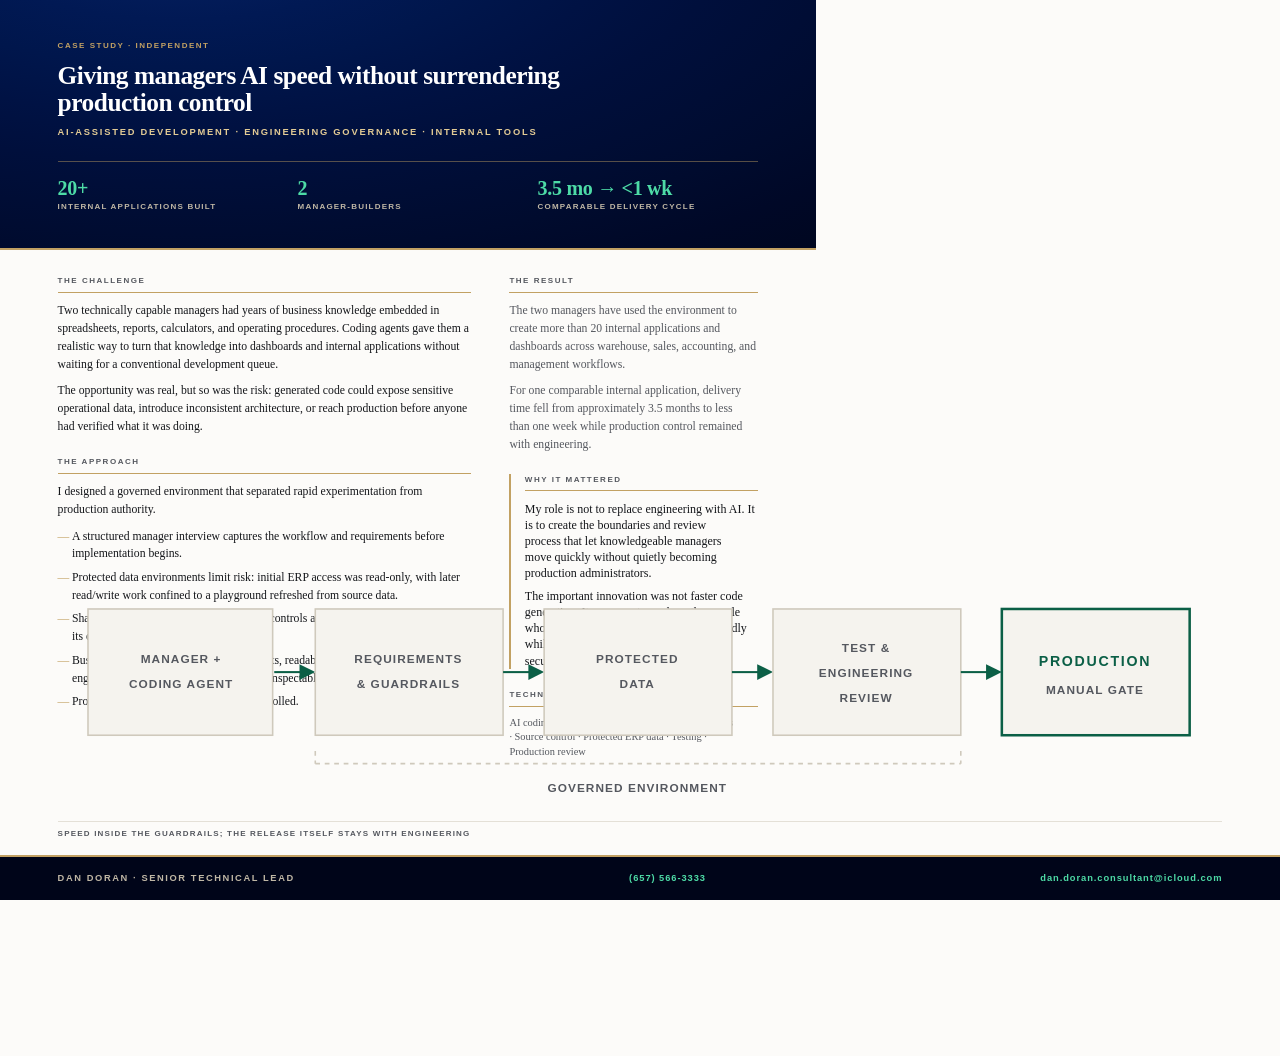
<file: sheets/case-governed-ai.html>
<!DOCTYPE html>
<html lang="en">
<head>
<meta charset="UTF-8">
<title>Case Study — Governed AI-Assisted Internal Development</title>
<link rel="stylesheet" href="../css/sheet.css">
</head>
<body class="sheet--case">

<header class="sheet-head">
    <p class="sheet-head__eyebrow">Case study · Independent</p>
    <h1>Giving managers AI speed without surrendering production control</h1>
    <p class="sheet-head__discipline">AI-Assisted Development · Engineering Governance · Internal Tools</p>
    <dl class="stats">
        <div><dt>20+</dt><dd>Internal applications built</dd></div>
        <div><dt>2</dt><dd>Manager-builders</dd></div>
        <div><dt>3.5 mo → &lt;1 wk</dt><dd>Comparable delivery cycle</dd></div>
    </dl>
</header>

<div class="case-body">

    <div>
        <section>
            <h2>The challenge</h2>
            <p>Two technically capable managers had years of business knowledge embedded in spreadsheets, reports, calculators, and operating procedures. Coding agents gave them a realistic way to turn that knowledge into dashboards and internal applications without waiting for a conventional development queue.</p>
            <p>The opportunity was real, but so was the risk: generated code could expose sensitive operational data, introduce inconsistent architecture, or reach production before anyone had verified what it was doing.</p>
        </section>

        <section>
            <h2>The approach</h2>
            <p>I designed a governed environment that separated rapid experimentation from production authority.</p>
            <ul>
                <li>A structured manager interview captures the workflow and requirements before implementation begins.</li>
                <li>Protected data environments limit risk: initial ERP access was read-only, with later read/write work confined to a playground refreshed from source data.</li>
                <li>Shared authentication and detailed access controls avoid every internal app inventing its own security model.</li>
                <li>Business-domain guidance, atomic commits, readable change logs, testing, and engineering review make generated work inspectable.</li>
                <li>Production release remains manually controlled.</li>
            </ul>
        </section>
    </div>

    <div class="case-aside">
        <section>
            <h2>The result</h2>
            <p>The two managers have used the environment to create more than 20 internal applications and dashboards across warehouse, sales, accounting, and management workflows.</p>
            <p>For one comparable internal application, delivery time fell from approximately 3.5 months to less than one week while production control remained with engineering.</p>
        </section>

        <section class="case-why">
            <h2>Why it mattered</h2>
            <p>My role is not to replace engineering with AI. It is to create the boundaries and review process that let knowledgeable managers move quickly without quietly becoming production administrators.</p>
            <p>The important innovation was not faster code generation. It was a system where the people who understand the business can build rapidly while engineering retains control of data, security, and production risk.</p>
        </section>

        <section class="case-tech">
            <h2>Technology</h2>
            <p>AI coding agents · OAuth-style authentication · ACLs · Source control · Protected ERP data · Testing · Production review</p>
        </section>
    </div>

</div>

<figure class="case-figure">
    <svg viewBox="-18 -8 738 168" role="img" aria-label="A manager working with a coding agent passes through requirements and guardrails, then protected data, then testing and engineering review, before anything reaches production. The first three stages form the governed environment; the production release stays a manual gate.">
        <rect class="dg-fill" x="1" y="30" width="117" height="80"></rect>
        <rect class="dg-box" x="1" y="30" width="117" height="80"></rect>
        <text class="dg-t dg-t--sm" x="60" y="64" text-anchor="middle">Manager +</text>
        <text class="dg-t dg-t--sm" x="60" y="80" text-anchor="middle">coding agent</text>

        <line class="dg-flow" x1="119" y1="70" x2="136" y2="70"></line>
        <polygon class="dg-head" points="145,70 135,65 135,75"></polygon>

        <rect class="dg-fill" x="145" y="30" width="119" height="80"></rect>
        <rect class="dg-box" x="145" y="30" width="119" height="80"></rect>
        <text class="dg-t dg-t--sm" x="204" y="64" text-anchor="middle">Requirements</text>
        <text class="dg-t dg-t--sm" x="204" y="80" text-anchor="middle">&amp; guardrails</text>

        <line class="dg-flow" x1="264" y1="70" x2="281" y2="70"></line>
        <polygon class="dg-head" points="290,70 280,65 280,75"></polygon>

        <rect class="dg-fill" x="290" y="30" width="119" height="80"></rect>
        <rect class="dg-box" x="290" y="30" width="119" height="80"></rect>
        <text class="dg-t dg-t--sm" x="349" y="64" text-anchor="middle">Protected</text>
        <text class="dg-t dg-t--sm" x="349" y="80" text-anchor="middle">data</text>

        <line class="dg-flow" x1="409" y1="70" x2="426" y2="70"></line>
        <polygon class="dg-head" points="435,70 425,65 425,75"></polygon>

        <rect class="dg-fill" x="435" y="30" width="119" height="80"></rect>
        <rect class="dg-box" x="435" y="30" width="119" height="80"></rect>
        <text class="dg-t dg-t--sm" x="494" y="57" text-anchor="middle">Test &amp;</text>
        <text class="dg-t dg-t--sm" x="494" y="73" text-anchor="middle">engineering</text>
        <text class="dg-t dg-t--sm" x="494" y="89" text-anchor="middle">review</text>

        <line class="dg-flow" x1="554" y1="70" x2="571" y2="70"></line>
        <polygon class="dg-head" points="580,70 570,65 570,75"></polygon>

        <rect class="dg-fill" x="580" y="30" width="119" height="80"></rect>
        <rect class="dg-box-hi" x="580" y="30" width="119" height="80"></rect>
        <text class="dg-t dg-t--hi" x="639" y="66" text-anchor="middle">Production</text>
        <text class="dg-t dg-t--sm" x="639" y="84" text-anchor="middle">Manual gate</text>

        <line class="dg-thin" x1="145" y1="120" x2="145" y2="128"></line>
        <line class="dg-thin" x1="145" y1="128" x2="554" y2="128"></line>
        <line class="dg-thin" x1="554" y1="120" x2="554" y2="128"></line>
        <text class="dg-t dg-t--sm" x="349" y="146" text-anchor="middle">Governed environment</text>
    </svg>
    <figcaption>Speed inside the guardrails; the release itself stays with engineering</figcaption>
</figure>

<footer class="sheet-foot">
    <span>Dan Doran · Senior Technical Lead</span>
    <a href="tel:+16575663333">(657) 566-3333</a>
    <a href="mailto:dan.doran.consultant@icloud.com">dan.doran.consultant@icloud.com</a>
</footer>

</body>
</html>
</file>
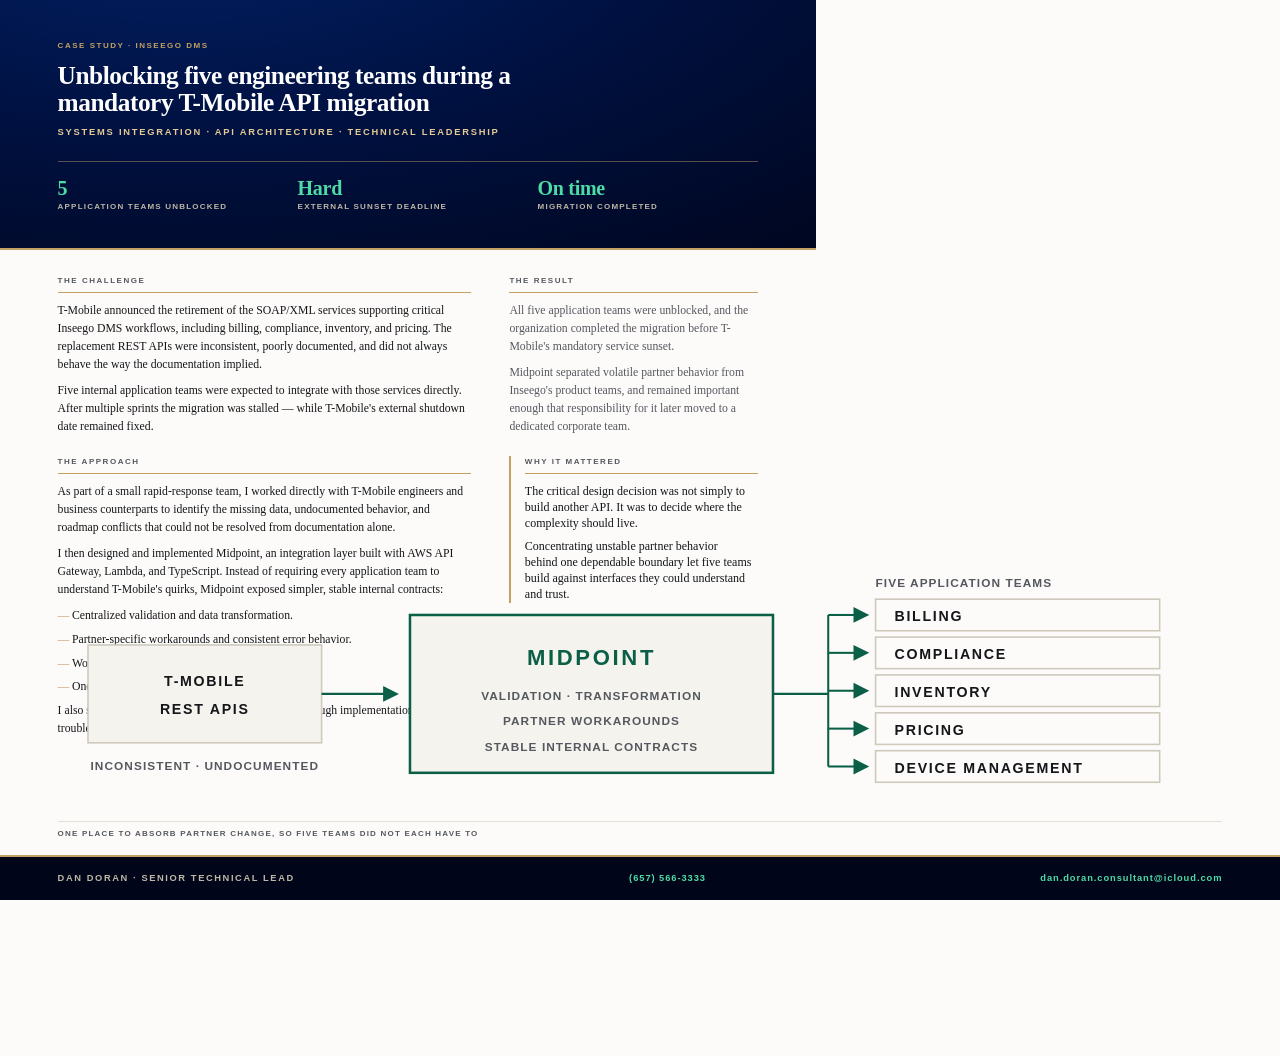
<file: sheets/case-midpoint.html>
<!DOCTYPE html>
<html lang="en">
<head>
<meta charset="UTF-8">
<title>Case Study — Midpoint, T-Mobile API Migration</title>
<link rel="stylesheet" href="../css/sheet.css">
</head>
<body class="sheet--case">

<header class="sheet-head">
    <p class="sheet-head__eyebrow">Case study · Inseego DMS</p>
    <h1>Unblocking five engineering teams during a mandatory T-Mobile API migration</h1>
    <p class="sheet-head__discipline">Systems Integration · API Architecture · Technical Leadership</p>
    <dl class="stats">
        <div><dt>5</dt><dd>Application teams unblocked</dd></div>
        <div><dt>Hard</dt><dd>External sunset deadline</dd></div>
        <div><dt>On time</dt><dd>Migration completed</dd></div>
    </dl>
</header>

<div class="case-body">

    <div>
        <section>
            <h2>The challenge</h2>
            <p>T-Mobile announced the retirement of the SOAP/XML services supporting critical Inseego DMS workflows, including billing, compliance, inventory, and pricing. The replacement REST APIs were inconsistent, poorly documented, and did not always behave the way the documentation implied.</p>
            <p>Five internal application teams were expected to integrate with those services directly. After multiple sprints the migration was stalled — while T-Mobile's external shutdown date remained fixed.</p>
        </section>

        <section>
            <h2>The approach</h2>
            <p>As part of a small rapid-response team, I worked directly with T-Mobile engineers and business counterparts to identify the missing data, undocumented behavior, and roadmap conflicts that could not be resolved from documentation alone.</p>
            <p>I then designed and implemented Midpoint, an integration layer built with AWS API Gateway, Lambda, and TypeScript. Instead of requiring every application team to understand T-Mobile's quirks, Midpoint exposed simpler, stable internal contracts:</p>
            <ul>
                <li>Centralized validation and data transformation.</li>
                <li>Partner-specific workarounds and consistent error behavior.</li>
                <li>Working examples and clearer internal interfaces.</li>
                <li>One place to absorb future T-Mobile changes.</li>
            </ul>
            <p>I also supported the consuming development teams through implementation, training, troubleshooting, and interface negotiation.</p>
        </section>
    </div>

    <div class="case-aside">
        <section>
            <h2>The result</h2>
            <p>All five application teams were unblocked, and the organization completed the migration before T-Mobile's mandatory service sunset.</p>
            <p>Midpoint separated volatile partner behavior from Inseego's product teams, and remained important enough that responsibility for it later moved to a dedicated corporate team.</p>
        </section>

        <section class="case-why">
            <h2>Why it mattered</h2>
            <p>The critical design decision was not simply to build another API. It was to decide where the complexity should live.</p>
            <p>Concentrating unstable partner behavior behind one dependable boundary let five teams build against interfaces they could understand and trust.</p>
        </section>

        <section class="case-tech">
            <h2>Technology</h2>
            <p>AWS API Gateway · AWS Lambda · TypeScript · REST APIs · Swagger / OpenAPI</p>
        </section>
    </div>

</div>

<figure class="case-figure">
    <svg viewBox="-18 -8 738 164" role="img" aria-label="Inconsistent T-Mobile REST APIs feed into a single Midpoint layer handling validation, transformation, partner workarounds and stable internal contracts, which serves five application teams.">
        <rect class="dg-fill" x="1" y="49" width="148" height="62"></rect>
        <rect class="dg-box" x="1" y="49" width="148" height="62"></rect>
        <text class="dg-t" x="75" y="75" text-anchor="middle">T-Mobile</text>
        <text class="dg-t" x="75" y="93" text-anchor="middle">REST APIs</text>
        <text class="dg-t dg-t--sm" x="75" y="128" text-anchor="middle">Inconsistent · undocumented</text>

        <line class="dg-flow" x1="149" y1="80" x2="190" y2="80"></line>
        <polygon class="dg-head" points="198,80 188,75 188,85"></polygon>

        <rect class="dg-fill" x="205" y="30" width="230" height="100"></rect>
        <rect class="dg-box-hi" x="205" y="30" width="230" height="100"></rect>
        <text class="dg-t dg-t--hi" x="320" y="62" text-anchor="middle" style="font-size:14px">Midpoint</text>
        <text class="dg-t dg-t--sm" x="320" y="84" text-anchor="middle">Validation · transformation</text>
        <text class="dg-t dg-t--sm" x="320" y="100" text-anchor="middle">Partner workarounds</text>
        <text class="dg-t dg-t--sm" x="320" y="116" text-anchor="middle">Stable internal contracts</text>

        <line class="dg-flow" x1="435" y1="80" x2="470" y2="80"></line>
        <line class="dg-flow" x1="470" y1="30" x2="470" y2="126"></line>
        <line class="dg-flow" x1="470" y1="30"  x2="488" y2="30"></line>
        <line class="dg-flow" x1="470" y1="54"  x2="488" y2="54"></line>
        <line class="dg-flow" x1="470" y1="78"  x2="488" y2="78"></line>
        <line class="dg-flow" x1="470" y1="102" x2="488" y2="102"></line>
        <line class="dg-flow" x1="470" y1="126" x2="488" y2="126"></line>
        <polygon class="dg-head" points="496,30 486,25 486,35"></polygon>
        <polygon class="dg-head" points="496,54 486,49 486,59"></polygon>
        <polygon class="dg-head" points="496,78 486,73 486,83"></polygon>
        <polygon class="dg-head" points="496,102 486,97 486,107"></polygon>
        <polygon class="dg-head" points="496,126 486,121 486,131"></polygon>

        <text class="dg-t dg-t--sm" x="500" y="12">Five application teams</text>
        <rect class="dg-box" x="500" y="20" width="180" height="20"></rect>
        <rect class="dg-box" x="500" y="44" width="180" height="20"></rect>
        <rect class="dg-box" x="500" y="68" width="180" height="20"></rect>
        <rect class="dg-box" x="500" y="92" width="180" height="20"></rect>
        <rect class="dg-box" x="500" y="116" width="180" height="20"></rect>
        <text class="dg-t" x="512" y="34">Billing</text>
        <text class="dg-t" x="512" y="58">Compliance</text>
        <text class="dg-t" x="512" y="82">Inventory</text>
        <text class="dg-t" x="512" y="106">Pricing</text>
        <text class="dg-t" x="512" y="130">Device management</text>
    </svg>
    <figcaption>One place to absorb partner change, so five teams did not each have to</figcaption>
</figure>

<footer class="sheet-foot">
    <span>Dan Doran · Senior Technical Lead</span>
    <a href="tel:+16575663333">(657) 566-3333</a>
    <a href="mailto:dan.doran.consultant@icloud.com">dan.doran.consultant@icloud.com</a>
</footer>

</body>
</html>
</file>
<file: css/site.css>
@charset "UTF-8";
/* ============================================================================
   DAN DORAN — CONSULTING PRACTICE
   Typographic architecture per DESIGN.md

   1. Reset & tokens
   2. Typographic system (baseline rhythm)
   3. The book grid (asymmetric, discrete gates)
   4. Bands (night / paper)
   5. Masthead & hero
   6. Section furniture
   7. When to call me
   8. Case studies
   9. Diagrams
  10. How I work
  11. Experience
  12. Toolkit
  13. Contact & footer
  14. Case-study article pages
  15. Print
   ========================================================================= */


/* ============================================================================
   1. RESET & TOKENS
   ========================================================================= */

*, *::before, *::after {
    box-sizing: border-box;
    margin: 0;
    padding: 0;
}

:root {
    /* --- Modular typographic scale. Base 17px for literary comfort. ------- */
    --font-size-base: 1.0625rem;
    --line-height-base: 1.618;                                /* Golden Ratio leading */

    /* The single unit of vertical measure. Every gap, pad and margin in this
       stylesheet is an exact whole multiple of it. Nothing is set ad hoc. */
    --vertical-rhythm: calc(var(--font-size-base) * var(--line-height-base));
    --r1: var(--vertical-rhythm);
    --r2: calc(var(--vertical-rhythm) * 2);
    --r3: calc(var(--vertical-rhythm) * 3);
    --r4: calc(var(--vertical-rhythm) * 4);
    --r5: calc(var(--vertical-rhythm) * 5);
    --r6: calc(var(--vertical-rhythm) * 6);

    /* --- Faces of the hot-metal Linotype era ----------------------------- *
       Display: Palatino — Hermann Zapf, cut by D. Stempel AG / Linotype,
       1949–50. Genuinely of the period and resident on macOS ("Palatino")
       and Windows ("Palatino Linotype").
       Text: Georgia — Matthew Carter's screen face descended from the
       Scotch Roman / Century Expanded news romans that were the Linotype
       workhorses of the same decades, and the only one of them hinted well
       enough to hold a 17px text setting.
       Label: the Metro / Spartan geometric-sans line (Dwiggins, Linotype
       1929 and 1939); Futura and Avenir stand in for them.
       See README.md to substitute a licensed Caledonia or Electra revival. */
    --face-display: "Palatino Linotype", Palatino, "Book Antiqua",
                    "URW Palladio L", Georgia, "Times New Roman", serif;
    --face-text:    Georgia, "Palatino Linotype", Palatino, "Iowan Old Style",
                    "Times New Roman", serif;
    --face-label:   Futura, "Futura PT", "Avenir Next", Avenir,
                    "Century Gothic", "Trebuchet MS", sans-serif;

    /* --- Paper ----------------------------------------------------------- */
    --paper:        #fcfbf9;                                  /* satin white */
    --ink:          #14161a;
    --ink-muted:    #55585f;
    --rule-fine:    #e4e0d7;
    --rule-strong:  #cfc9bc;

    /* --- Night. A rich, smooth black-blue. ------------------------------- */
    --night-fallback: #001244;       /* flat ground if gradients don't render */
    --night-low:      #000519;       /* where the ramp ends: the colour a second
                                        night band and the overscroll take, so
                                        no seam shows at the join */
    --ink-reverse:    #070b14;       /* dark ink, for lettering on green */
    /* Light falling across a studio backdrop: one radial ramp, source at the
       upper left, falling to a blue-black far corner.

       DO NOT hand-edit these stops. They are sampled from a ramp defined in
       OKLCH, where chroma is an explicit axis instead of an accident of three
       RGB channels — which is the whole point. Two earlier versions failed
       here: the first spanned so little that it read as flat black, and the
       second had the right hue and lightness but only ~53% saturation, so it
       read as washed-out grey. Chroma is what makes a dark blue look rich, and
       sRGB gives you no handle on it.

       Held at 78% saturation or above across every stop, so there is no
       desaturated middle. Eleven stops mean sRGB interpolation only ever runs
       a short distance between neighbours, which keeps the transition smooth
       without needing `in oklch` and its ~91% support.

       Regenerate rather than tweak — see README.md § Colour. Contrast at the
       brightest stop: white 13.9:1, brass 5.7:1, jewel 7.9:1. Brass is the
       tightest; re-check it first if the light source is ever raised. */
    --night-gradient:
        radial-gradient(130% 100% at 22% -8%,
            #0d2769   0%,
            #041e5d  10%,
            #011954  20%,
            #00164c  30%,
            #001244  40%,
            #000f3c  50%,
            #000d35  60%,
            #000b2e  70%,
            #000827  80%,
            #000720  90%,
            #000519 100%);

    /* --- Accents: metallics, creams, a jewel green ----------------------- */
    --cream:        #f4eddd;
    --cream-dim:    #bfb7a5;
    --brass:        #c2a163;
    --brass-bright: #e2cb95;

    --jewel-deep:   #0b5f46;                    /* on paper: passes AA as text */
    --jewel-mid:    #1aa87a;
    --jewel-bright: #4ddba6;                             /* on night only */
    --jewel-gradient: linear-gradient(90deg,
                        var(--jewel-deep) 0%,
                        var(--jewel-mid) 55%,
                        var(--jewel-bright) 100%);

    /* A second ramp for surfaces that carry dark type. The deep end of the
       gradient above sits at only 2.5:1 against the night ink, so anything
       lettered on green uses this brighter range instead. */
    --jewel-surface: linear-gradient(90deg,
                        #1aa87a 0%,
                        #35c895 50%,
                        #4ddba6 100%);
}


/* ============================================================================
   2. TYPOGRAPHIC SYSTEM
   ========================================================================= */

html {
    scroll-padding-top: var(--r2);
    /* Both ends of the document are night, so overscroll should be too. */
    background-color: var(--night-low);
}

body {
    background-color: var(--paper);
    color: var(--ink);
    font-family: var(--face-text);
    font-size: var(--font-size-base);
    line-height: var(--line-height-base);
    text-rendering: optimizeLegibility;
    -webkit-font-smoothing: antialiased;
    -moz-osx-font-smoothing: grayscale;
    font-kerning: normal;
    font-variant-ligatures: common-ligatures;
}

p {
    text-wrap: pretty;                    /* engine-level orphan suppression */
    max-width: 65ch;
}

/* Headings sit on leading that is itself a whole multiple of the rhythm, so
   the baseline grid survives contact with display type. */
h1, h2, h3, h4 {
    font-family: var(--face-display);
    font-weight: 400;
    text-wrap: balance;
}

h1 { font-size: 3.15rem;  line-height: var(--r2); letter-spacing: -0.021em; }
h2 { font-size: 1.5rem;   line-height: var(--r1); letter-spacing: -0.008em; }
h3 { font-size: 1.5rem;   line-height: var(--r1); letter-spacing: -0.008em; }
h4 { font-size: 1.0625rem; line-height: var(--r1); letter-spacing: 0; }

a {
    color: var(--jewel-deep);
    text-decoration-thickness: 1px;
    text-underline-offset: 0.18em;
    text-decoration-color: var(--rule-strong);
    transition: color 120ms ease, text-decoration-color 120ms ease;
}

a:hover,
a:focus-visible {
    color: var(--jewel-mid);
    text-decoration-color: currentColor;
}

:focus-visible {
    outline: 2px solid var(--jewel-mid);
    outline-offset: 3px;
}

strong { font-weight: 700; }

ul, ol { list-style: none; }

/* The tracked geometric label. Every eyebrow, kicker and rubric on the site. */
.label {
    display: block;
    font-family: var(--face-label);
    font-size: 0.6875rem;
    font-weight: 600;
    line-height: var(--r1);
    letter-spacing: 0.19em;
    text-transform: uppercase;
    color: var(--ink-muted);
}

.skip-link {
    position: absolute;
    left: -9999px;
}

.skip-link:focus {
    left: var(--r1);
    top: var(--r1);
    z-index: 10;
    padding: 0 var(--r1);
    background: var(--cream);
    color: var(--ink-reverse);
    line-height: var(--r2);
    font-family: var(--face-label);
    font-size: 0.75rem;
    letter-spacing: 0.14em;
    text-transform: uppercase;
}


/* ============================================================================
   3. THE BOOK GRID
   Classical asymmetric spread: narrow left margin | text column | wide right
   margin for marginalia. One template, declared once, mutated only inside the
   discrete gates in §3.1. No element ever introduces a grid of its own to
   escape it.
   ========================================================================= */

.canvas {
    display: grid;
    grid-template-columns: minmax(100px, 1fr) minmax(auto, 65ch) minmax(150px, 1.618fr);
    column-gap: var(--r2);
    row-gap: var(--r1);

    /* Full-bleed band, 1600px measure. The padding does the centring, so no
       inner wrapper is needed to hold a background to the window edge. */
    padding-block: var(--r4);
    padding-inline: max(var(--r2), calc((100% - 1600px) / 2));
}

/* Column assignments. Members of the grid are placed directly — there are no
   intermediate layout divs anywhere in the markup. */
.col-text     { grid-column: 2 / 3; }
.col-spread   { grid-column: 2 / 4; }
.col-margin   { grid-column: 3 / 4; }
.col-full     { grid-column: 1 / 4; }

/* Marginalia: set quieter, hung off a fine rule in the wide right column. */
.col-margin {
    align-self: start;
    padding-left: var(--r1);
    border-left: 1px solid var(--rule-fine);
    font-size: 0.9375rem;
    line-height: var(--r1);
    color: var(--ink-muted);
}

.col-margin p { max-width: none; }

.col-margin p + p { margin-top: var(--r1); }

.col-margin cite {
    display: block;
    margin-top: var(--r1);
    font-family: var(--face-label);
    font-size: 0.625rem;
    font-style: normal;
    letter-spacing: 0.17em;
    text-transform: uppercase;
}


/* --- 3.1 Discrete gates -------------------------------------------------- *
   Layout changes by mutating the parent grid instruction only. No fluid
   interpolation, no per-element breakpoint patching. */

@media (max-width: 1200px) {
    .canvas {
        /* The margin track is given a floor as well as a ceiling here. Left
           as a bare 1fr it is squeezed to about 150px at the low end of this
           range, which is too narrow to set marginalia in — the notes break
           to three or four words a line. */
        grid-template-columns: 60px minmax(auto, 56ch) minmax(210px, 1fr);
        column-gap: var(--r1);
        padding-block: var(--r3);
    }
}

@media (max-width: 860px) {
    .canvas {
        grid-template-columns: minmax(auto, 62ch);
        padding-block: var(--r3);
        padding-inline: var(--r1);
    }
    /* The members are returned to the single track in §14.5, which has to run
       after every component rule that names a column of its own. */
}

@media (min-width: 1920px) {
    .canvas {
        grid-template-columns: 200px minmax(auto, 65ch) 1fr;
        padding-block: var(--r5);
    }
}


/* ============================================================================
   4. BANDS
   ========================================================================= */

.band-paper {
    background-color: var(--paper);
    color: var(--ink);
}

.band-night {
    background-image: var(--night-gradient);
    background-color: var(--ink-reverse);
    color: #ffffff;
}

/* DESIGN.md §5 — reversed text never runs lighter than semi-bold. */
.band-night p,
.band-night li,
.band-night dd,
.band-night dt {
    font-weight: 600;
}

.band-night h1,
.band-night h2,
.band-night h3,
.band-night h4 { font-weight: 600; }

.band-night .label { color: var(--brass); }

/* Buttons are excluded rather than out-specified: they carry their own
   ground and their own ink, and a link colour applied over the top of that
   would drop the lettering to 2.5:1 against the green. */
.band-night a:not(.button) {
    color: var(--jewel-bright);
    text-decoration-color: rgba(77, 219, 166, 0.4);
}

.band-night a:not(.button):hover,
.band-night a:not(.button):focus-visible {
    color: #ffffff;
    text-decoration-color: currentColor;
}

.band-night .col-margin {
    border-left-color: rgba(194, 161, 99, 0.4);
    color: var(--cream-dim);
}

.band-night :focus-visible { outline-color: var(--jewel-bright); }

/* A hairline of brass at every change of ground. */
.band-night + .band-paper { border-top: 1px solid var(--brass); }
.band-paper + .band-night { border-top: 1px solid var(--brass); }

/* Consecutive bands of the same ground read as one. A second night band must
   not restart the gradient, or a seam appears where the ramp resets; it picks
   up the colour the previous band finished on instead. */
.band-night + .band-night {
    background-image: none;
    background-color: var(--night-low);
}

.band-paper + .band-paper { padding-top: var(--r2); }


/* ============================================================================
   5. MASTHEAD & HERO
   ========================================================================= */

.masthead {
    padding-block: var(--r3) var(--r5);
    row-gap: 0;
}

.masthead__name {
    grid-column: 2 / 3;
    align-self: baseline;
    font-family: var(--face-display);
    font-size: 1.0625rem;
    font-weight: 600;
    line-height: var(--r2);
    letter-spacing: 0.34em;
    text-transform: uppercase;
    color: var(--cream);
}

.masthead__elsewhere {
    grid-column: 3 / 4;
    align-self: baseline;
    display: flex;
    gap: var(--r1);
    justify-content: flex-end;
    line-height: var(--r2);
    font-family: var(--face-label);
    font-size: 0.6875rem;
    font-weight: 600;
    letter-spacing: 0.19em;
    text-transform: uppercase;
}

.masthead__elsewhere a { text-decoration: none; }
.masthead__elsewhere a:hover { text-decoration: underline; }

.hero__title {
    grid-column: 2 / 4;
    margin-top: var(--r3);
    color: #ffffff;
}

.hero__discipline {
    grid-column: 2 / 4;
    margin-top: var(--r1);
    font-family: var(--face-label);
    font-size: 0.8125rem;
    font-weight: 600;
    line-height: var(--r1);
    letter-spacing: 0.21em;
    text-transform: uppercase;
    color: var(--brass-bright);
}

.hero__rule {
    grid-column: 2 / 3;
    height: 2px;
    margin-block: var(--r2);
    border: 0;
    background-image: var(--jewel-gradient);
}

/* Sized so that two whole rhythm units of leading read as deliberate rather
   than as a gap: at 34px the ratio lands near 1.6, the same proportion the
   body text is set on. */
.hero__statement {
    grid-column: 2 / 3;
    font-family: var(--face-display);
    font-size: 2.125rem;
    font-weight: 600;
    line-height: var(--r2);
    letter-spacing: -0.014em;
    max-width: 26ch;
}

.hero__note {
    grid-column: 3 / 4;
    align-self: end;
}

/* A few paragraphs act as containers rather than as text, so the 65ch
   reading measure inherited from `p` has to be lifted off them. */
.hero__actions,
.contact__direct,
.article__discipline,
.hero__discipline {
    max-width: none;
}

.hero__actions {
    grid-column: 2 / 4;
    display: flex;
    flex-wrap: wrap;
    gap: var(--r1);
    margin-top: var(--r2);
}

/* --- Buttons -------------------------------------------------------------- */

.button {
    display: inline-block;
    padding-inline: var(--r1);
    font-family: var(--face-label);
    font-size: 0.75rem;
    font-weight: 600;
    line-height: var(--r2);
    letter-spacing: 0.16em;
    text-transform: uppercase;
    text-decoration: none;
    border: 1px solid transparent;
    transition: background-color 140ms ease, color 140ms ease,
                border-color 140ms ease;
}

.button--primary {
    background-image: var(--jewel-surface);
    color: var(--ink-reverse);
    font-weight: 700;
}

.button--primary:hover,
.button--primary:focus-visible {
    background-image: none;
    background-color: var(--cream);
    color: var(--ink-reverse);
}

.button--ghost {
    border-color: var(--brass);
    color: var(--cream);
}

.button--ghost:hover,
.button--ghost:focus-visible {
    background-color: var(--brass);
    color: var(--ink-reverse);
}

.band-paper .button--ghost {
    border-color: var(--rule-strong);
    color: var(--ink);
}

.band-paper .button--ghost:hover,
.band-paper .button--ghost:focus-visible {
    background-color: var(--ink);
    border-color: var(--ink);
    color: var(--paper);
}


/* ============================================================================
   6. SECTION FURNITURE
   ========================================================================= */

.section__label {
    grid-column: 2 / 4;
    margin-bottom: var(--r1);
    padding-bottom: var(--r1);
    border-bottom: 1px solid var(--rule-fine);
}

.band-night .section__label {
    border-bottom-color: rgba(194, 161, 99, 0.4);
}

.section__lede {
    grid-column: 2 / 3;
    margin-bottom: var(--r2);
    font-family: var(--face-display);
    font-size: 1.25rem;
    line-height: var(--r1);
}


/* ============================================================================
   7. WHEN TO CALL ME
   ========================================================================= */

.calls {
    grid-column: 2 / 4;
    display: grid;
    grid-template-columns: repeat(2, 1fr);
    gap: var(--r2);
}

.calls > li {
    padding-top: var(--r1);
    border-top: 2px solid var(--brass);
}

.calls h3 {
    font-size: 1.25rem;
    margin-bottom: var(--r1);
}

.calls p {
    font-size: 0.9375rem;
    line-height: var(--r1);
    max-width: none;
}

@media (min-width: 1201px) {
    .calls { grid-template-columns: repeat(4, 1fr); gap: var(--r1); }
}

@media (max-width: 620px) {
    .calls { grid-template-columns: 1fr; gap: var(--r1); }
}


/* ============================================================================
   8. CASE STUDIES
   ========================================================================= */

.study {
    grid-column: 2 / 4;
    display: grid;
    grid-template-columns: 1fr;
    gap: var(--r1);
    margin-bottom: var(--r2);
    padding: var(--r2);
    border: 1px solid var(--rule-strong);
    background-color: #ffffff;
}

.study__label { color: var(--jewel-deep); }

.study__title { margin-top: var(--r1); }

.study__title a { text-decoration: none; color: inherit; }

.study__title a:hover,
.study__title a:focus-visible { color: var(--jewel-deep); }

.study__summary {
    font-size: 1.0625rem;
    line-height: var(--r1);
}

/* --- The stat band -------------------------------------------------------- */

.stats {
    display: grid;
    grid-template-columns: repeat(3, 1fr);
    gap: var(--r1);
    margin: 0;
    padding-block: var(--r1);
    border-block: 1px solid var(--rule-fine);
}

.stats div { min-width: 0; }

.stats dt {
    font-family: var(--face-display);
    font-size: 1.75rem;
    font-weight: 600;
    line-height: var(--r1);
    letter-spacing: -0.015em;
    color: var(--jewel-deep);
}

.stats dd {
    font-family: var(--face-label);
    font-size: 0.625rem;
    font-weight: 600;
    line-height: var(--r1);
    letter-spacing: 0.16em;
    text-transform: uppercase;
    color: var(--ink-muted);
}

.band-night .stats {
    border-block-color: rgba(194, 161, 99, 0.4);
}

.band-night .stats dt { color: var(--jewel-bright); }
.band-night .stats dd { color: var(--cream-dim); }

@media (max-width: 620px) {
    .stats { grid-template-columns: 1fr; gap: 0; }
}

/* --- Read-on link --------------------------------------------------------- */

.study__more {
    justify-self: end;
    font-family: var(--face-label);
    font-size: 0.6875rem;
    font-weight: 600;
    letter-spacing: 0.17em;
    text-transform: uppercase;
    text-decoration: none;
}

.study__more:hover { text-decoration: underline; }

/* --- The further-reading list -------------------------------------------- */

.further {
    grid-column: 2 / 4;
    display: grid;
    grid-template-columns: 1fr;
    gap: var(--r1);
    padding-top: var(--r1);
    border-top: 2px solid var(--brass);
}

.further h4 { font-size: 1.125rem; }

.further li + li { margin-top: var(--r1); }

.further a { text-decoration: none; }
.further a:hover { text-decoration: underline; }

.further .label { margin-bottom: 0; }


/* ============================================================================
   9. DIAGRAMS
   Inline SVG, drawn in currentColor and the band's accent tokens so a single
   figure reads correctly on paper and on night.
   ========================================================================= */

.diagram {
    margin: 0;
    padding-block: var(--r1);
    /* Below the minimum legible width the figure scrolls inside itself rather
       than shrinking its labels past reading size. The prose carries the same
       content, and every figure declares a <title> and <desc>. */
    overflow-x: auto;
}

.diagram svg {
    display: block;
    width: 100%;
    min-width: 34rem;
    height: auto;
    overflow: visible;
}

.diagram figcaption {
    margin-top: var(--r1);
    font-family: var(--face-label);
    font-size: 0.625rem;
    font-weight: 600;
    letter-spacing: 0.16em;
    text-transform: uppercase;
    color: var(--ink-muted);
}

.band-night .diagram figcaption { color: var(--cream-dim); }

/* Diagram primitives */
.dg-box    { fill: none; stroke: var(--rule-strong); stroke-width: 1; }
.dg-box-hi { fill: none; stroke: var(--jewel-deep);  stroke-width: 2; }
.dg-fill   { fill: #f6f4ef; }
.dg-flow   { stroke: var(--jewel-deep); stroke-width: 1.5; fill: none; }
.dg-thin   { stroke: var(--rule-strong); stroke-width: 1; fill: none;
             stroke-dasharray: 3 3; }
.dg-head   { fill: var(--jewel-deep); }

.dg-t {
    font-family: var(--face-label);
    font-size: 9px;
    font-weight: 600;
    letter-spacing: 0.12em;
    text-transform: uppercase;
    fill: var(--ink);
}

.dg-t--sm  { font-size: 7.5px; letter-spacing: 0.09em; fill: var(--ink-muted); }
.dg-t--hi  { fill: var(--jewel-deep); }

.band-night .dg-box    { stroke: rgba(194, 161, 99, 0.45); }
.band-night .dg-box-hi { stroke: var(--jewel-bright); }
.band-night .dg-fill   { fill: rgba(255, 255, 255, 0.04); }
.band-night .dg-flow   { stroke: var(--jewel-bright); }
.band-night .dg-thin   { stroke: rgba(194, 161, 99, 0.4); }
.band-night .dg-head   { fill: var(--jewel-bright); }
.band-night .dg-t      { fill: #ffffff; }
.band-night .dg-t--sm  { fill: var(--cream-dim); }
.band-night .dg-t--hi  { fill: var(--jewel-bright); }


/* ============================================================================
   10. HOW I WORK
   ========================================================================= */

.method {
    grid-column: 2 / 4;
    display: grid;
    grid-template-columns: repeat(4, 1fr);
    gap: var(--r2);
    counter-reset: step;
}

.method > li {
    padding-top: var(--r1);
    border-top: 2px solid var(--brass);
}

.method h3 {
    font-size: 1.25rem;
    margin-bottom: var(--r1);
}

.method h3::before {
    counter-increment: step;
    content: counter(step, decimal-leading-zero) "  ";
    font-family: var(--face-label);
    font-size: 0.6875rem;
    font-weight: 600;
    letter-spacing: 0.16em;
    color: var(--brass);
}

.method p {
    font-size: 0.9375rem;
    line-height: var(--r1);
    max-width: none;
}

@media (max-width: 1200px) {
    .method { grid-template-columns: repeat(2, 1fr); gap: var(--r1); }
}

@media (max-width: 620px) {
    .method { grid-template-columns: 1fr; gap: var(--r1); }
}


/* ============================================================================
   11. EXPERIENCE
   ========================================================================= */

.roles {
    grid-column: 2 / 4;
    display: grid;
    grid-template-columns: 14rem 1fr;
    column-gap: var(--r2);
    row-gap: var(--r2);
}

.roles > li {
    display: grid;
    grid-column: 1 / 3;
    grid-template-columns: subgrid;
    padding-top: var(--r1);
    border-top: 1px solid var(--rule-fine);
}

.roles__meta { grid-column: 1 / 2; }

.roles__body { grid-column: 2 / 3; }

.roles__org {
    font-family: var(--face-display);
    font-size: 1.25rem;
    line-height: var(--r1);
}

.roles__span {
    display: block;
    font-family: var(--face-label);
    font-size: 0.6875rem;
    font-weight: 600;
    line-height: var(--r1);
    letter-spacing: 0.16em;
    text-transform: uppercase;
    color: var(--ink-muted);
}

.roles__title {
    font-size: 0.9375rem;
    font-style: italic;
    line-height: var(--r1);
    color: var(--ink-muted);
}

.roles__body p {
    font-size: 0.9375rem;
    line-height: var(--r1);
}

.roles__body p + p { margin-top: var(--r1); }

@media (max-width: 860px) {
    .roles { grid-template-columns: 1fr; row-gap: var(--r1); }
    .roles > li { grid-column: 1 / 2; row-gap: var(--r1); }
    .roles__meta,
    .roles__body { grid-column: 1 / 2; }
}


/* ============================================================================
   12. TOOLKIT
   ========================================================================= */

.toolkit {
    grid-column: 2 / 4;
    display: grid;
    grid-template-columns: repeat(2, 1fr);
    column-gap: var(--r2);
    row-gap: var(--r2);
}

.toolkit > div {
    padding-top: var(--r1);
    border-top: 1px solid var(--rule-fine);
}

.toolkit dt { margin-bottom: var(--r1); }

.toolkit dd {
    font-size: 0.9375rem;
    line-height: var(--r1);
    color: var(--ink-muted);
}

@media (max-width: 860px) {
    .toolkit { grid-template-columns: 1fr; row-gap: var(--r1); }
}


/* ============================================================================
   13. CONTACT & FOOTER
   ========================================================================= */

.contact__statement {
    grid-column: 2 / 3;
    font-family: var(--face-display);
    font-size: 2.125rem;
    font-weight: 600;
    line-height: var(--r2);
    letter-spacing: -0.014em;
    max-width: 26ch;
}

.contact__modes {
    grid-column: 2 / 4;
    display: grid;
    grid-template-columns: repeat(3, 1fr);
    gap: var(--r2);
    margin-top: var(--r2);
    padding-top: var(--r1);
    border-top: 1px solid rgba(194, 161, 99, 0.4);
}

.contact__modes h3 { font-size: 1.125rem; margin-bottom: var(--r1); }

.contact__modes p {
    font-size: 0.9375rem;
    line-height: var(--r1);
    max-width: none;
}

/* --- Three tiers of contact --------------------------------------------- *
   A flat list of five equal options reads as eagerness. One primary action,
   one alternative carrying the prompt that tells people what to say, and a
   quiet row of secondary routes underneath. */

.contact__actions {
    grid-column: 2 / 4;
    max-width: none;
    margin-top: var(--r2);
    padding-top: var(--r1);
    border-top: 1px solid rgba(194, 161, 99, 0.4);
}

.contact__or {
    grid-column: 2 / 4;
    margin-top: var(--r1);
}

.contact__direct {
    grid-column: 2 / 4;
    display: flex;
    flex-wrap: wrap;
    align-items: baseline;
    gap: var(--r1);
}

.contact__email {
    font-family: var(--face-display);
    font-size: 1.5rem;
    font-weight: 600;
    line-height: var(--r2);
    letter-spacing: -0.01em;
    text-decoration: none;
    border-bottom: 1px solid rgba(77, 219, 166, 0.5);
}

.contact__prompt {
    grid-column: 2 / 3;
    font-size: 0.9375rem;
    line-height: var(--r1);
    color: var(--cream-dim);
}

/* --- Portrait ------------------------------------------------------------ *
   The photograph is the only raster element on the site. Left in colour it
   would be the only saturated photographic thing anywhere and would read as
   pasted on, so it is mapped onto the same two accents as everything else:
   greyscale, then navy screened into the shadows and brass multiplied into
   the highlights. The shot's black ground becomes the navy, which is why the
   portrait appears to sit in the band rather than on top of it. */
.portrait {
    position: relative;
    isolation: isolate;              /* blend inside this box, not the band */
    max-width: 15rem;
    margin: 0;
    line-height: 0;
    /* Near the band's own colour at this point on the page, so the shot's
       black ground disappears into it and the face emerges from the dark
       rather than sitting in a grey rectangle. */
    background-color: #00091f;
    border: 1px solid rgba(194, 161, 99, 0.55);
    /* 4:5 is the editorial portrait ratio; the source is the camera's native
       3:4, which is a default rather than a decision. Cropping here rather
       than in the file keeps it lossless and adjustable. */
    aspect-ratio: 4 / 5;
    overflow: hidden;
}

/* Screen maps the photograph's black to the box colour above; the lift keeps
   the face from going muddy once the blacks are raised.
   object-position takes the whole trim off the top, since the excess is
   headroom — that lands the eyes near the upper third. Lower the second value
   toward 50% to give the headroom back. */
.portrait img {
    display: block;
    width: 100%;
    height: 100%;
    object-fit: cover;
    object-position: 50% 100%;
    filter: grayscale(1) contrast(1.14) brightness(1.07);
    mix-blend-mode: screen;
}

/* A breath of brass in the highlights. Soft-light warms without darkening —
   multiply here turns the skin olive. */
.portrait::after {
    content: "";
    position: absolute;
    inset: 0;
    background-color: var(--brass);
    mix-blend-mode: soft-light;
    opacity: 0.35;
    pointer-events: none;
}

.contact__portrait {
    grid-column: 3 / 4;
    align-self: start;
}

.contact__more {
    grid-column: 2 / 4;
    display: grid;
    grid-template-columns: repeat(3, 1fr);
    gap: var(--r1);
    margin-top: var(--r1);
    padding-top: var(--r1);
    border-top: 1px solid rgba(194, 161, 99, 0.4);
}

.contact__more .label { margin-bottom: 0; }

.contact__more a {
    font-family: var(--face-display);
    font-size: 1.0625rem;
    font-weight: 600;
    line-height: var(--r1);
    text-decoration: none;
    border-bottom: 1px solid rgba(77, 219, 166, 0.35);
}

@media (max-width: 860px) {
    .contact__modes,
    .contact__more  { grid-template-columns: 1fr; gap: var(--r1); }
    .contact__email { font-size: 1.1875rem; word-break: break-word; }
}

.colophon {
    padding-block: var(--r2);
    row-gap: 0;
}

.colophon__line {
    grid-column: 2 / 4;
    display: flex;
    flex-wrap: wrap;
    gap: var(--r1);
    justify-content: space-between;
    padding-top: var(--r1);
    border-top: 1px solid rgba(194, 161, 99, 0.4);
    font-family: var(--face-label);
    font-size: 0.625rem;
    font-weight: 600;
    line-height: var(--r2);
    letter-spacing: 0.17em;
    text-transform: uppercase;
    color: var(--cream-dim);
}


/* ============================================================================
   14. CASE-STUDY ARTICLE PAGES
   ========================================================================= */

.backlink {
    grid-column: 2 / 3;
    align-self: baseline;
    font-family: var(--face-label);
    font-size: 0.6875rem;
    font-weight: 600;
    line-height: var(--r2);
    letter-spacing: 0.19em;
    text-transform: uppercase;
    text-decoration: none;
}

.backlink:hover { text-decoration: underline; }

.article__title {
    grid-column: 2 / 4;
    margin-top: var(--r2);
    font-size: 2.5rem;
    line-height: var(--r2);
    color: #ffffff;
}

.article__discipline {
    grid-column: 2 / 4;
    margin-top: var(--r1);
    font-family: var(--face-label);
    font-size: 0.75rem;
    font-weight: 600;
    line-height: var(--r1);
    letter-spacing: 0.2em;
    text-transform: uppercase;
    color: var(--brass-bright);
}

.article__stats {
    grid-column: 2 / 4;
    margin-top: var(--r2);
}

/* The prose is set directly on the page grid. Every member of the article
   takes the text column by default and only the exceptions below name a
   column of their own, so no wrapper element exists to group them. */
.article > * { grid-column: 2 / 3; }

/* Each member of the article is its own grid row, so the canvas row-gap
   already supplies one unit of separation. Only the extra unit that opens a
   new heading is declared here — anything more double-counts the gap. */
.article > h2 {
    margin-top: var(--r1);
    padding-bottom: var(--r1);
    border-bottom: 1px solid var(--rule-fine);
    font-size: 1.375rem;
}

.article > h2:first-child { margin-top: 0; }

.article > ul { max-width: 65ch; }

.article li {
    padding-left: var(--r1);
    text-indent: calc(var(--r1) * -1);
}

.article li::before {
    content: "—";
    display: inline-block;
    width: var(--r1);
    text-indent: 0;
    color: var(--brass);
}

.article li + li { margin-top: var(--r1); }

/* The pull-quote that answers "why it mattered", hung in the wide margin. */
.article__why {
    grid-column: 3 / 4;
    align-self: start;
    margin-top: var(--r2);
    padding-left: var(--r1);
    border-left: 2px solid var(--brass);
}

.article__why .label { margin-bottom: var(--r1); }

.article__why p {
    font-family: var(--face-display);
    font-size: 1.0625rem;
    line-height: var(--r1);
    color: var(--ink);
    max-width: none;
}

.article__why p + p { margin-top: var(--r1); }

.article__tech-label {
    grid-column: 2 / 4;
    max-width: none;                    /* it rules the spread, not the measure */
    margin-top: var(--r1);
    padding-top: var(--r1);
    border-top: 2px solid var(--brass);
}

.article__tech {
    grid-column: 2 / 4;
    font-size: 0.9375rem;
    line-height: var(--r1);
    max-width: none;
    color: var(--ink-muted);
}

.article__figure { grid-column: 2 / 4; }

/* Link to the leave-behind. Hidden in print — you are already holding it. */
.case-sheet-link {
    grid-column: 2 / 4;
    max-width: none;
    margin-top: var(--r1);
    padding-top: var(--r1);
    border-top: 1px solid var(--rule-fine);
    font-family: var(--face-label);
    font-size: 0.6875rem;
    font-weight: 600;
    letter-spacing: 0.17em;
    text-transform: uppercase;
}

.case-sheet-link a { text-decoration: none; }
.case-sheet-link a:hover { text-decoration: underline; }

/* Next / previous study */
.onward {
    grid-column: 2 / 4;
    display: grid;
    grid-template-columns: repeat(2, 1fr);
    gap: var(--r2);
}

.onward > div {
    padding-top: var(--r1);
    border-top: 1px solid rgba(194, 161, 99, 0.4);
}

.onward h3 { font-size: 1.25rem; margin-top: var(--r1); }

.onward a { text-decoration: none; }
.onward a:hover { text-decoration: underline; }

@media (max-width: 860px) {
    .onward { grid-template-columns: 1fr; gap: var(--r1); }
    .article__title { font-size: 2rem; }
}


/* ============================================================================
   14.5 THE SINGLE-COLUMN GATE
   The one place the three-track spread collapses. It has to be stated after
   every rule that names a column, because a member left sitting on `2 / 3`
   does not fall into the single track — it generates an implicit column
   beside it and squeezes the page. Declared last, it needs no !important to
   win: every column assignment on the site is a single class, so plain
   source order settles it.
   ========================================================================= */

@media (max-width: 860px) {

    .canvas > * { grid-column: 1 / 2; }

    .col-margin,
    .article__why {
        margin-block: var(--r1);
        padding-left: var(--r1);
        border-left: 1px solid var(--rule-fine);
    }

    .article__why { border-left: 2px solid var(--brass); }

    .band-night .col-margin { border-left-color: rgba(194, 161, 99, 0.4); }

    /* The hero note reads as a caption under the statement, not as an aside
       pinned to the foot of a column that no longer exists. */
    .hero__note { align-self: auto; }

    .masthead__elsewhere { justify-content: flex-start; }

    .study { padding: var(--r1); }

    /* --- Display sizes, stepped rather than scaled -----------------------
       Nothing here interpolates. Each size is chosen so its leading stays a
       whole multiple of the rhythm at the new step. */

    .masthead { padding-block: var(--r2) var(--r3); }

    .masthead__name {
        font-size: 0.9375rem;
        letter-spacing: 0.24em;
        line-height: var(--r1);
    }

    .masthead__elsewhere { line-height: var(--r1); margin-top: var(--r1); }

    h1 { font-size: 2.5rem; }

    .hero__title { margin-top: var(--r2); }

    .hero__discipline {
        font-size: 0.6875rem;
        letter-spacing: 0.15em;
    }

    .hero__statement,
    .contact__statement {
        font-size: 1.5rem;
        line-height: var(--r1);
        max-width: none;
    }

    .contact__email { line-height: var(--r1); }

    .backlink { line-height: var(--r1); }

    .article__title,
    .article__stats { margin-top: var(--r1); }
}


/* ============================================================================
   15. PRINT
   The case studies double as one-page leave-behinds, so they are set for
   paper as well as for screen.
   ========================================================================= */

@media print {
    :root { --font-size-base: 10.5pt; }

    .band-night {
        background-image: none;
        background-color: #ffffff;
        color: #000000;
    }

    .band-night p,
    .band-night li,
    .band-night h1,
    .band-night h2,
    .band-night h3,
    .band-night h4 { font-weight: 400; color: #000000; }

    .band-night .label,
    .band-night .article__discipline { color: #000000; }

    .band-night .stats dt { color: #000000; }
    .band-night .stats dd { color: #333333; }

    .canvas {
        grid-template-columns: minmax(auto, 68ch) 1fr;
        padding: 0;
        column-gap: var(--r1);
    }

    /* Two tracks on paper: the text, and a margin for the asides. Stated
       broadly first, then the exceptions, so source order settles the ties. */
    .canvas > *,
    .article > *          { grid-column: 1 / 2; }

    .col-spread,
    .col-full,
    .article__title,
    .article__stats,
    .article__tech,
    .article__tech-label,
    .article__figure      { grid-column: 1 / 3; }

    .col-margin,
    .article__why         { grid-column: 2 / 3; }

    .masthead,
    .backlink,
    .onward,
    .hero__actions,
    .skip-link,
    .case-sheet-link,
    .colophon { display: none; }

    .article > h2     { break-after: avoid; }
    .study, .diagram  { break-inside: avoid; }

    /* On screen the figure keeps a minimum legible width and scrolls inside
       itself. Paper has no scroll, so it must fit the page instead. */
    .diagram          { overflow: visible; }
    .diagram svg      { min-width: 0; }

    a { color: #000000; text-decoration: none; }
}


/* ============================================================================
   MOTION
   ========================================================================= */

@media (prefers-reduced-motion: reduce) {
    * { transition: none !important; animation: none !important; }
}
</file>
<file: css/sheet.css>
@charset "UTF-8";
/* ============================================================================
   PRINT SHEETS — shared
   The capability sheet and the five case studies. These are rendered headless
   to PDF (tools/build-sheets.sh) and are deliberately independent of
   css/site.css, which is a screen stylesheet.

   The one thing duplicated from site.css is --night-gradient. Keep the two in
   step; regenerate both from tools/night-gradient.py rather than editing.

   1. Page & tokens
   2. Common furniture (masthead, stat band, foot)
   3. Capability-sheet layout
   4. Case-sheet layout
   5. Diagrams
   ========================================================================= */

@page { size: letter; margin: 0; }

*, *::before, *::after { box-sizing: border-box; margin: 0; padding: 0; }

:root {
    --face-display: "Palatino Linotype", Palatino, "Book Antiqua", Georgia, serif;
    --face-text:    Georgia, "Palatino Linotype", Palatino, serif;
    --face-label:   Futura, "Futura PT", "Avenir Next", Avenir, "Century Gothic", sans-serif;

    --paper:       #fcfbf9;
    --ink:         #14161a;
    --ink-muted:   #55585f;
    --rule-fine:   #e4e0d7;
    --rule-strong: #cfc9bc;

    --cream:        #f4eddd;
    --cream-dim:    #bfb7a5;
    --brass:        #c2a163;
    --brass-bright: #e2cb95;
    --jewel-deep:   #0b5f46;
    --jewel-bright: #4ddba6;

    --night-low: #000519;

    /* Sampled from an OKLCH ramp — see tools/night-gradient.py. */
    --night-gradient:
        radial-gradient(135% 190% at 22% -30%,
            #0d2769   0%,
            #041e5d  10%,
            #011954  20%,
            #00164c  30%,
            #001244  40%,
            #000f3c  50%,
            #000d35  60%,
            #000b2e  70%,
            #000827  80%,
            #000720  90%,
            #000519 100%);

    --edge: 0.6in;                              /* page margin, both sheets */
}

html, body { width: 8.5in; height: 11in; }

body {
    background: var(--paper);
    color: var(--ink);
    font-family: var(--face-text);
    line-height: 1.42;
    -webkit-print-color-adjust: exact;
    print-color-adjust: exact;
    text-rendering: optimizeLegibility;
}

p { text-wrap: pretty; }
ul { list-style: none; }

.label {
    display: block;
    font-family: var(--face-label);
    font-size: 6pt;
    font-weight: 600;
    letter-spacing: 0.19em;
    text-transform: uppercase;
    color: var(--ink-muted);
}


/* ============================================================================
   2. COMMON FURNITURE
   ========================================================================= */

.sheet-head {
    background-image: var(--night-gradient);
    background-color: #001244;
    color: #fff;
    padding: 0.42in var(--edge) 0.36in;
    border-bottom: 1.5pt solid var(--brass);
}

.sheet-head__name {
    font-family: var(--face-display);
    font-size: 9pt;
    font-weight: 600;
    letter-spacing: 0.34em;
    text-transform: uppercase;
    color: var(--cream);
}

.sheet-head h1 {
    font-family: var(--face-display);
    font-weight: 600;
    line-height: 1.08;
    letter-spacing: -0.018em;
}

.sheet-head__discipline {
    font-family: var(--face-label);
    font-size: 7pt;
    font-weight: 600;
    letter-spacing: 0.19em;
    text-transform: uppercase;
    color: var(--brass-bright);
    margin-top: 0.09in;
}

/* The foot is out of flow, so every layout must reserve its height. */
.sheet-foot {
    position: absolute;
    bottom: 0;
    left: 0;
    right: 0;
    background: var(--night-low);
    color: #fff;
    border-top: 1.5pt solid var(--brass);
    padding: 0.15in var(--edge);
    display: flex;
    justify-content: space-between;
    align-items: baseline;
    gap: 0.2in;
    font-family: var(--face-label);
    font-size: 7pt;
    font-weight: 600;
    letter-spacing: 0.1em;
}

.sheet-foot a { color: var(--jewel-bright); text-decoration: none; }

.sheet-foot span {
    color: var(--cream-dim);
    letter-spacing: 0.17em;
    text-transform: uppercase;
}

/* --- Stat band ------------------------------------------------------------ */

.stats {
    display: grid;
    grid-template-columns: repeat(3, 1fr);
    gap: 0.2in;
    margin: 0;
}

.stats dt {
    font-family: var(--face-display);
    font-size: 15pt;
    font-weight: 600;
    line-height: 1.1;
    letter-spacing: -0.015em;
    color: var(--jewel-bright);
}

.stats dd {
    font-family: var(--face-label);
    font-size: 6pt;
    font-weight: 600;
    letter-spacing: 0.15em;
    text-transform: uppercase;
    color: var(--cream-dim);
    margin-top: 0.02in;
}


/* ============================================================================
   3. CAPABILITY-SHEET LAYOUT
   ========================================================================= */

.sheet--capability { font-size: 8.6pt; }

/* The masthead carries the portrait opposite the name. Text keeps column 1;
   the plate spans the four text rows in column 2. */
.sheet--capability .sheet-head {
    display: grid;
    grid-template-columns: 1fr 1.15in;
    column-gap: 0.34in;
}

/* Excluded rather than out-specified: a bare `> *` here is (0,2,0) and would
   beat the .sheet-portrait rule below, dropping the plate into column 1. */
.sheet--capability .sheet-head > *:not(.sheet-portrait) { grid-column: 1; }

.sheet--capability .sheet-head h1 { font-size: 25pt; margin-top: 0.13in; }

/* Same treatment as the web portrait — see css/site.css § Portrait for why. */
.sheet-portrait {
    grid-column: 2;
    grid-row: 1 / span 4;
    align-self: start;
    position: relative;
    isolation: isolate;
    margin: 0;
    line-height: 0;
    background-color: #00091f;
    border: 0.75pt solid rgba(194, 161, 99, 0.55);
    aspect-ratio: 4 / 5;
    overflow: hidden;
}

.sheet-portrait img {
    display: block;
    width: 100%;
    height: 100%;
    object-fit: cover;
    object-position: 50% 100%;
    filter: grayscale(1) contrast(1.14) brightness(1.07);
    mix-blend-mode: screen;
}

.sheet-portrait::after {
    content: "";
    position: absolute;
    inset: 0;
    background-color: var(--brass);
    mix-blend-mode: soft-light;
    opacity: 0.35;
}

.sheet-head__statement {
    font-family: var(--face-display);
    font-size: 12.5pt;
    font-weight: 600;
    line-height: 1.32;
    max-width: 30em;
    margin-top: 0.2in;
    padding-top: 0.17in;
    border-top: 1pt solid rgba(194, 161, 99, 0.45);
}

.sheet-body {
    display: grid;
    grid-template-columns: 1.62fr 1fr;
    column-gap: 0.42in;
    padding: 0.3in var(--edge) 0.56in;
}

.sheet--capability section { margin-bottom: 0.15in; }

.sheet--capability h2 {
    font-family: var(--face-label);
    font-size: 6pt;
    font-weight: 600;
    letter-spacing: 0.19em;
    text-transform: uppercase;
    color: var(--ink-muted);
    padding-bottom: 0.05in;
    margin-bottom: 0.11in;
    border-bottom: 1pt solid var(--brass);
}

.sheet--capability h3 {
    font-family: var(--face-display);
    font-size: 10pt;
    font-weight: 600;
    line-height: 1.2;
}

.calls li { margin-bottom: 0.085in; }
.calls b  { font-family: var(--face-display); font-size: 9.4pt; font-weight: 600; }
.calls span { color: var(--ink-muted); }

.result { margin-bottom: 0.135in; }

.result__head {
    display: flex;
    justify-content: space-between;
    align-items: baseline;
    gap: 0.1in;
}

.result__org {
    font-family: var(--face-label);
    font-size: 6pt;
    font-weight: 600;
    letter-spacing: 0.16em;
    text-transform: uppercase;
    color: var(--jewel-deep);
    white-space: nowrap;
}

.result p { margin-top: 0.03in; color: var(--ink-muted); }

.result__stats {
    font-family: var(--face-label);
    font-size: 6.2pt;
    font-weight: 600;
    letter-spacing: 0.11em;
    text-transform: uppercase;
    color: var(--ink);
    margin-top: 0.05in;
}

.result__stats em { font-style: normal; color: var(--jewel-deep); }

.method li { padding-left: 0.19in; text-indent: -0.19in; margin-bottom: 0.055in; }
.method b  { font-family: var(--face-display); font-size: 9.4pt; font-weight: 600; }

.method i {
    font-style: normal;
    font-family: var(--face-label);
    font-size: 6pt;
    font-weight: 600;
    letter-spacing: 0.12em;
    color: var(--brass);
    display: inline-block;
    width: 0.19in;
    text-indent: 0;
}

.method span { color: var(--ink-muted); }

.toolkit div { margin-bottom: 0.068in; }
.toolkit dt  { margin-bottom: 0.015in; }
.toolkit dd  { color: var(--ink-muted); font-size: 8pt; line-height: 1.35; }

.modes li { margin-bottom: 0.058in; }
.modes b  { font-family: var(--face-display); font-size: 9.4pt; font-weight: 600; }
.modes span { color: var(--ink-muted); }


/* ============================================================================
   4. CASE-SHEET LAYOUT
   Masthead with the stat band inside it, two columns of narrative, and the
   architecture figure full width above the foot.
   ========================================================================= */

/* Set a touch larger and more open than the capability sheet: this one is
   read across a desk rather than scanned, and the extra leading also closes
   the gap that would otherwise open above the figure. */
.sheet--case { font-size: 8.8pt; line-height: 1.52; }

.sheet-head__eyebrow {
    font-family: var(--face-label);
    font-size: 6pt;
    font-weight: 600;
    letter-spacing: 0.19em;
    text-transform: uppercase;
    color: var(--brass);
    margin-bottom: 0.1in;
}

.sheet--case .sheet-head h1 {
    font-size: 19pt;
    max-width: 22em;
}

.sheet--case .stats {
    margin-top: 0.22in;
    padding-top: 0.16in;
    border-top: 1pt solid rgba(194, 161, 99, 0.45);
}

/* --- Narrative ------------------------------------------------------------ */

.case-body {
    display: grid;
    grid-template-columns: 1.66fr 1fr;
    column-gap: 0.4in;
    padding: 0.26in var(--edge) 0;
}

.case-body h2 {
    font-family: var(--face-label);
    font-size: 6pt;
    font-weight: 600;
    letter-spacing: 0.19em;
    text-transform: uppercase;
    color: var(--ink-muted);
    padding-bottom: 0.05in;
    margin-bottom: 0.1in;
    border-bottom: 1pt solid var(--brass);
}

.case-body section + section { margin-top: 0.21in; }

.case-body p + p { margin-top: 0.09in; }

.case-body ul { margin-top: 0.09in; }

.case-body li {
    padding-left: 0.15in;
    text-indent: -0.15in;
    margin-bottom: 0.06in;
}

.case-body li::before {
    content: "—";
    display: inline-block;
    width: 0.15in;
    text-indent: 0;
    color: var(--brass);
}

/* The aside column reads quieter than the narrative beside it. */
.case-aside p { color: var(--ink-muted); }

.case-why {
    padding-left: 0.14in;
    border-left: 1.5pt solid var(--brass);
}

.case-why p {
    font-family: var(--face-display);
    font-size: 9pt;
    line-height: 1.34;
    color: var(--ink);
}

.case-why p + p { margin-top: 0.07in; }

.case-tech p {
    font-size: 7.8pt;
    line-height: 1.36;
    color: var(--ink-muted);
}

/* --- Figure --------------------------------------------------------------- */

.case-figure {
    position: absolute;
    left: var(--edge);
    right: var(--edge);
    bottom: 0.62in;                       /* clears the foot */
    margin: 0;
}

.case-figure svg { display: block; width: 100%; height: auto; overflow: visible; }

.case-figure figcaption {
    margin-top: 0.07in;
    padding-top: 0.07in;
    border-top: 1pt solid var(--rule-fine);
    font-family: var(--face-label);
    font-size: 6pt;
    font-weight: 600;
    letter-spacing: 0.15em;
    text-transform: uppercase;
    color: var(--ink-muted);
}


/* ============================================================================
   5. DIAGRAMS
   Same primitives as the screen stylesheet, set for paper.
   ========================================================================= */

.dg-box    { fill: none; stroke: var(--rule-strong); stroke-width: 1; }
.dg-box-hi { fill: none; stroke: var(--jewel-deep);  stroke-width: 1.6; }
.dg-fill   { fill: #f5f3ee; }
.dg-flow   { stroke: var(--jewel-deep); stroke-width: 1.3; fill: none; }
.dg-thin   { stroke: var(--rule-strong); stroke-width: 1; fill: none; stroke-dasharray: 3 3; }
.dg-head   { fill: var(--jewel-deep); }

.dg-t {
    font-family: var(--face-label);
    font-size: 9px;
    font-weight: 600;
    letter-spacing: 0.12em;
    text-transform: uppercase;
    fill: var(--ink);
}

.dg-t--sm { font-size: 7.5px; letter-spacing: 0.09em; fill: var(--ink-muted); }
.dg-t--hi { fill: var(--jewel-deep); }
</file>
